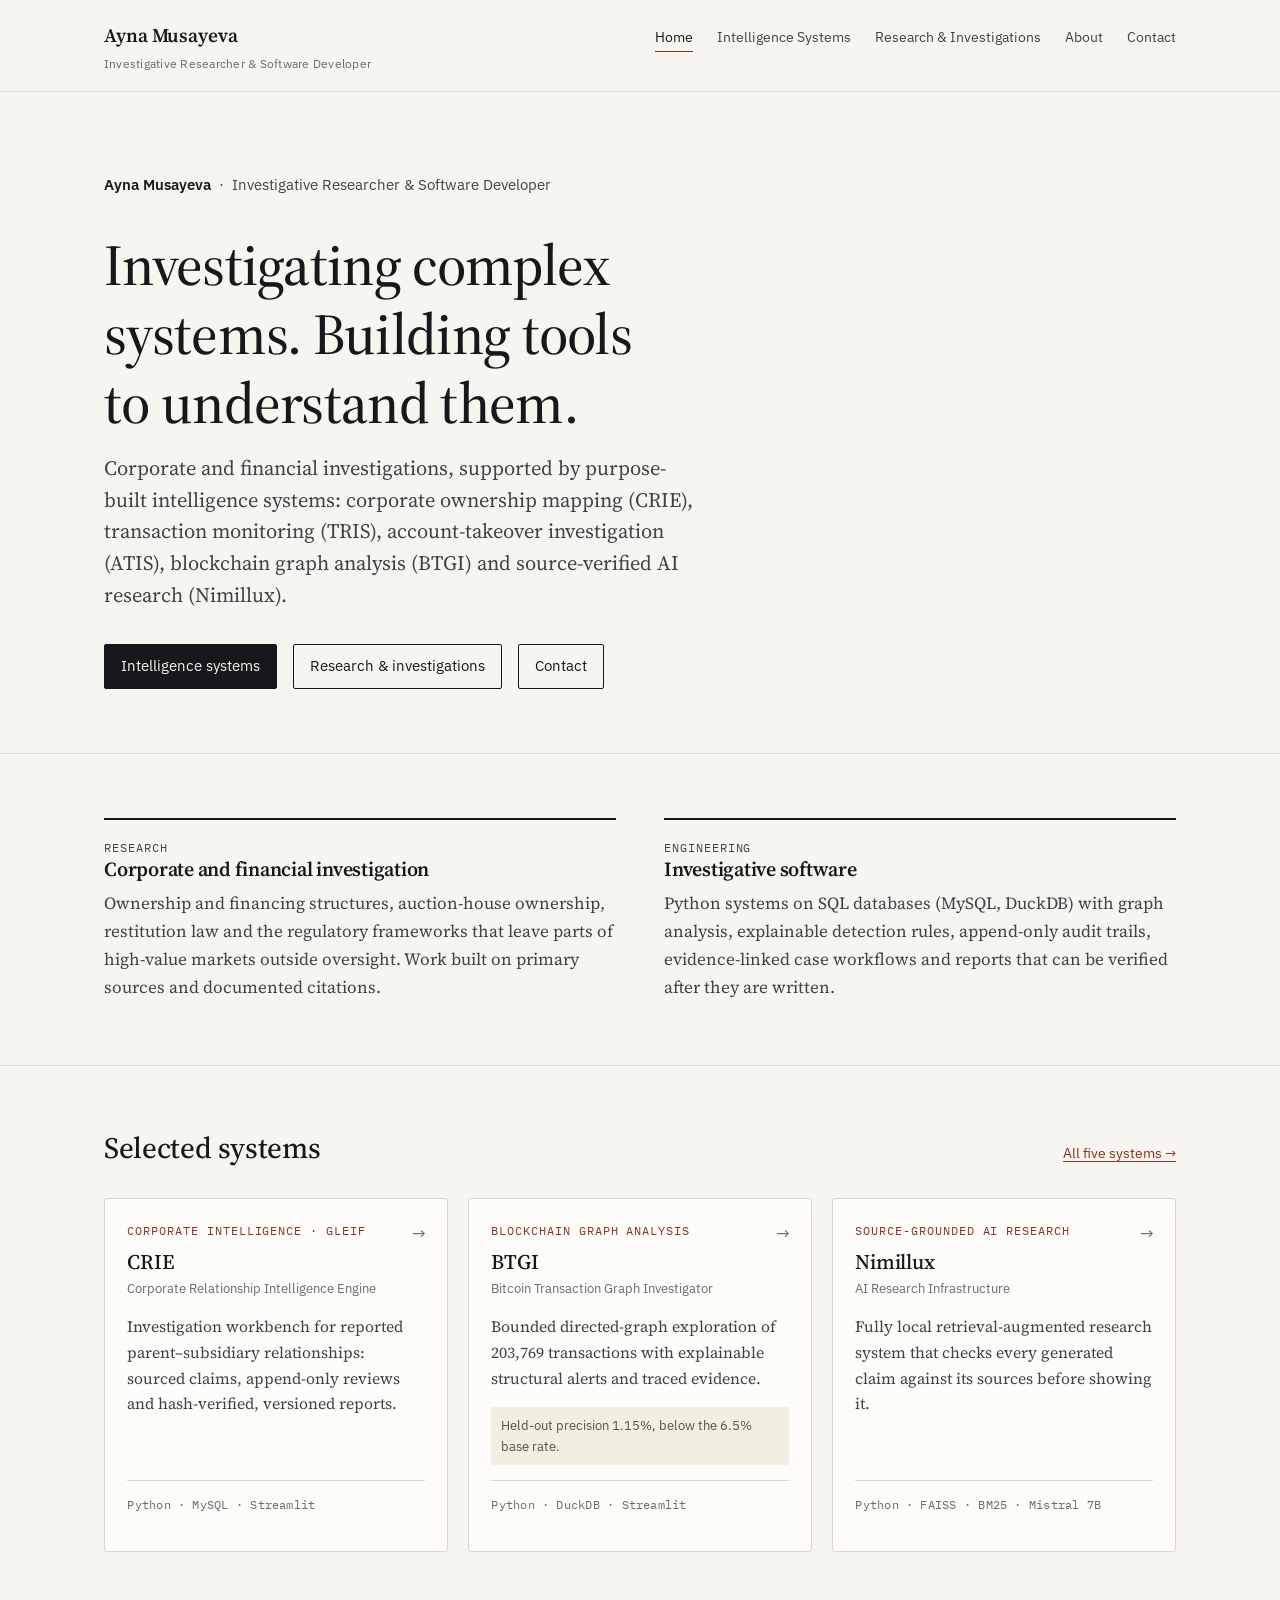
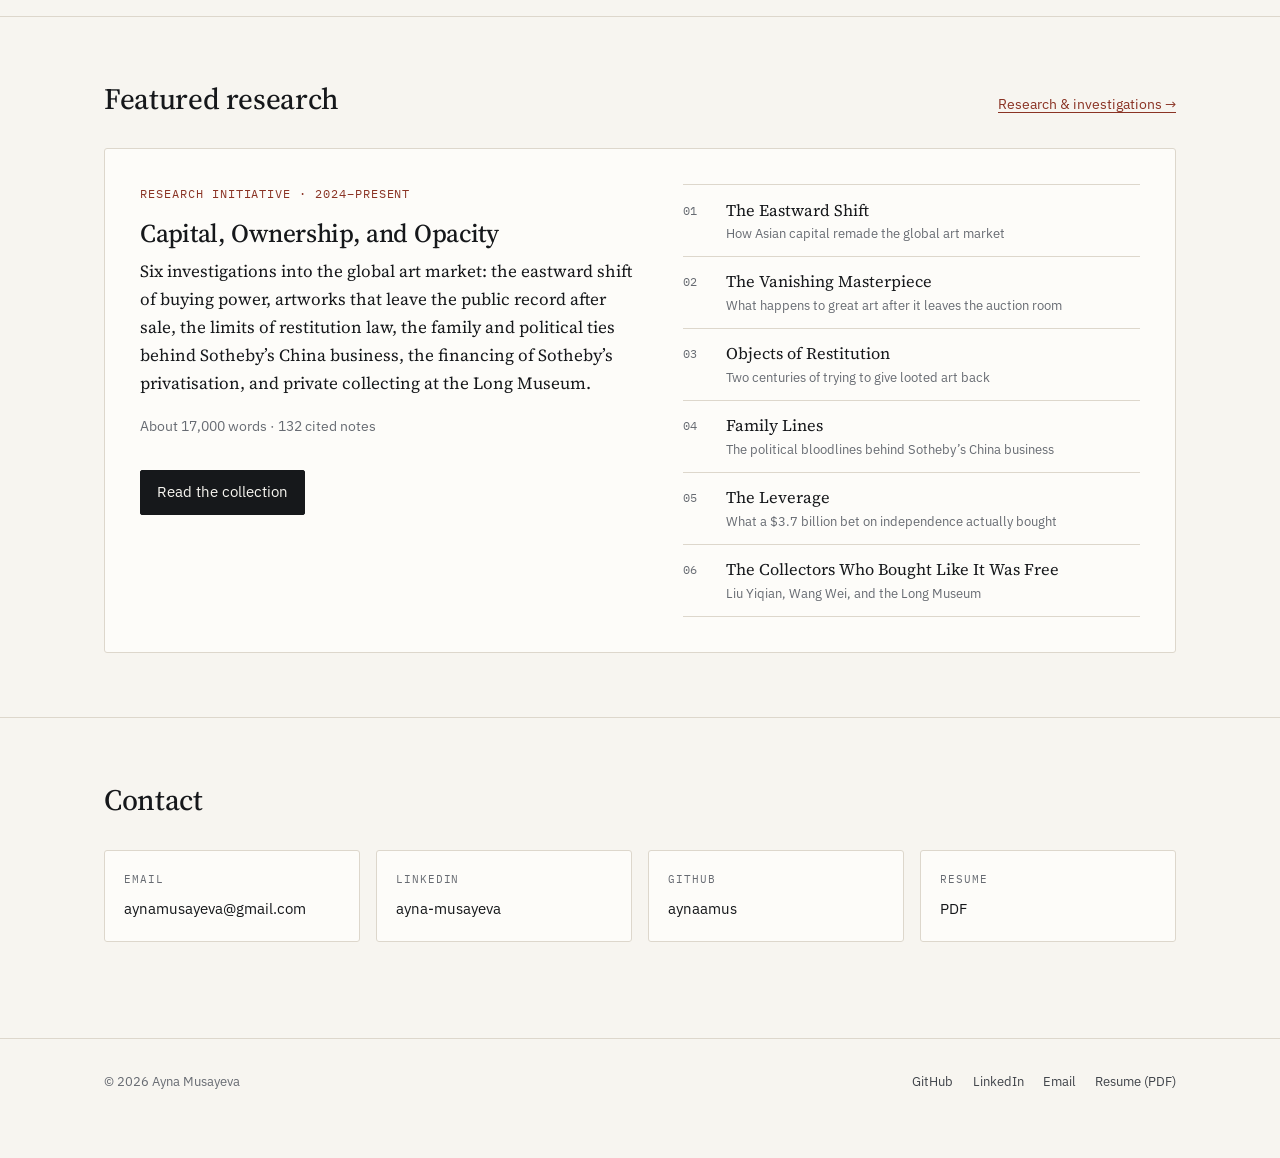
<file: index.html>
<!doctype html>
<html lang="en">
<head>
<meta charset="utf-8">
<meta name="viewport" content="width=device-width, initial-scale=1">
<title>Ayna Musayeva — Investigative Researcher &amp; Software Developer</title>
<meta name="description" content="Ayna Musayeva: investigative research into corporate ownership, financial networks and the art market, and analytical software for investigating complex datasets.">
<meta name="color-scheme" content="light dark">
<link rel="icon" href="data:,">
<link rel="preconnect" href="https://fonts.googleapis.com">
<link rel="preconnect" href="https://fonts.gstatic.com" crossorigin>
<link rel="stylesheet" href="https://fonts.googleapis.com/css2?family=IBM+Plex+Mono:wght@400;500&amp;family=IBM+Plex+Sans:wght@400;600&amp;family=Source+Serif+4:ital,opsz,wght@0,8..60,400;0,8..60,500;0,8..60,600;1,8..60,400&amp;display=swap">
<link rel="stylesheet" href="style.css">
</head>
<body id="top">
<a class="skip-link" href="#main">Skip to content</a>
<header class="site-header">
  <div class="container">
    <a class="wordmark" href="index.html">Ayna Musayeva<span>Investigative Researcher &amp; Software Developer</span></a>
    <nav class="site-nav" aria-label="Main">
      <ul>
        <li><a href="index.html" aria-current="page">Home</a></li>
        <li><a href="systems.html">Intelligence Systems</a></li>
        <li><a href="investigations.html">Research &amp; Investigations</a></li>
        <li><a href="about.html">About</a></li>
        <li><a href="contact.html">Contact</a></li>
      </ul>
    </nav>
  </div>
</header>
<main id="main">

<section class="hero">
  <div class="container">
    <p class="identity"><strong>Ayna Musayeva</strong> &nbsp;·&nbsp; Investigative Researcher &amp; Software Developer</p>
    <h1>Investigating complex systems. Building tools to understand them.</h1>
    <p class="lede">Corporate and financial investigations, supported by purpose-built intelligence
      systems: corporate ownership mapping (CRIE), transaction monitoring (TRIS), account-takeover
      investigation (ATIS), blockchain graph analysis (BTGI) and source-verified AI research
      (Nimillux).</p>
    <div class="actions">
      <a class="button primary" href="systems.html">Intelligence systems</a>
      <a class="button" href="investigations.html">Research &amp; investigations</a>
      <a class="button" href="contact.html">Contact</a>
    </div>
  </div>
</section>

<section class="section">
  <div class="container">
    <div class="two-col">
      <div class="strength">
        <p class="kicker">Research</p>
        <h3>Corporate and financial investigation</h3>
        <p>Ownership and financing structures, auction-house ownership, restitution law and the
          regulatory frameworks that leave parts of high-value markets outside oversight. Work built
          on primary sources and documented citations.</p>
      </div>
      <div class="strength">
        <p class="kicker">Engineering</p>
        <h3>Investigative software</h3>
        <p>Python systems on SQL databases (MySQL, DuckDB) with graph analysis, explainable detection
          rules, append-only audit trails, evidence-linked case workflows and reports that can be
          verified after they are written.</p>
      </div>
    </div>
  </div>
</section>

<section class="section" aria-labelledby="systems-h">
  <div class="container">
    <div class="section-head">
      <h2 id="systems-h">Selected systems</h2>
      <a href="systems.html">All five systems &rarr;</a>
    </div>
    <div class="cards">
      <div class="card">
        <span class="arrow" aria-hidden="true">&rarr;</span>
        <p class="kicker">Corporate intelligence · GLEIF</p>
        <h3><a href="crie.html">CRIE</a></h3>
        <p class="full">Corporate Relationship Intelligence Engine</p>
        <p class="summary">Investigation workbench for reported parent–subsidiary relationships:
          sourced claims, append-only reviews and hash-verified, versioned reports.</p>
        <p class="meta">Python · MySQL · Streamlit</p>
      </div>
      <div class="card">
        <span class="arrow" aria-hidden="true">&rarr;</span>
        <p class="kicker">Blockchain graph analysis</p>
        <h3><a href="btgi.html">BTGI</a></h3>
        <p class="full">Bitcoin Transaction Graph Investigator</p>
        <p class="summary">Bounded directed-graph exploration of 203,769 transactions with
          explainable structural alerts and traced evidence.</p>
        <p class="result">Held-out precision 1.15%, below the 6.5% base rate.</p>
        <p class="meta">Python · DuckDB · Streamlit</p>
      </div>
      <div class="card">
        <span class="arrow" aria-hidden="true">&rarr;</span>
        <p class="kicker">Source-grounded AI research</p>
        <h3><a href="nimillux.html">Nimillux</a></h3>
        <p class="full">AI Research Infrastructure</p>
        <p class="summary">Fully local retrieval-augmented research system that checks every
          generated claim against its sources before showing it.</p>
        <p class="meta">Python · FAISS · BM25 · Mistral 7B</p>
      </div>
    </div>
  </div>
</section>

<section class="section" aria-labelledby="research-h">
  <div class="container">
    <div class="section-head">
      <h2 id="research-h">Featured research</h2>
      <a href="investigations.html">Research &amp; investigations &rarr;</a>
    </div>
    <div class="feature">
      <div>
        <p class="kicker">Research initiative · 2024–present</p>
        <h3>Capital, Ownership, and Opacity</h3>
        <p>Six investigations into the global art market: the eastward shift of buying power,
          artworks that leave the public record after sale, the limits of restitution law, the
          family and political ties behind Sotheby’s China business, the financing of Sotheby’s
          privatisation, and private collecting at the Long Museum.</p>
        <p class="small muted">About 17,000 words · 132 cited notes</p>
        <div class="actions"><a class="button primary" href="research.html">Read the collection</a></div>
      </div>
      <ol class="chapters">
        <li><a href="research.html#ch1"><span><span class="t">The Eastward Shift</span><span class="s">How Asian capital remade the global art market</span></span></a></li>
        <li><a href="research.html#ch2"><span><span class="t">The Vanishing Masterpiece</span><span class="s">What happens to great art after it leaves the auction room</span></span></a></li>
        <li><a href="research.html#ch3"><span><span class="t">Objects of Restitution</span><span class="s">Two centuries of trying to give looted art back</span></span></a></li>
        <li><a href="research.html#ch4"><span><span class="t">Family Lines</span><span class="s">The political bloodlines behind Sotheby’s China business</span></span></a></li>
        <li><a href="research.html#ch5"><span><span class="t">The Leverage</span><span class="s">What a $3.7 billion bet on independence actually bought</span></span></a></li>
        <li><a href="research.html#ch6"><span><span class="t">The Collectors Who Bought Like It Was Free</span><span class="s">Liu Yiqian, Wang Wei, and the Long Museum</span></span></a></li>
      </ol>
    </div>
  </div>
</section>

<section class="section" aria-labelledby="contact-h">
  <div class="container">
    <div class="section-head"><h2 id="contact-h">Contact</h2></div>
    <div class="contact-grid">
      <a href="mailto:aynamusayeva@gmail.com"><span class="k">Email</span><span class="v">aynamusayeva@gmail.com</span></a>
      <a href="https://www.linkedin.com/in/ayna-musayeva-340612180/" rel="noopener"><span class="k">LinkedIn</span><span class="v">ayna-musayeva</span></a>
      <a href="https://github.com/aynaamus" rel="noopener"><span class="k">GitHub</span><span class="v">aynaamus</span></a>
      <a href="Ayna-Musayeva-Resume.pdf"><span class="k">Resume</span><span class="v">PDF</span></a>
    </div>
  </div>
</section>

</main>

<footer class="site-footer">
  <div class="container">
    <p>&copy; 2026 Ayna Musayeva</p>
    <ul>
      <li><a href="https://github.com/aynaamus" rel="noopener">GitHub</a></li>
      <li><a href="https://www.linkedin.com/in/ayna-musayeva-340612180/" rel="noopener">LinkedIn</a></li>
      <li><a href="mailto:aynamusayeva@gmail.com">Email</a></li>
      <li><a href="Ayna-Musayeva-Resume.pdf">Resume (PDF)</a></li>
    </ul>
  </div>
</footer>
</body>
</html>
</file>
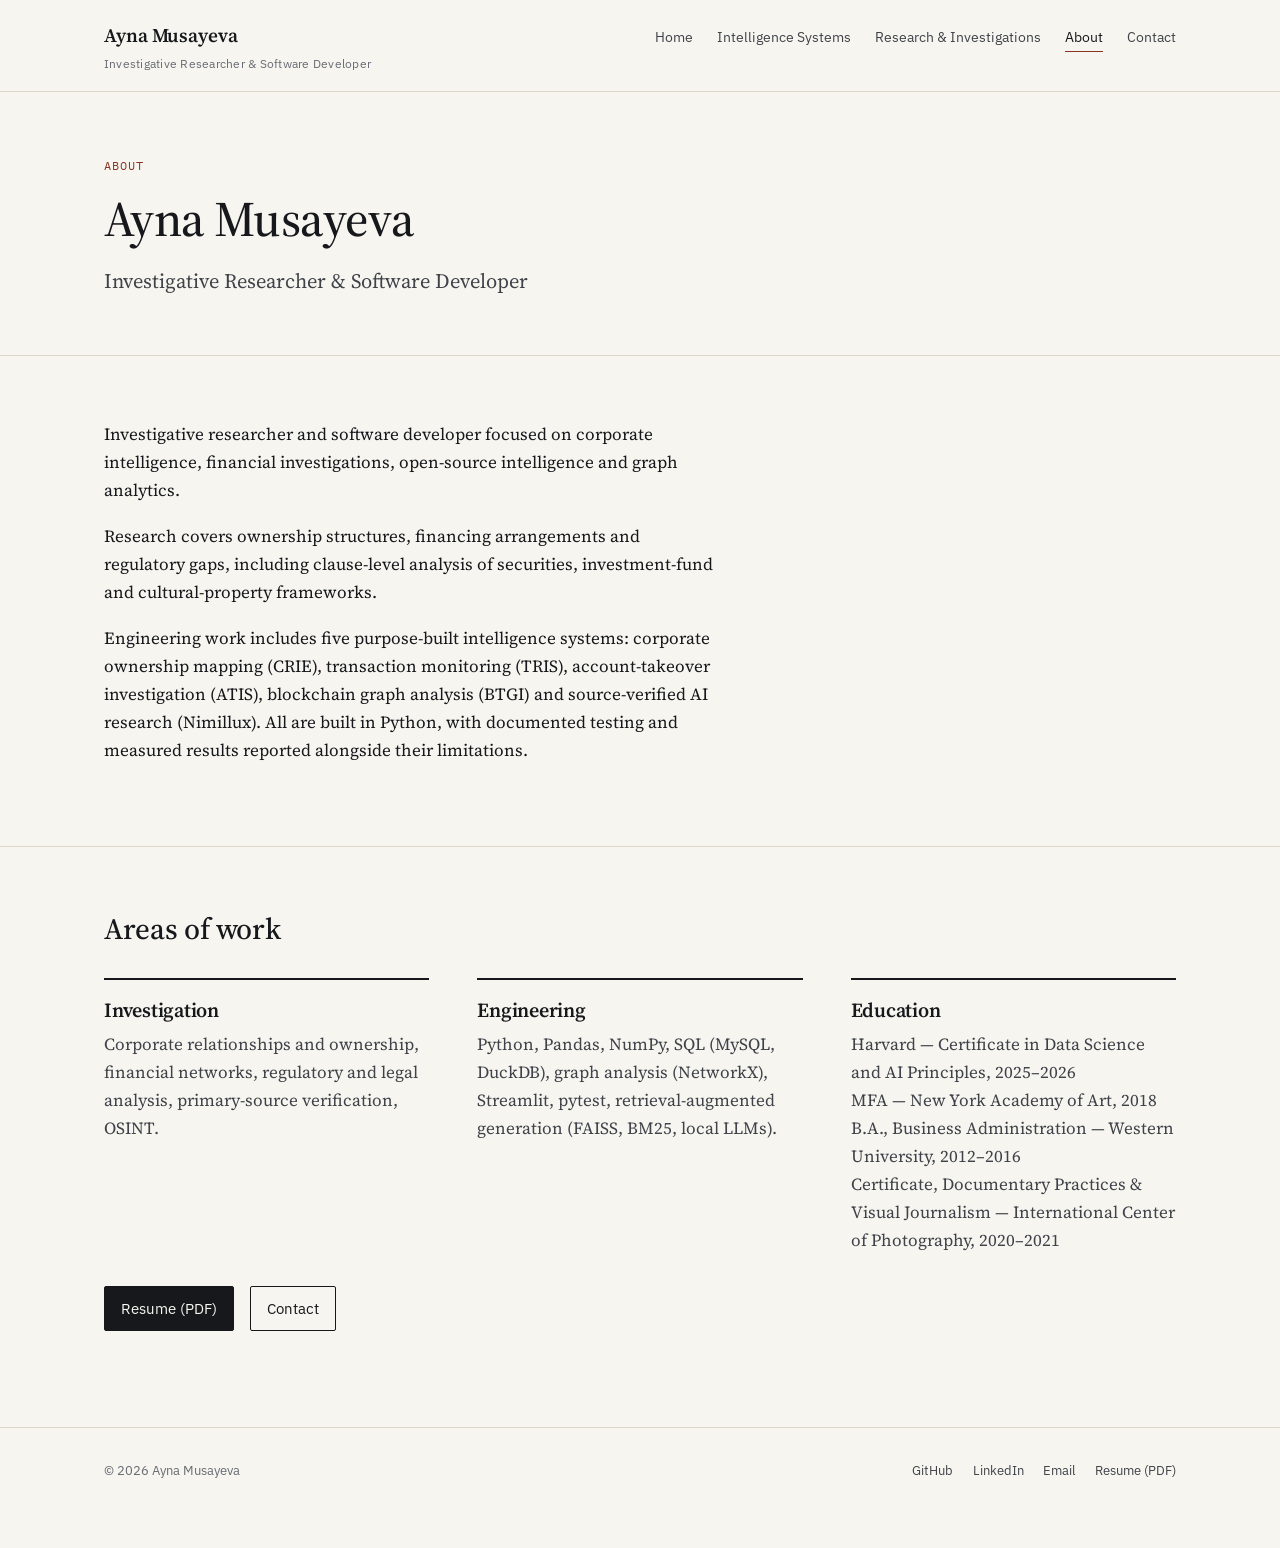
<file: about.html>
<!doctype html>
<html lang="en">
<head>
<meta charset="utf-8">
<meta name="viewport" content="width=device-width, initial-scale=1">
<title>About — Ayna Musayeva</title>
<meta name="description" content="Ayna Musayeva: investigative researcher and software developer working on corporate intelligence, financial investigations, OSINT and graph analytics.">
<meta name="color-scheme" content="light dark">
<link rel="icon" href="data:,">
<link rel="preconnect" href="https://fonts.googleapis.com">
<link rel="preconnect" href="https://fonts.gstatic.com" crossorigin>
<link rel="stylesheet" href="https://fonts.googleapis.com/css2?family=IBM+Plex+Mono:wght@400;500&amp;family=IBM+Plex+Sans:wght@400;600&amp;family=Source+Serif+4:ital,opsz,wght@0,8..60,400;0,8..60,500;0,8..60,600;1,8..60,400&amp;display=swap">
<link rel="stylesheet" href="style.css">
</head>
<body id="top">
<a class="skip-link" href="#main">Skip to content</a>
<header class="site-header">
  <div class="container">
    <a class="wordmark" href="index.html">Ayna Musayeva<span>Investigative Researcher &amp; Software Developer</span></a>
    <nav class="site-nav" aria-label="Main">
      <ul>
        <li><a href="index.html">Home</a></li>
        <li><a href="systems.html">Intelligence Systems</a></li>
        <li><a href="investigations.html">Research &amp; Investigations</a></li>
        <li><a href="about.html" aria-current="page">About</a></li>
        <li><a href="contact.html">Contact</a></li>
      </ul>
    </nav>
  </div>
</header>
<main id="main">

<section class="page-head">
  <div class="container">
    <p class="kicker">About</p>
    <h1>Ayna Musayeva</h1>
    <p class="lede">Investigative Researcher &amp; Software Developer</p>
  </div>
</section>

<section class="section">
  <div class="container">
    <div class="prose">
      <p>Investigative researcher and software developer focused on corporate intelligence,
        financial investigations, open-source intelligence and graph analytics.</p>
      <p>Research covers ownership structures, financing arrangements and regulatory gaps, including
        clause-level analysis of securities, investment-fund and cultural-property frameworks.</p>
      <p>Engineering work includes five purpose-built intelligence systems: corporate ownership
        mapping (CRIE), transaction monitoring (TRIS), account-takeover investigation (ATIS),
        blockchain graph analysis (BTGI) and source-verified AI research (Nimillux). All are built
        in Python, with documented testing and measured results reported alongside their
        limitations.</p>
    </div>
  </div>
</section>

<section class="section" aria-labelledby="focus-h">
  <div class="container">
    <div class="section-head"><h2 id="focus-h">Areas of work</h2></div>
    <div class="two-col">
      <div class="strength">
        <h3>Investigation</h3>
        <p>Corporate relationships and ownership, financial networks, regulatory and legal analysis,
          primary-source verification, OSINT.</p>
      </div>
      <div class="strength">
        <h3>Engineering</h3>
        <p>Python, Pandas, NumPy, SQL (MySQL, DuckDB), graph analysis (NetworkX), Streamlit, pytest,
          retrieval-augmented generation (FAISS, BM25, local LLMs).</p>
      </div>
      <div class="strength">
        <h3>Education</h3>
        <p>Harvard — Certificate in Data Science and AI Principles, 2025–2026<br>
          MFA — New York Academy of Art, 2018<br>
          B.A., Business Administration — Western University, 2012–2016<br>
          Certificate, Documentary Practices &amp; Visual Journalism — International Center of
          Photography, 2020–2021</p>
      </div>
    </div>
    <div class="actions">
      <a class="button primary" href="Ayna-Musayeva-Resume.pdf">Resume (PDF)</a>
      <a class="button" href="contact.html">Contact</a>
    </div>
  </div>
</section>

</main>

<footer class="site-footer">
  <div class="container">
    <p>&copy; 2026 Ayna Musayeva</p>
    <ul>
      <li><a href="https://github.com/aynaamus" rel="noopener">GitHub</a></li>
      <li><a href="https://www.linkedin.com/in/ayna-musayeva-340612180/" rel="noopener">LinkedIn</a></li>
      <li><a href="mailto:aynamusayeva@gmail.com">Email</a></li>
      <li><a href="Ayna-Musayeva-Resume.pdf">Resume (PDF)</a></li>
    </ul>
  </div>
</footer>
</body>
</html>
</file>
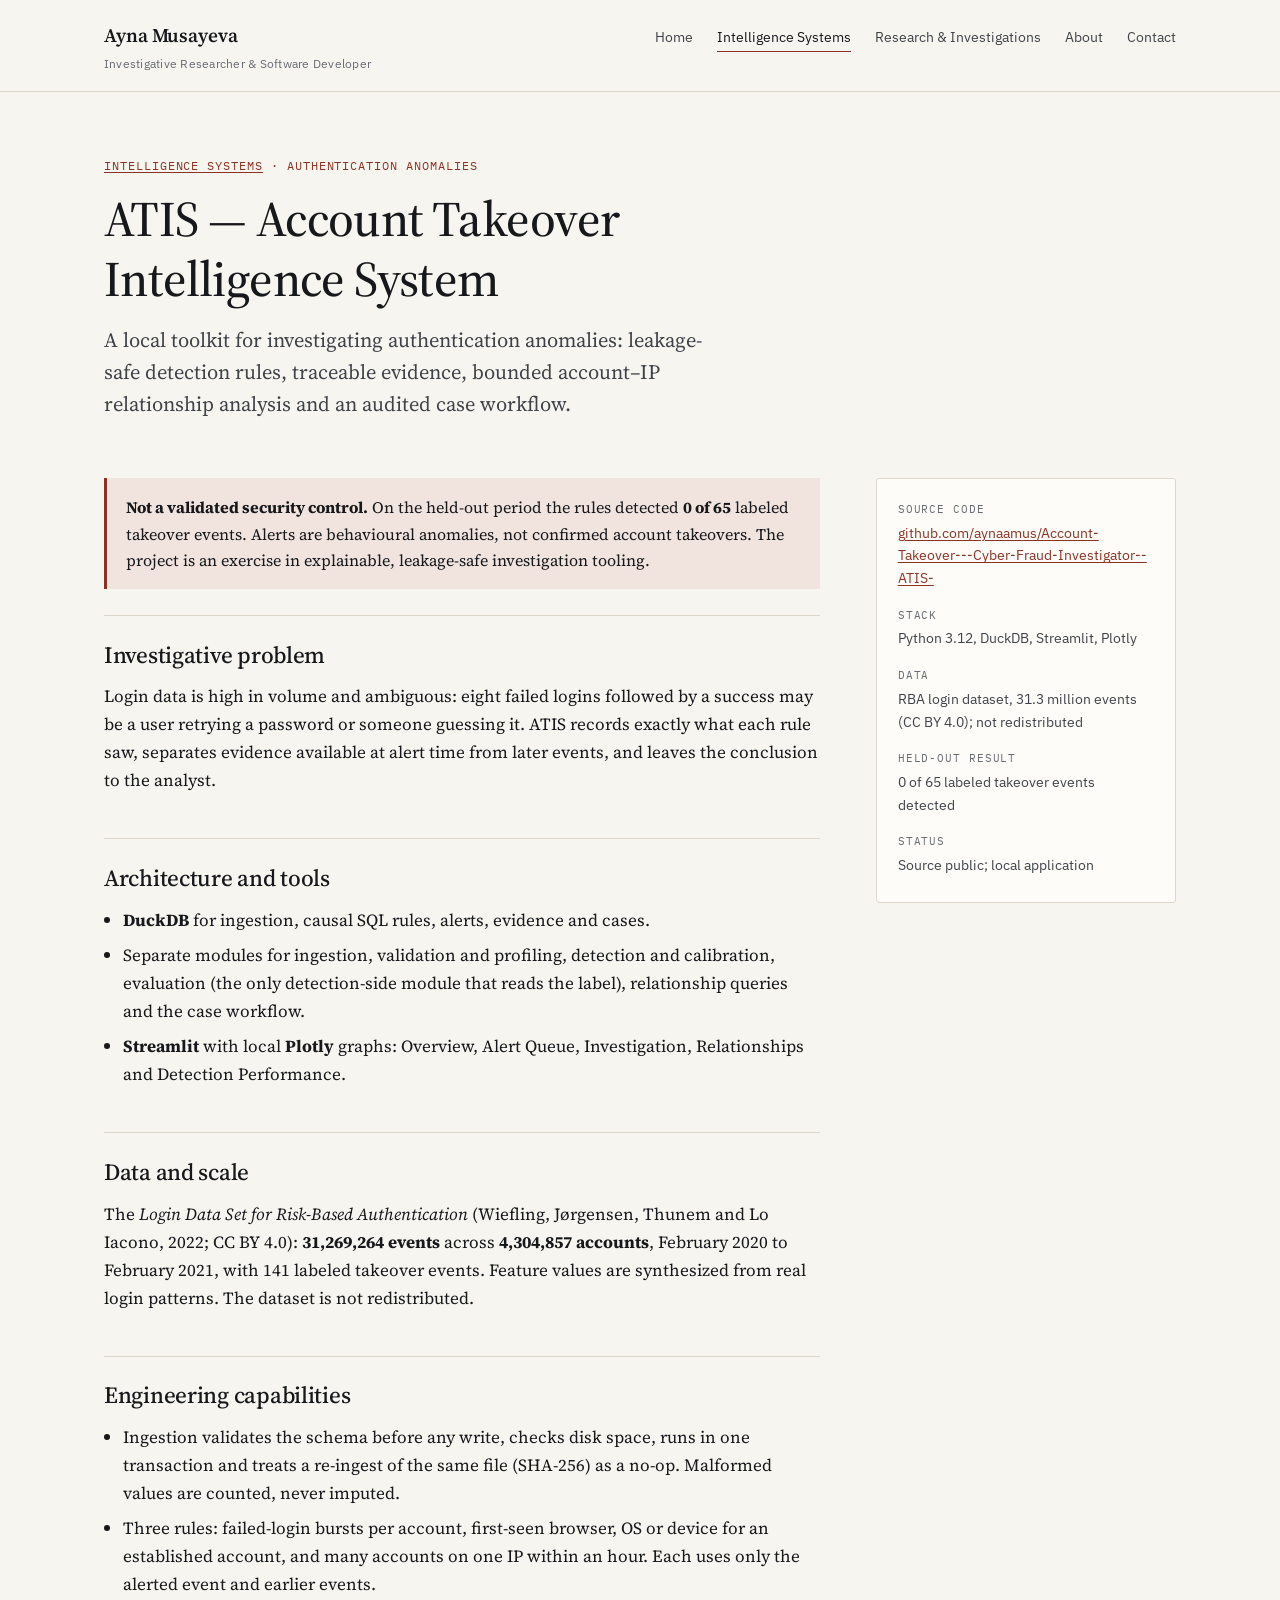
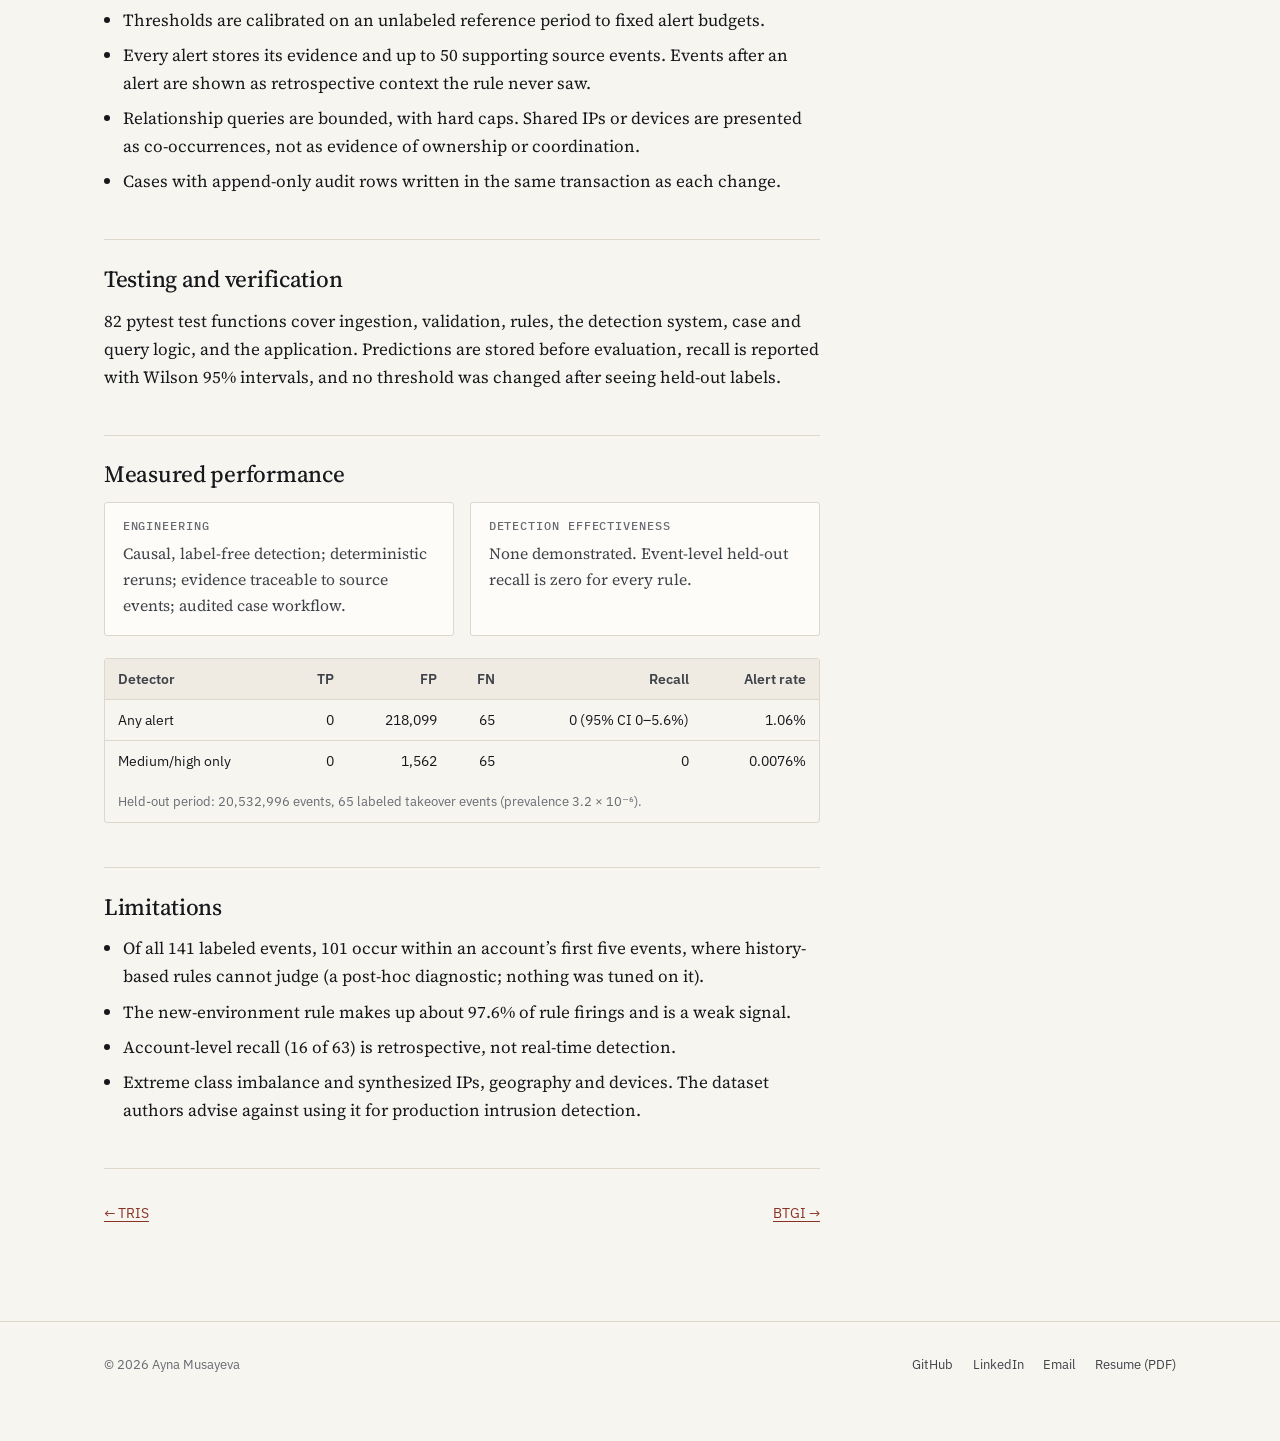
<file: atis.html>
<!doctype html>
<html lang="en">
<head>
<meta charset="utf-8">
<meta name="viewport" content="width=device-width, initial-scale=1">
<title>ATIS — Account Takeover Intelligence System — Ayna Musayeva</title>
<meta name="description" content="ATIS: explainable authentication-anomaly detection and investigation tooling on 31.3 million synthesized login events, with a held-out evaluation that detected none of 65 labeled takeovers.">
<meta name="color-scheme" content="light dark">
<link rel="icon" href="data:,">
<link rel="preconnect" href="https://fonts.googleapis.com">
<link rel="preconnect" href="https://fonts.gstatic.com" crossorigin>
<link rel="stylesheet" href="https://fonts.googleapis.com/css2?family=IBM+Plex+Mono:wght@400;500&amp;family=IBM+Plex+Sans:wght@400;600&amp;family=Source+Serif+4:ital,opsz,wght@0,8..60,400;0,8..60,500;0,8..60,600;1,8..60,400&amp;display=swap">
<link rel="stylesheet" href="style.css">
</head>
<body id="top">
<a class="skip-link" href="#main">Skip to content</a>
<header class="site-header">
  <div class="container">
    <a class="wordmark" href="index.html">Ayna Musayeva<span>Investigative Researcher &amp; Software Developer</span></a>
    <nav class="site-nav" aria-label="Main">
      <ul>
        <li><a href="index.html">Home</a></li>
        <li><a href="systems.html" aria-current="page">Intelligence Systems</a></li>
        <li><a href="investigations.html">Research &amp; Investigations</a></li>
        <li><a href="about.html">About</a></li>
        <li><a href="contact.html">Contact</a></li>
      </ul>
    </nav>
  </div>
</header>
<main id="main">

<section class="page-head">
  <div class="container">
    <p class="kicker"><a href="systems.html">Intelligence systems</a> · Authentication anomalies</p>
    <h1>ATIS — Account Takeover Intelligence System</h1>
    <p class="lede">A local toolkit for investigating authentication anomalies: leakage-safe detection
      rules, traceable evidence, bounded account–IP relationship analysis and an audited case
      workflow.</p>
  </div>
</section>

<div class="container">
<div class="project">
<article>

  <div class="notice">
    <p><strong>Not a validated security control.</strong> On the held-out period the rules detected
      <strong>0 of 65</strong> labeled takeover events. Alerts are behavioural anomalies, not confirmed
      account takeovers. The project is an exercise in explainable, leakage-safe investigation
      tooling.</p>
  </div>

  <section>
    <h2>Investigative problem</h2>
    <p>Login data is high in volume and ambiguous: eight failed logins followed by a success may be a
      user retrying a password or someone guessing it. ATIS records exactly what each rule saw, separates
      evidence available at alert time from later events, and leaves the conclusion to the analyst.</p>
  </section>

  <section>
    <h2>Architecture and tools</h2>
    <ul>
      <li><strong>DuckDB</strong> for ingestion, causal SQL rules, alerts, evidence and cases.</li>
      <li>Separate modules for ingestion, validation and profiling, detection and calibration,
        evaluation (the only detection-side module that reads the label), relationship queries and the
        case workflow.</li>
      <li><strong>Streamlit</strong> with local <strong>Plotly</strong> graphs: Overview, Alert Queue,
        Investigation, Relationships and Detection Performance.</li>
    </ul>
  </section>

  <section>
    <h2>Data and scale</h2>
    <p>The <em>Login Data Set for Risk-Based Authentication</em> (Wiefling, Jørgensen, Thunem and Lo
      Iacono, 2022; CC BY 4.0): <strong>31,269,264 events</strong> across <strong>4,304,857
      accounts</strong>, February 2020 to February 2021, with 141 labeled takeover events. Feature values
      are synthesized from real login patterns. The dataset is not redistributed.</p>
  </section>

  <section>
    <h2>Engineering capabilities</h2>
    <ul>
      <li>Ingestion validates the schema before any write, checks disk space, runs in one transaction and
        treats a re-ingest of the same file (SHA-256) as a no-op. Malformed values are counted, never
        imputed.</li>
      <li>Three rules: failed-login bursts per account, first-seen browser, OS or device for an
        established account, and many accounts on one IP within an hour. Each uses only the alerted
        event and earlier events.</li>
      <li>Thresholds are calibrated on an unlabeled reference period to fixed alert budgets.</li>
      <li>Every alert stores its evidence and up to 50 supporting source events. Events after an alert
        are shown as retrospective context the rule never saw.</li>
      <li>Relationship queries are bounded, with hard caps. Shared IPs or devices are presented as
        co-occurrences, not as evidence of ownership or coordination.</li>
      <li>Cases with append-only audit rows written in the same transaction as each change.</li>
    </ul>
  </section>

  <section>
    <h2>Testing and verification</h2>
    <p>82 pytest test functions cover ingestion, validation, rules, the detection system, case and query
      logic, and the application. Predictions are stored before evaluation, recall is reported with
      Wilson 95% intervals, and no threshold was changed after seeing held-out labels.</p>
  </section>

  <section>
    <h2>Measured performance</h2>
    <div class="split">
      <div><h3>Engineering</h3><p>Causal, label-free detection; deterministic reruns; evidence traceable
        to source events; audited case workflow.</p></div>
      <div><h3>Detection effectiveness</h3><p>None demonstrated. Event-level held-out recall is zero for
        every rule.</p></div>
    </div>
    <div class="table-wrap">
      <table>
        <caption>Held-out period: 20,532,996 events, 65 labeled takeover events (prevalence 3.2 × 10⁻⁶).</caption>
        <thead><tr><th>Detector</th><th class="num">TP</th><th class="num">FP</th><th class="num">FN</th><th class="num">Recall</th><th class="num">Alert rate</th></tr></thead>
        <tbody>
          <tr><td>Any alert</td><td class="num">0</td><td class="num">218,099</td><td class="num">65</td><td class="num">0 (95% CI 0–5.6%)</td><td class="num">1.06%</td></tr>
          <tr><td>Medium/high only</td><td class="num">0</td><td class="num">1,562</td><td class="num">65</td><td class="num">0</td><td class="num">0.0076%</td></tr>
        </tbody>
      </table>
    </div>
  </section>

  <section>
    <h2>Limitations</h2>
    <ul>
      <li>Of all 141 labeled events, 101 occur within an account’s first five events, where history-based
        rules cannot judge (a post-hoc diagnostic; nothing was tuned on it).</li>
      <li>The new-environment rule makes up about 97.6% of rule firings and is a weak signal.</li>
      <li>Account-level recall (16 of 63) is retrospective, not real-time detection.</li>
      <li>Extreme class imbalance and synthesized IPs, geography and devices. The dataset authors advise
        against using it for production intrusion detection.</li>
    </ul>
  </section>

  <nav class="pager" aria-label="Projects">
    <a href="tris.html">&larr; TRIS</a>
    <a href="btgi.html">BTGI &rarr;</a>
  </nav>
</article>

<aside class="facts" aria-label="Project facts">
  <dl>
    <dt>Source code</dt>
    <dd><a href="https://github.com/aynaamus/Account-Takeover---Cyber-Fraud-Investigator--ATIS-" rel="noopener">github.com/aynaamus/Account-Takeover---Cyber-Fraud-Investigator--ATIS-</a></dd>
    <dt>Stack</dt>
    <dd>Python 3.12, DuckDB, Streamlit, Plotly</dd>
    <dt>Data</dt>
    <dd>RBA login dataset, 31.3 million events (CC BY 4.0); not redistributed</dd>
    <dt>Held-out result</dt>
    <dd>0 of 65 labeled takeover events detected</dd>
    <dt>Status</dt>
    <dd>Source public; local application</dd>
  </dl>
</aside>
</div>
</div>

</main>

<footer class="site-footer">
  <div class="container">
    <p>&copy; 2026 Ayna Musayeva</p>
    <ul>
      <li><a href="https://github.com/aynaamus" rel="noopener">GitHub</a></li>
      <li><a href="https://www.linkedin.com/in/ayna-musayeva-340612180/" rel="noopener">LinkedIn</a></li>
      <li><a href="mailto:aynamusayeva@gmail.com">Email</a></li>
      <li><a href="Ayna-Musayeva-Resume.pdf">Resume (PDF)</a></li>
    </ul>
  </div>
</footer>
</body>
</html>
</file>
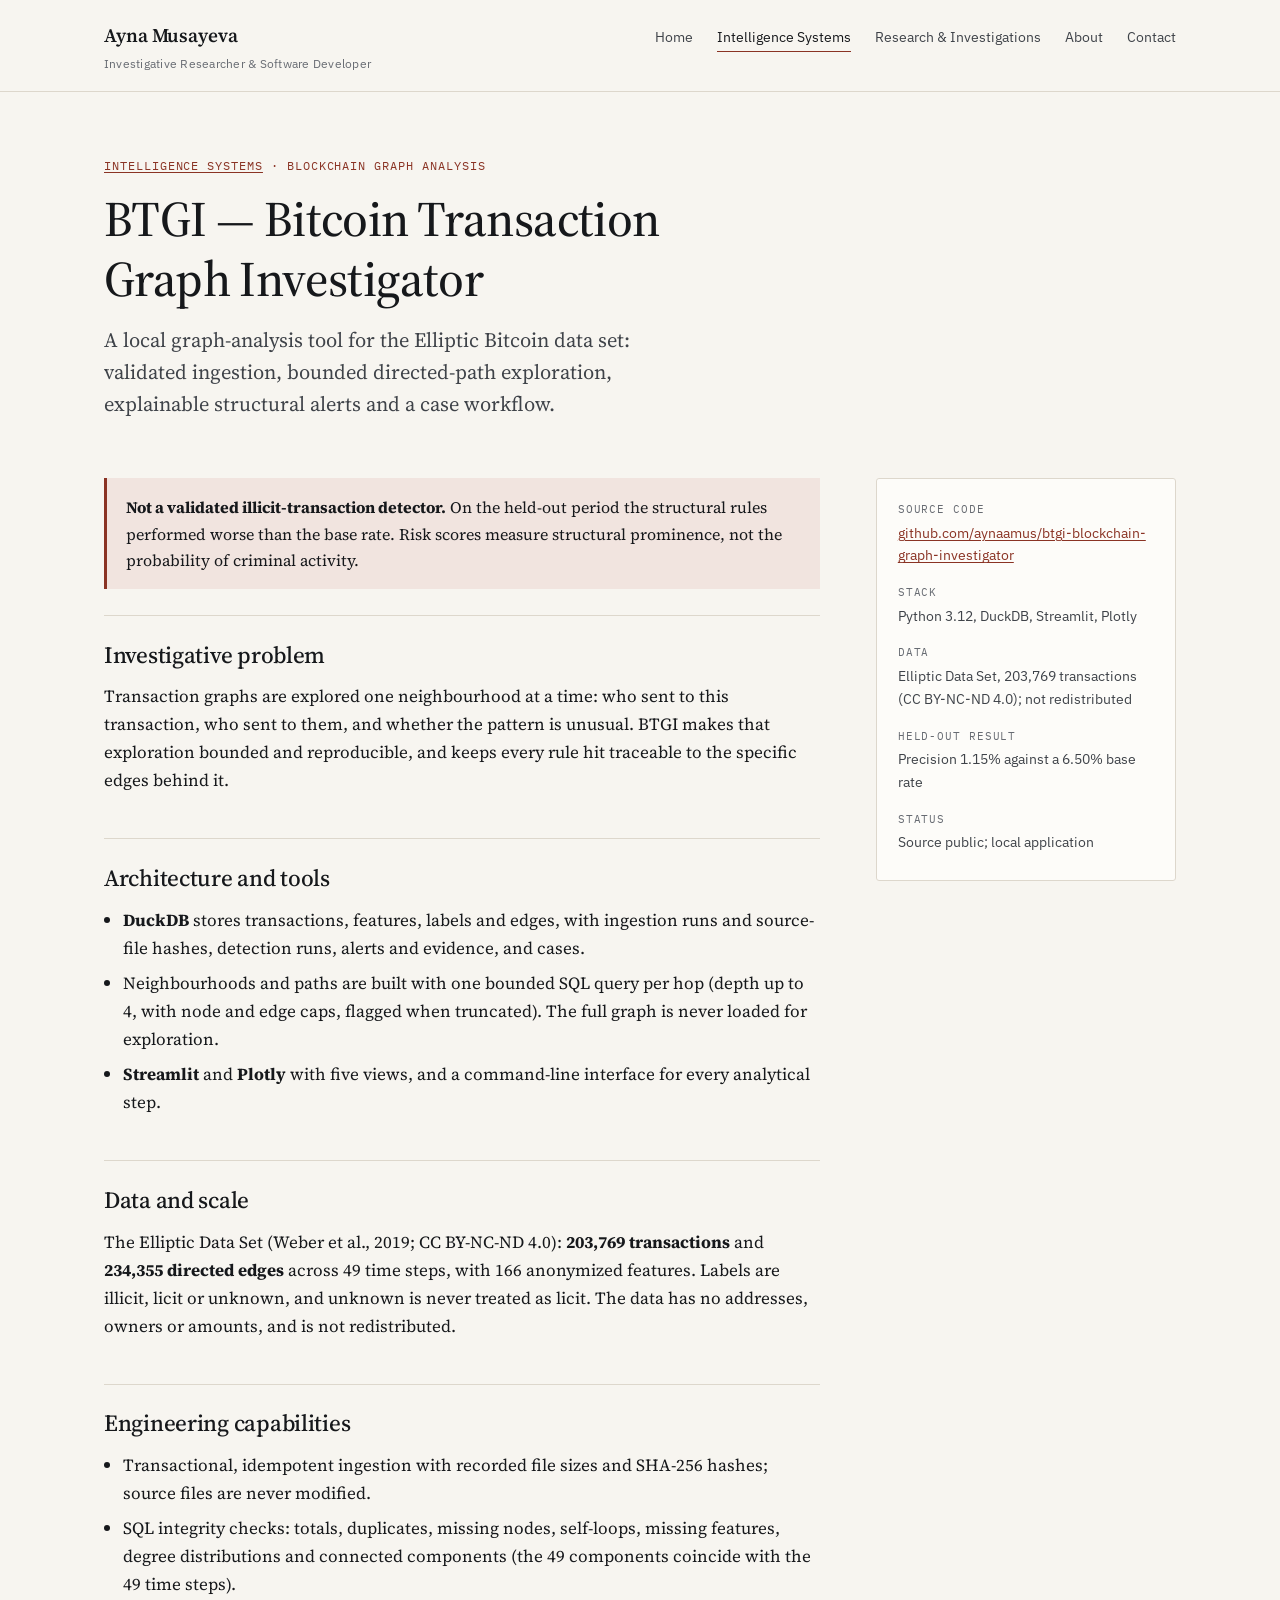
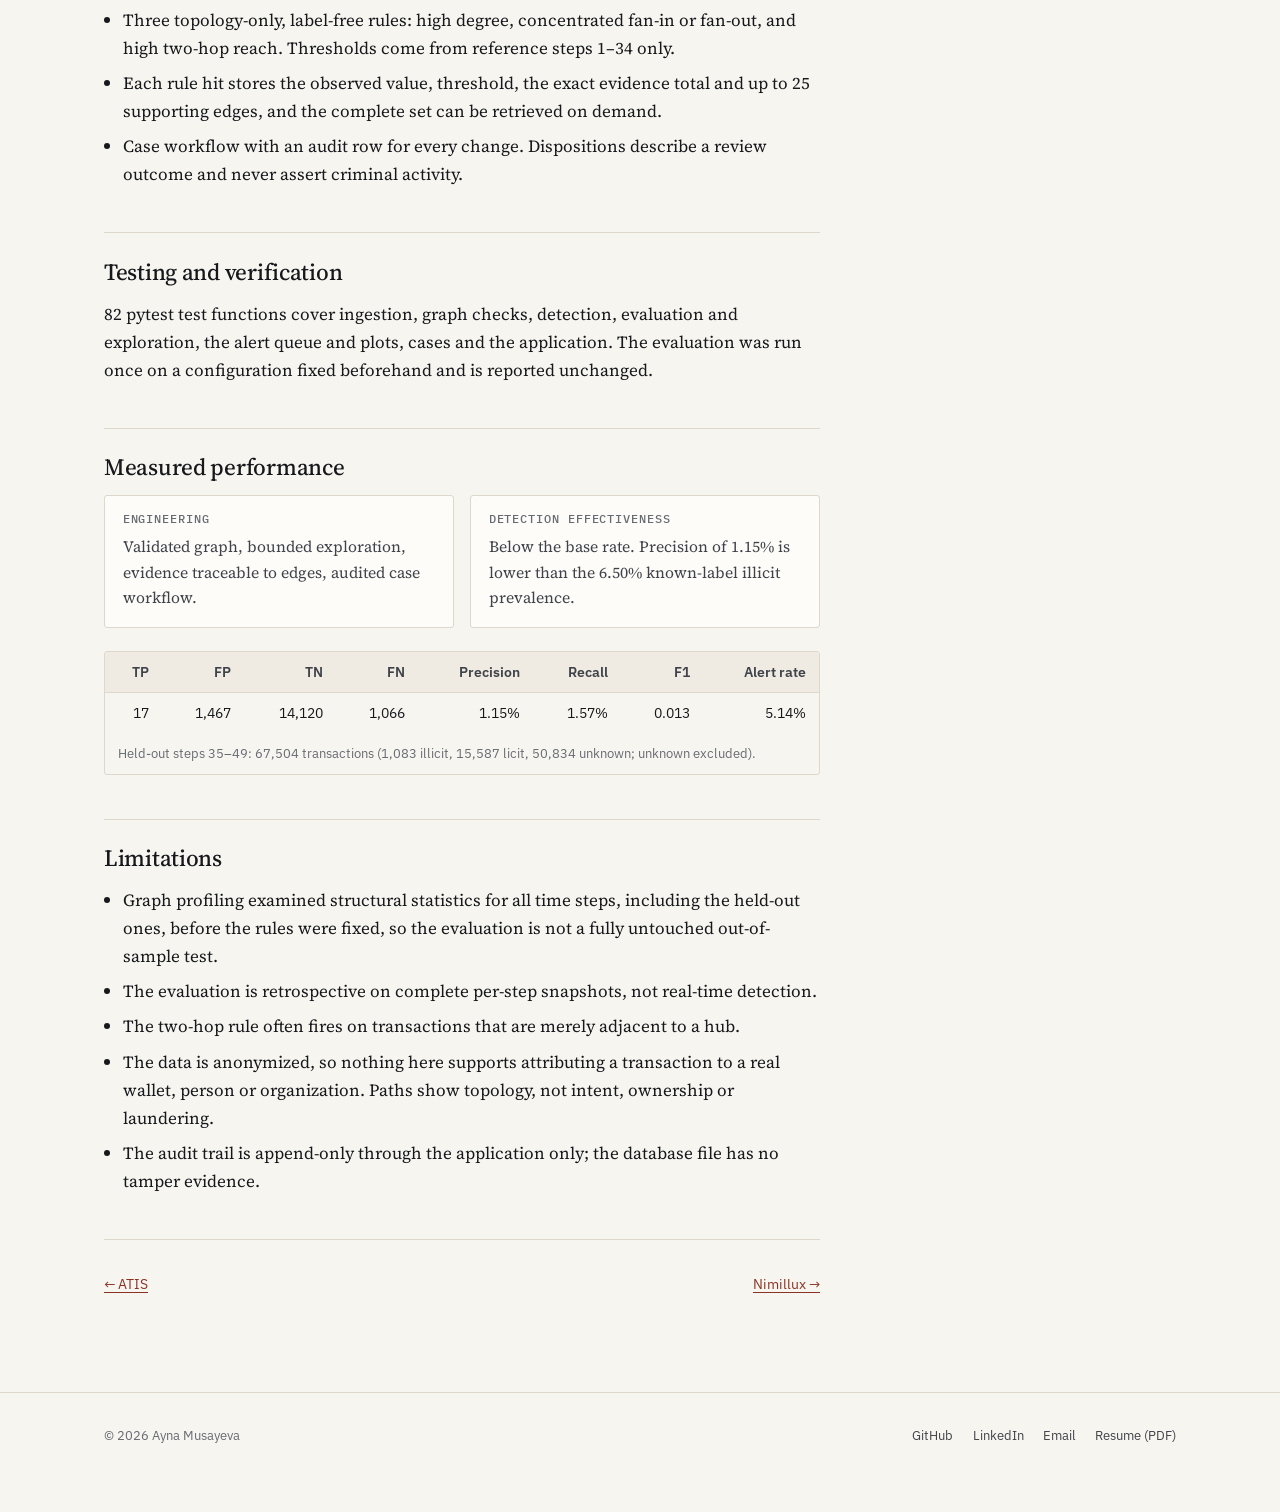
<file: btgi.html>
<!doctype html>
<html lang="en">
<head>
<meta charset="utf-8">
<meta name="viewport" content="width=device-width, initial-scale=1">
<title>BTGI — Bitcoin Transaction Graph Investigator — Ayna Musayeva</title>
<meta name="description" content="BTGI: local graph analysis of the Elliptic Bitcoin data set with bounded path exploration, explainable structural alerts and traced evidence. Not a validated illicit-transaction detector.">
<meta name="color-scheme" content="light dark">
<link rel="icon" href="data:,">
<link rel="preconnect" href="https://fonts.googleapis.com">
<link rel="preconnect" href="https://fonts.gstatic.com" crossorigin>
<link rel="stylesheet" href="https://fonts.googleapis.com/css2?family=IBM+Plex+Mono:wght@400;500&amp;family=IBM+Plex+Sans:wght@400;600&amp;family=Source+Serif+4:ital,opsz,wght@0,8..60,400;0,8..60,500;0,8..60,600;1,8..60,400&amp;display=swap">
<link rel="stylesheet" href="style.css">
</head>
<body id="top">
<a class="skip-link" href="#main">Skip to content</a>
<header class="site-header">
  <div class="container">
    <a class="wordmark" href="index.html">Ayna Musayeva<span>Investigative Researcher &amp; Software Developer</span></a>
    <nav class="site-nav" aria-label="Main">
      <ul>
        <li><a href="index.html">Home</a></li>
        <li><a href="systems.html" aria-current="page">Intelligence Systems</a></li>
        <li><a href="investigations.html">Research &amp; Investigations</a></li>
        <li><a href="about.html">About</a></li>
        <li><a href="contact.html">Contact</a></li>
      </ul>
    </nav>
  </div>
</header>
<main id="main">

<section class="page-head">
  <div class="container">
    <p class="kicker"><a href="systems.html">Intelligence systems</a> · Blockchain graph analysis</p>
    <h1>BTGI — Bitcoin Transaction Graph Investigator</h1>
    <p class="lede">A local graph-analysis tool for the Elliptic Bitcoin data set: validated ingestion,
      bounded directed-path exploration, explainable structural alerts and a case workflow.</p>
  </div>
</section>

<div class="container">
<div class="project">
<article>

  <div class="notice">
    <p><strong>Not a validated illicit-transaction detector.</strong> On the held-out period the
      structural rules performed worse than the base rate. Risk scores measure structural prominence,
      not the probability of criminal activity.</p>
  </div>

  <section>
    <h2>Investigative problem</h2>
    <p>Transaction graphs are explored one neighbourhood at a time: who sent to this transaction, who
      sent to them, and whether the pattern is unusual. BTGI makes that exploration bounded and
      reproducible, and keeps every rule hit traceable to the specific edges behind it.</p>
  </section>

  <section>
    <h2>Architecture and tools</h2>
    <ul>
      <li><strong>DuckDB</strong> stores transactions, features, labels and edges, with ingestion runs and
        source-file hashes, detection runs, alerts and evidence, and cases.</li>
      <li>Neighbourhoods and paths are built with one bounded SQL query per hop (depth up to 4, with node
        and edge caps, flagged when truncated). The full graph is never loaded for exploration.</li>
      <li><strong>Streamlit</strong> and <strong>Plotly</strong> with five views, and a command-line
        interface for every analytical step.</li>
    </ul>
  </section>

  <section>
    <h2>Data and scale</h2>
    <p>The Elliptic Data Set (Weber et al., 2019; CC BY-NC-ND 4.0): <strong>203,769 transactions</strong>
      and <strong>234,355 directed edges</strong> across 49 time steps, with 166 anonymized features.
      Labels are illicit, licit or unknown, and unknown is never treated as licit. The data has no
      addresses, owners or amounts, and is not redistributed.</p>
  </section>

  <section>
    <h2>Engineering capabilities</h2>
    <ul>
      <li>Transactional, idempotent ingestion with recorded file sizes and SHA-256 hashes; source files are
        never modified.</li>
      <li>SQL integrity checks: totals, duplicates, missing nodes, self-loops, missing features, degree
        distributions and connected components (the 49 components coincide with the 49 time steps).</li>
      <li>Three topology-only, label-free rules: high degree, concentrated fan-in or fan-out, and high
        two-hop reach. Thresholds come from reference steps 1–34 only.</li>
      <li>Each rule hit stores the observed value, threshold, the exact evidence total and up to 25
        supporting edges, and the complete set can be retrieved on demand.</li>
      <li>Case workflow with an audit row for every change. Dispositions describe a review outcome and
        never assert criminal activity.</li>
    </ul>
  </section>

  <section>
    <h2>Testing and verification</h2>
    <p>82 pytest test functions cover ingestion, graph checks, detection, evaluation and exploration, the
      alert queue and plots, cases and the application. The evaluation was run once on a configuration
      fixed beforehand and is reported unchanged.</p>
  </section>

  <section>
    <h2>Measured performance</h2>
    <div class="split">
      <div><h3>Engineering</h3><p>Validated graph, bounded exploration, evidence traceable to edges,
        audited case workflow.</p></div>
      <div><h3>Detection effectiveness</h3><p>Below the base rate. Precision of 1.15% is lower than the 6.50%
        known-label illicit prevalence.</p></div>
    </div>
    <div class="table-wrap">
      <table>
        <caption>Held-out steps 35–49: 67,504 transactions (1,083 illicit, 15,587 licit, 50,834 unknown; unknown excluded).</caption>
        <thead><tr><th class="num">TP</th><th class="num">FP</th><th class="num">TN</th><th class="num">FN</th><th class="num">Precision</th><th class="num">Recall</th><th class="num">F1</th><th class="num">Alert rate</th></tr></thead>
        <tbody>
          <tr><td class="num">17</td><td class="num">1,467</td><td class="num">14,120</td><td class="num">1,066</td><td class="num">1.15%</td><td class="num">1.57%</td><td class="num">0.013</td><td class="num">5.14%</td></tr>
        </tbody>
      </table>
    </div>
  </section>

  <section>
    <h2>Limitations</h2>
    <ul>
      <li>Graph profiling examined structural statistics for all time steps, including the held-out ones,
        before the rules were fixed, so the evaluation is not a fully untouched out-of-sample test.</li>
      <li>The evaluation is retrospective on complete per-step snapshots, not real-time detection.</li>
      <li>The two-hop rule often fires on transactions that are merely adjacent to a hub.</li>
      <li>The data is anonymized, so nothing here supports attributing a transaction to a real wallet,
        person or organization. Paths show topology, not intent, ownership or laundering.</li>
      <li>The audit trail is append-only through the application only; the database file has no tamper
        evidence.</li>
    </ul>
  </section>

  <nav class="pager" aria-label="Projects">
    <a href="atis.html">&larr; ATIS</a>
    <a href="nimillux.html">Nimillux &rarr;</a>
  </nav>
</article>

<aside class="facts" aria-label="Project facts">
  <dl>
    <dt>Source code</dt>
    <dd><a href="https://github.com/aynaamus/btgi-blockchain-graph-investigator" rel="noopener">github.com/aynaamus/btgi-blockchain-graph-investigator</a></dd>
    <dt>Stack</dt>
    <dd>Python 3.12, DuckDB, Streamlit, Plotly</dd>
    <dt>Data</dt>
    <dd>Elliptic Data Set, 203,769 transactions (CC BY-NC-ND 4.0); not redistributed</dd>
    <dt>Held-out result</dt>
    <dd>Precision 1.15% against a 6.50% base rate</dd>
    <dt>Status</dt>
    <dd>Source public; local application</dd>
  </dl>
</aside>
</div>
</div>

</main>

<footer class="site-footer">
  <div class="container">
    <p>&copy; 2026 Ayna Musayeva</p>
    <ul>
      <li><a href="https://github.com/aynaamus" rel="noopener">GitHub</a></li>
      <li><a href="https://www.linkedin.com/in/ayna-musayeva-340612180/" rel="noopener">LinkedIn</a></li>
      <li><a href="mailto:aynamusayeva@gmail.com">Email</a></li>
      <li><a href="Ayna-Musayeva-Resume.pdf">Resume (PDF)</a></li>
    </ul>
  </div>
</footer>
</body>
</html>
</file>
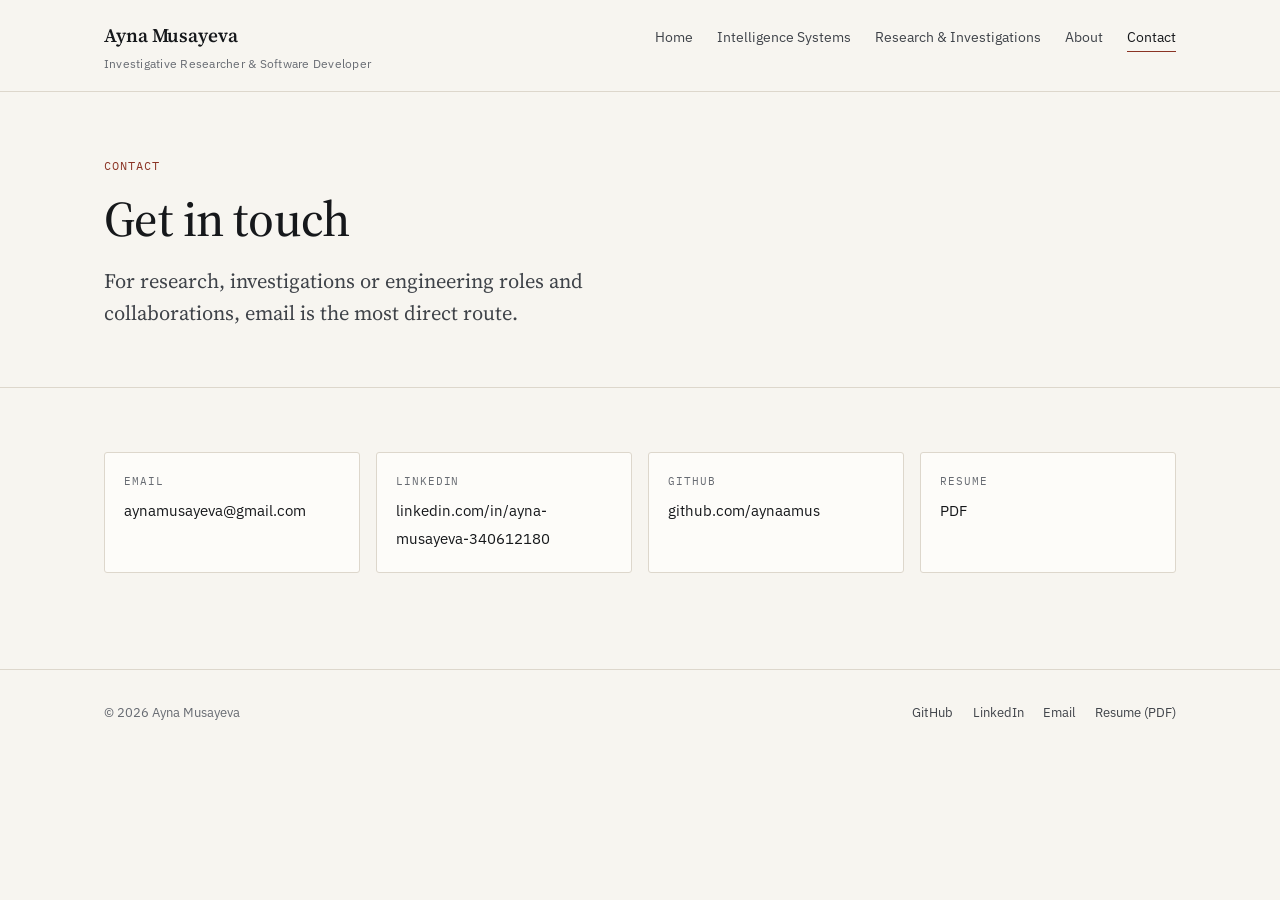
<file: contact.html>
<!doctype html>
<html lang="en">
<head>
<meta charset="utf-8">
<meta name="viewport" content="width=device-width, initial-scale=1">
<title>Contact — Ayna Musayeva</title>
<meta name="description" content="Contact Ayna Musayeva by email, LinkedIn or GitHub.">
<meta name="color-scheme" content="light dark">
<link rel="icon" href="data:,">
<link rel="preconnect" href="https://fonts.googleapis.com">
<link rel="preconnect" href="https://fonts.gstatic.com" crossorigin>
<link rel="stylesheet" href="https://fonts.googleapis.com/css2?family=IBM+Plex+Mono:wght@400;500&amp;family=IBM+Plex+Sans:wght@400;600&amp;family=Source+Serif+4:ital,opsz,wght@0,8..60,400;0,8..60,500;0,8..60,600;1,8..60,400&amp;display=swap">
<link rel="stylesheet" href="style.css">
</head>
<body id="top">
<a class="skip-link" href="#main">Skip to content</a>
<header class="site-header">
  <div class="container">
    <a class="wordmark" href="index.html">Ayna Musayeva<span>Investigative Researcher &amp; Software Developer</span></a>
    <nav class="site-nav" aria-label="Main">
      <ul>
        <li><a href="index.html">Home</a></li>
        <li><a href="systems.html">Intelligence Systems</a></li>
        <li><a href="investigations.html">Research &amp; Investigations</a></li>
        <li><a href="about.html">About</a></li>
        <li><a href="contact.html" aria-current="page">Contact</a></li>
      </ul>
    </nav>
  </div>
</header>
<main id="main">

<section class="page-head">
  <div class="container">
    <p class="kicker">Contact</p>
    <h1>Get in touch</h1>
    <p class="lede">For research, investigations or engineering roles and collaborations, email is the
      most direct route.</p>
  </div>
</section>

<section class="section">
  <div class="container">
    <div class="contact-grid">
      <a href="mailto:aynamusayeva@gmail.com"><span class="k">Email</span><span class="v">aynamusayeva@gmail.com</span></a>
      <a href="https://www.linkedin.com/in/ayna-musayeva-340612180/" rel="noopener"><span class="k">LinkedIn</span><span class="v">linkedin.com/in/ayna-musayeva-340612180</span></a>
      <a href="https://github.com/aynaamus" rel="noopener"><span class="k">GitHub</span><span class="v">github.com/aynaamus</span></a>
      <a href="Ayna-Musayeva-Resume.pdf"><span class="k">Resume</span><span class="v">PDF</span></a>
    </div>
  </div>
</section>

</main>

<footer class="site-footer">
  <div class="container">
    <p>&copy; 2026 Ayna Musayeva</p>
    <ul>
      <li><a href="https://github.com/aynaamus" rel="noopener">GitHub</a></li>
      <li><a href="https://www.linkedin.com/in/ayna-musayeva-340612180/" rel="noopener">LinkedIn</a></li>
      <li><a href="mailto:aynamusayeva@gmail.com">Email</a></li>
      <li><a href="Ayna-Musayeva-Resume.pdf">Resume (PDF)</a></li>
    </ul>
  </div>
</footer>
</body>
</html>
</file>
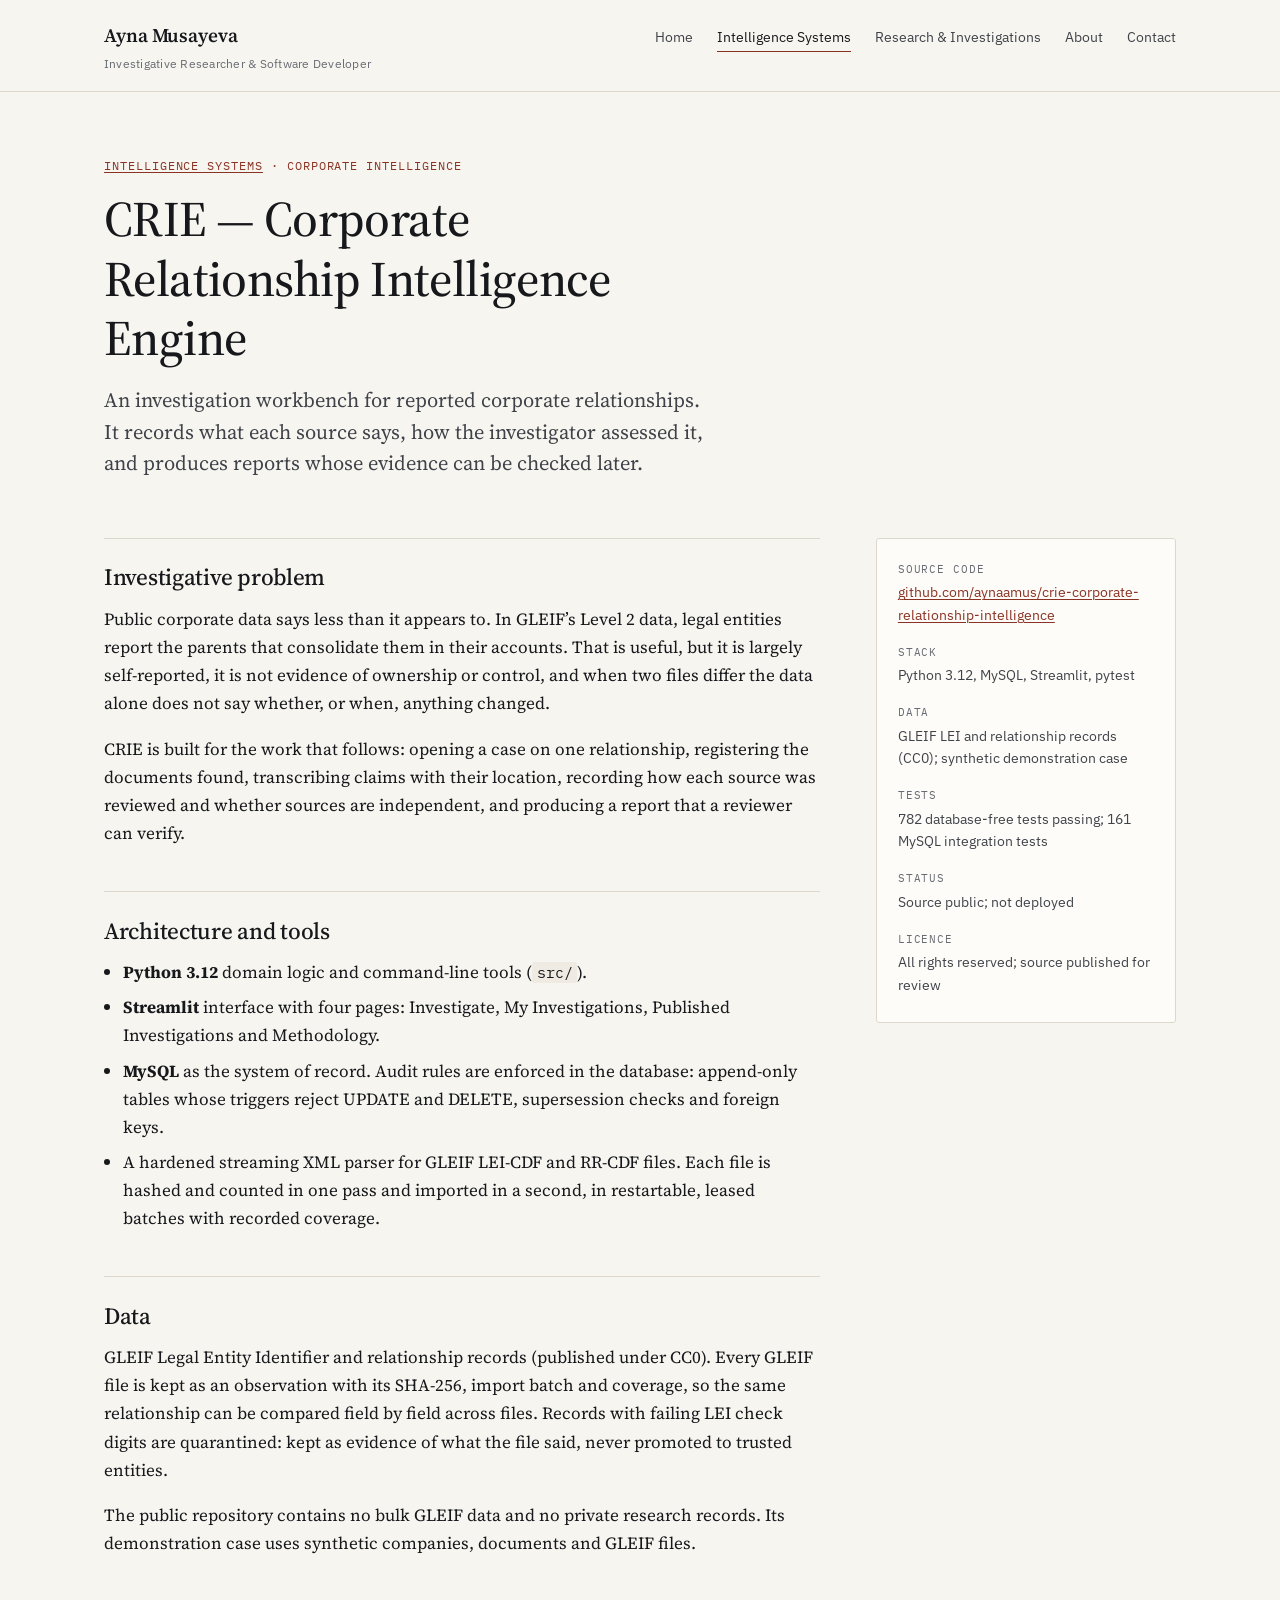
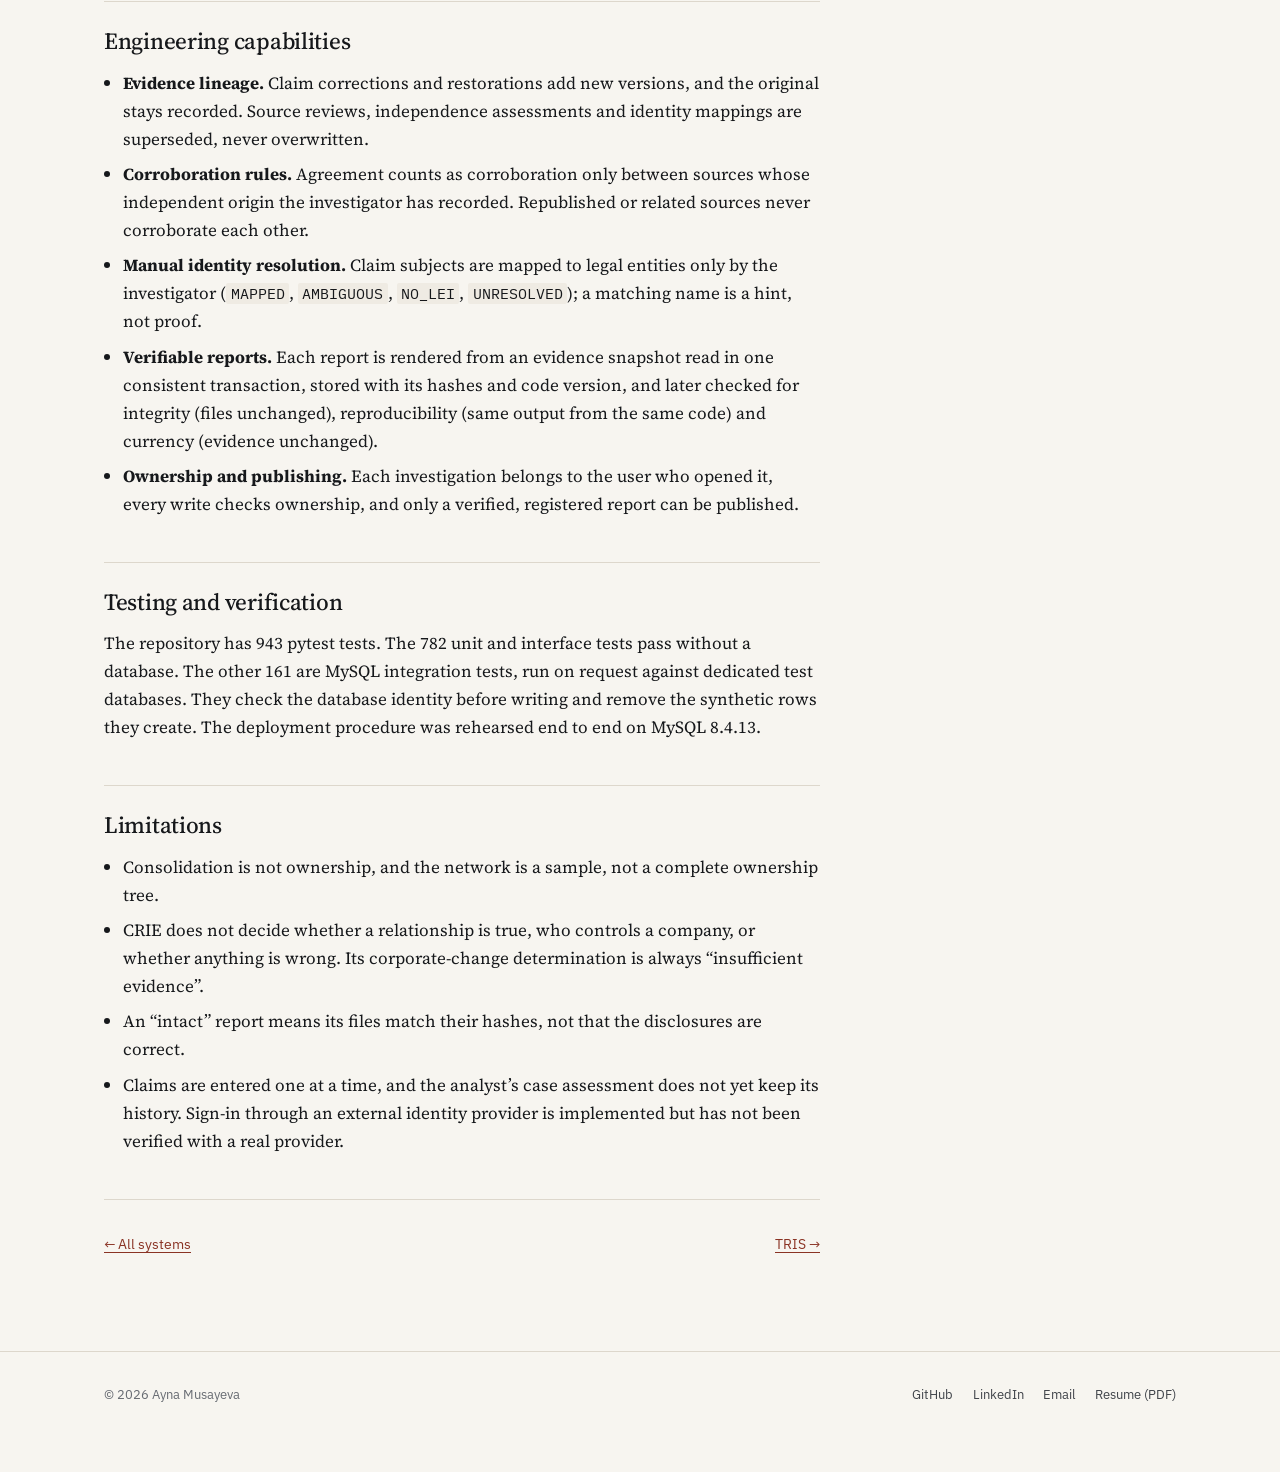
<file: crie.html>
<!doctype html>
<html lang="en">
<head>
<meta charset="utf-8">
<meta name="viewport" content="width=device-width, initial-scale=1">
<title>CRIE — Corporate Relationship Intelligence Engine — Ayna Musayeva</title>
<meta name="description" content="CRIE: an evidence-based investigation workbench for GLEIF corporate consolidation relationships, with append-only audit records and hash-verified versioned reports.">
<meta name="color-scheme" content="light dark">
<link rel="icon" href="data:,">
<link rel="preconnect" href="https://fonts.googleapis.com">
<link rel="preconnect" href="https://fonts.gstatic.com" crossorigin>
<link rel="stylesheet" href="https://fonts.googleapis.com/css2?family=IBM+Plex+Mono:wght@400;500&amp;family=IBM+Plex+Sans:wght@400;600&amp;family=Source+Serif+4:ital,opsz,wght@0,8..60,400;0,8..60,500;0,8..60,600;1,8..60,400&amp;display=swap">
<link rel="stylesheet" href="style.css">
</head>
<body id="top">
<a class="skip-link" href="#main">Skip to content</a>
<header class="site-header">
  <div class="container">
    <a class="wordmark" href="index.html">Ayna Musayeva<span>Investigative Researcher &amp; Software Developer</span></a>
    <nav class="site-nav" aria-label="Main">
      <ul>
        <li><a href="index.html">Home</a></li>
        <li><a href="systems.html" aria-current="page">Intelligence Systems</a></li>
        <li><a href="investigations.html">Research &amp; Investigations</a></li>
        <li><a href="about.html">About</a></li>
        <li><a href="contact.html">Contact</a></li>
      </ul>
    </nav>
  </div>
</header>
<main id="main">

<section class="page-head">
  <div class="container">
    <p class="kicker"><a href="systems.html">Intelligence systems</a> · Corporate intelligence</p>
    <h1>CRIE — Corporate Relationship Intelligence Engine</h1>
    <p class="lede">An investigation workbench for reported corporate relationships. It records what each
      source says, how the investigator assessed it, and produces reports whose evidence can be checked
      later.</p>
  </div>
</section>

<div class="container">
<div class="project">
<article>

  <section>
    <h2>Investigative problem</h2>
    <p>Public corporate data says less than it appears to. In GLEIF’s Level 2 data, legal entities
      report the parents that consolidate them in their accounts. That is useful, but it is largely
      self-reported, it is not evidence of ownership or control, and when two files differ the data
      alone does not say whether, or when, anything changed.</p>
    <p>CRIE is built for the work that follows: opening a case on one relationship, registering the
      documents found, transcribing claims with their location, recording how each source was reviewed
      and whether sources are independent, and producing a report that a reviewer can verify.</p>
  </section>

  <section>
    <h2>Architecture and tools</h2>
    <ul>
      <li><strong>Python 3.12</strong> domain logic and command-line tools (<code>src/</code>).</li>
      <li><strong>Streamlit</strong> interface with four pages: Investigate, My Investigations,
        Published Investigations and Methodology.</li>
      <li><strong>MySQL</strong> as the system of record. Audit rules are enforced in the database:
        append-only tables whose triggers reject UPDATE and DELETE, supersession checks and foreign
        keys.</li>
      <li>A hardened streaming XML parser for GLEIF LEI-CDF and RR-CDF files. Each file is hashed and
        counted in one pass and imported in a second, in restartable, leased batches with recorded
        coverage.</li>
    </ul>
  </section>

  <section>
    <h2>Data</h2>
    <p>GLEIF Legal Entity Identifier and relationship records (published under CC0). Every GLEIF file is
      kept as an observation with its SHA-256, import batch and coverage, so the same relationship can
      be compared field by field across files. Records with failing LEI check digits are quarantined:
      kept as evidence of what the file said, never promoted to trusted entities.</p>
    <p>The public repository contains no bulk GLEIF data and no private research records. Its
      demonstration case uses synthetic companies, documents and GLEIF files.</p>
  </section>

  <section>
    <h2>Engineering capabilities</h2>
    <ul>
      <li><strong>Evidence lineage.</strong> Claim corrections and restorations add new versions, and
        the original stays recorded. Source reviews, independence assessments and identity mappings
        are superseded, never overwritten.</li>
      <li><strong>Corroboration rules.</strong> Agreement counts as corroboration only between sources
        whose independent origin the investigator has recorded. Republished or related sources never
        corroborate each other.</li>
      <li><strong>Manual identity resolution.</strong> Claim subjects are mapped to legal entities only
        by the investigator (<code>MAPPED</code>, <code>AMBIGUOUS</code>, <code>NO_LEI</code>,
        <code>UNRESOLVED</code>); a matching name is a hint, not proof.</li>
      <li><strong>Verifiable reports.</strong> Each report is rendered from an evidence snapshot read in
        one consistent transaction, stored with its hashes and code version, and later checked for
        integrity (files unchanged), reproducibility (same output from the same code) and currency
        (evidence unchanged).</li>
      <li><strong>Ownership and publishing.</strong> Each investigation belongs to the user who opened
        it, every write checks ownership, and only a verified, registered report can be published.</li>
    </ul>
  </section>

  <section>
    <h2>Testing and verification</h2>
    <p>The repository has 943 pytest tests. The 782 unit and interface tests pass without a database.
      The other 161 are MySQL integration tests, run on request against dedicated test databases. They
      check the database identity before writing and remove the synthetic rows they create. The
      deployment procedure was rehearsed end to end on MySQL 8.4.13.</p>
  </section>

  <section>
    <h2>Limitations</h2>
    <ul>
      <li>Consolidation is not ownership, and the network is a sample, not a complete ownership tree.</li>
      <li>CRIE does not decide whether a relationship is true, who controls a company, or whether
        anything is wrong. Its corporate-change determination is always “insufficient evidence”.</li>
      <li>An “intact” report means its files match their hashes, not that the disclosures are correct.</li>
      <li>Claims are entered one at a time, and the analyst’s case assessment does not yet keep its
        history. Sign-in through an external identity provider is implemented but has not been verified
        with a real provider.</li>
    </ul>
  </section>

  <nav class="pager" aria-label="Projects">
    <a href="systems.html">&larr; All systems</a>
    <a href="tris.html">TRIS &rarr;</a>
  </nav>
</article>

<aside class="facts" aria-label="Project facts">
  <dl>
    <dt>Source code</dt>
    <dd><a href="https://github.com/aynaamus/crie-corporate-relationship-intelligence" rel="noopener">github.com/aynaamus/crie-corporate-relationship-intelligence</a></dd>
    <dt>Stack</dt>
    <dd>Python 3.12, MySQL, Streamlit, pytest</dd>
    <dt>Data</dt>
    <dd>GLEIF LEI and relationship records (CC0); synthetic demonstration case</dd>
    <dt>Tests</dt>
    <dd>782 database-free tests passing; 161 MySQL integration tests</dd>
    <dt>Status</dt>
    <dd>Source public; not deployed</dd>
    <dt>Licence</dt>
    <dd>All rights reserved; source published for review</dd>
  </dl>
</aside>
</div>
</div>

</main>

<footer class="site-footer">
  <div class="container">
    <p>&copy; 2026 Ayna Musayeva</p>
    <ul>
      <li><a href="https://github.com/aynaamus" rel="noopener">GitHub</a></li>
      <li><a href="https://www.linkedin.com/in/ayna-musayeva-340612180/" rel="noopener">LinkedIn</a></li>
      <li><a href="mailto:aynamusayeva@gmail.com">Email</a></li>
      <li><a href="Ayna-Musayeva-Resume.pdf">Resume (PDF)</a></li>
    </ul>
  </div>
</footer>
</body>
</html>
</file>
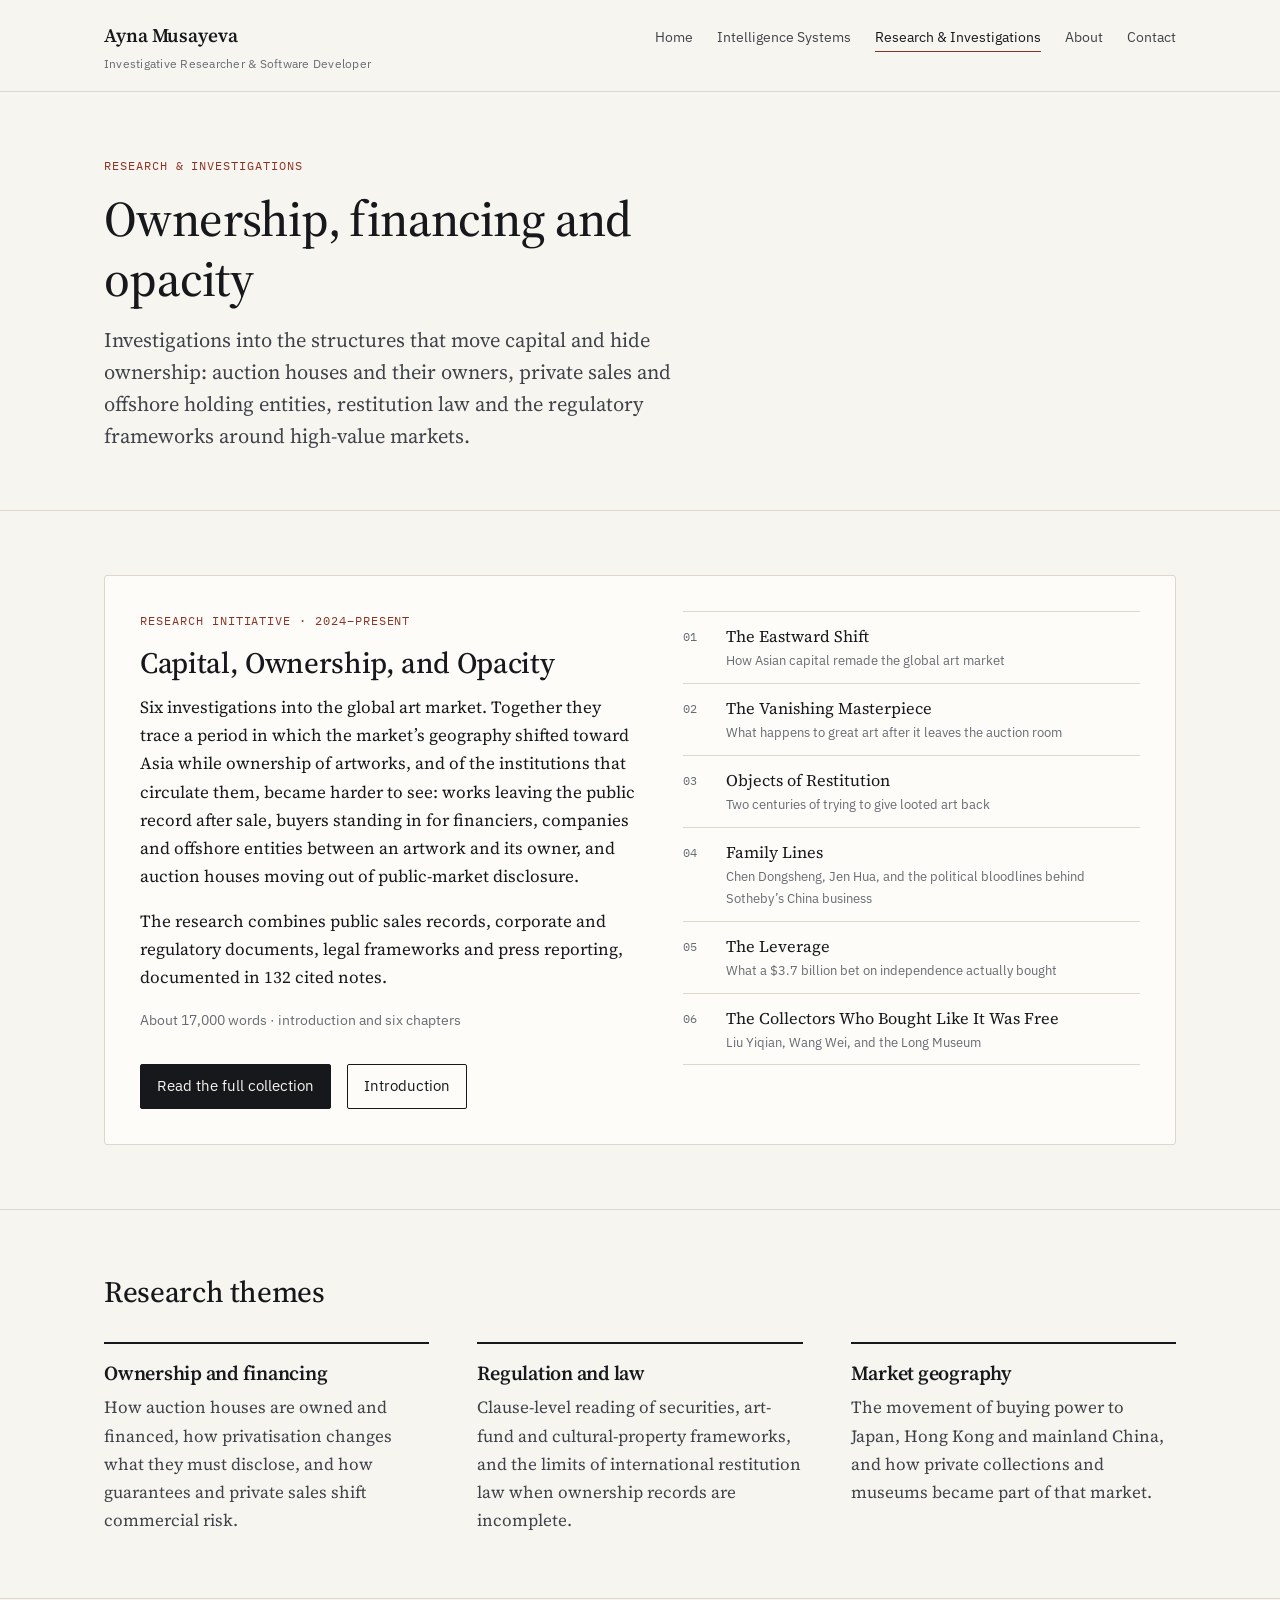
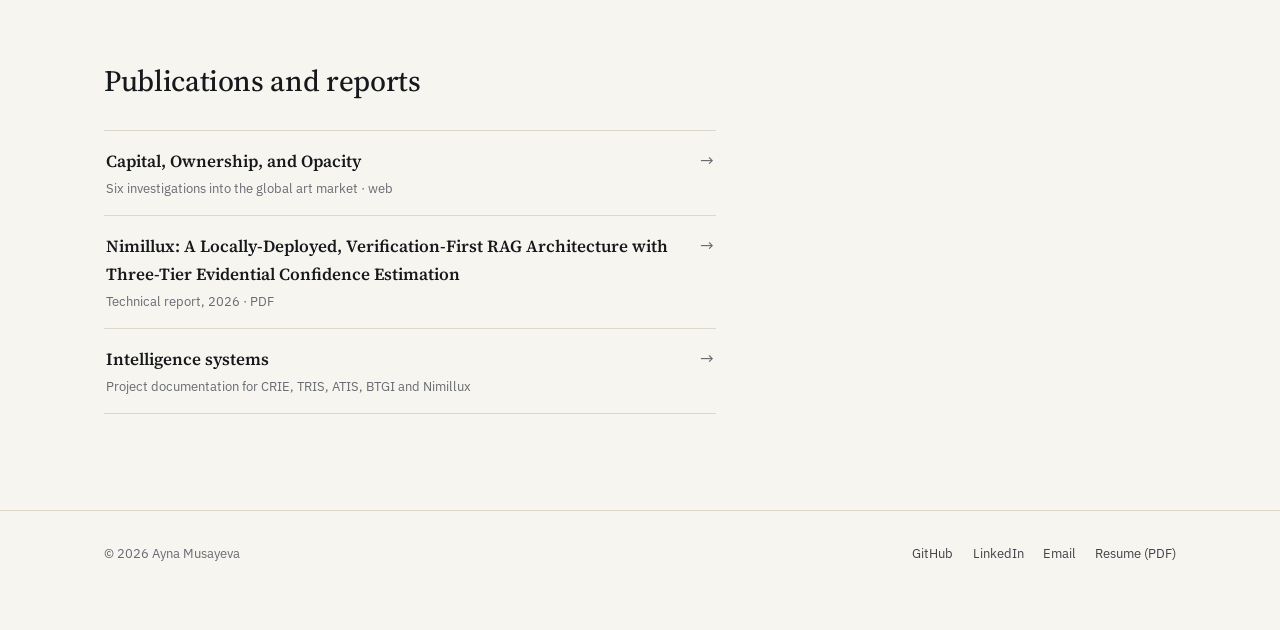
<file: investigations.html>
<!doctype html>
<html lang="en">
<head>
<meta charset="utf-8">
<meta name="viewport" content="width=device-width, initial-scale=1">
<title>Research &amp; Investigations — Ayna Musayeva</title>
<meta name="description" content="Capital, Ownership, and Opacity: six investigations into ownership, financing and opacity in the global art market, and a technical report on verification-first AI research.">
<meta name="color-scheme" content="light dark">
<link rel="icon" href="data:,">
<link rel="preconnect" href="https://fonts.googleapis.com">
<link rel="preconnect" href="https://fonts.gstatic.com" crossorigin>
<link rel="stylesheet" href="https://fonts.googleapis.com/css2?family=IBM+Plex+Mono:wght@400;500&amp;family=IBM+Plex+Sans:wght@400;600&amp;family=Source+Serif+4:ital,opsz,wght@0,8..60,400;0,8..60,500;0,8..60,600;1,8..60,400&amp;display=swap">
<link rel="stylesheet" href="style.css">
</head>
<body id="top">
<a class="skip-link" href="#main">Skip to content</a>
<header class="site-header">
  <div class="container">
    <a class="wordmark" href="index.html">Ayna Musayeva<span>Investigative Researcher &amp; Software Developer</span></a>
    <nav class="site-nav" aria-label="Main">
      <ul>
        <li><a href="index.html">Home</a></li>
        <li><a href="systems.html">Intelligence Systems</a></li>
        <li><a href="investigations.html" aria-current="page">Research &amp; Investigations</a></li>
        <li><a href="about.html">About</a></li>
        <li><a href="contact.html">Contact</a></li>
      </ul>
    </nav>
  </div>
</header>
<main id="main">

<section class="page-head">
  <div class="container">
    <p class="kicker">Research &amp; investigations</p>
    <h1>Ownership, financing and opacity</h1>
    <p class="lede">Investigations into the structures that move capital and hide ownership: auction
      houses and their owners, private sales and offshore holding entities, restitution law and the
      regulatory frameworks around high-value markets.</p>
  </div>
</section>

<section class="section" aria-labelledby="coo-h">
  <div class="container">
    <div class="feature">
      <div>
        <p class="kicker">Research initiative · 2024–present</p>
        <h2 id="coo-h">Capital, Ownership, and Opacity</h2>
        <p>Six investigations into the global art market. Together they trace a period in which the
          market’s geography shifted toward Asia while ownership of artworks, and of the institutions
          that circulate them, became harder to see: works leaving the public record after sale, buyers
          standing in for financiers, companies and offshore entities between an artwork and its owner,
          and auction houses moving out of public-market disclosure.</p>
        <p>The research combines public sales records, corporate and regulatory documents, legal
          frameworks and press reporting, documented in 132 cited notes.</p>
        <p class="small muted">About 17,000 words · introduction and six chapters</p>
        <div class="actions">
          <a class="button primary" href="research.html">Read the full collection</a>
          <a class="button" href="research.html#introduction">Introduction</a>
        </div>
      </div>
      <ol class="chapters">
        <li><a href="research.html#ch1"><span><span class="t">The Eastward Shift</span><span class="s">How Asian capital remade the global art market</span></span></a></li>
        <li><a href="research.html#ch2"><span><span class="t">The Vanishing Masterpiece</span><span class="s">What happens to great art after it leaves the auction room</span></span></a></li>
        <li><a href="research.html#ch3"><span><span class="t">Objects of Restitution</span><span class="s">Two centuries of trying to give looted art back</span></span></a></li>
        <li><a href="research.html#ch4"><span><span class="t">Family Lines</span><span class="s">Chen Dongsheng, Jen Hua, and the political bloodlines behind Sotheby’s China business</span></span></a></li>
        <li><a href="research.html#ch5"><span><span class="t">The Leverage</span><span class="s">What a $3.7 billion bet on independence actually bought</span></span></a></li>
        <li><a href="research.html#ch6"><span><span class="t">The Collectors Who Bought Like It Was Free</span><span class="s">Liu Yiqian, Wang Wei, and the Long Museum</span></span></a></li>
      </ol>
    </div>
  </div>
</section>

<section class="section" aria-labelledby="themes-h">
  <div class="container">
    <div class="section-head"><h2 id="themes-h">Research themes</h2></div>
    <div class="two-col">
      <div class="strength">
        <h3>Ownership and financing</h3>
        <p>How auction houses are owned and financed, how privatisation changes what they must disclose,
          and how guarantees and private sales shift commercial risk.</p>
      </div>
      <div class="strength">
        <h3>Regulation and law</h3>
        <p>Clause-level reading of securities, art-fund and cultural-property frameworks, and the
          limits of international restitution law when ownership records are incomplete.</p>
      </div>
      <div class="strength">
        <h3>Market geography</h3>
        <p>The movement of buying power to Japan, Hong Kong and mainland China, and how private
          collections and museums became part of that market.</p>
      </div>
    </div>
  </div>
</section>

<section class="section" aria-labelledby="pubs-h">
  <div class="container">
    <div class="section-head"><h2 id="pubs-h">Publications and reports</h2></div>
    <ul class="linklist prose">
      <li><a href="research.html"><span><span class="label">Capital, Ownership, and Opacity</span><span class="sub">Six investigations into the global art market · web</span></span><span class="go" aria-hidden="true">&rarr;</span></a></li>
      <li><a href="Nimillux-Technical-Report.pdf"><span><span class="label">Nimillux: A Locally-Deployed, Verification-First RAG Architecture with Three-Tier Evidential Confidence Estimation</span><span class="sub">Technical report, 2026 · PDF</span></span><span class="go" aria-hidden="true">&rarr;</span></a></li>
      <li><a href="systems.html"><span><span class="label">Intelligence systems</span><span class="sub">Project documentation for CRIE, TRIS, ATIS, BTGI and Nimillux</span></span><span class="go" aria-hidden="true">&rarr;</span></a></li>
    </ul>
  </div>
</section>

</main>

<footer class="site-footer">
  <div class="container">
    <p>&copy; 2026 Ayna Musayeva</p>
    <ul>
      <li><a href="https://github.com/aynaamus" rel="noopener">GitHub</a></li>
      <li><a href="https://www.linkedin.com/in/ayna-musayeva-340612180/" rel="noopener">LinkedIn</a></li>
      <li><a href="mailto:aynamusayeva@gmail.com">Email</a></li>
      <li><a href="Ayna-Musayeva-Resume.pdf">Resume (PDF)</a></li>
    </ul>
  </div>
</footer>
</body>
</html>
</file>
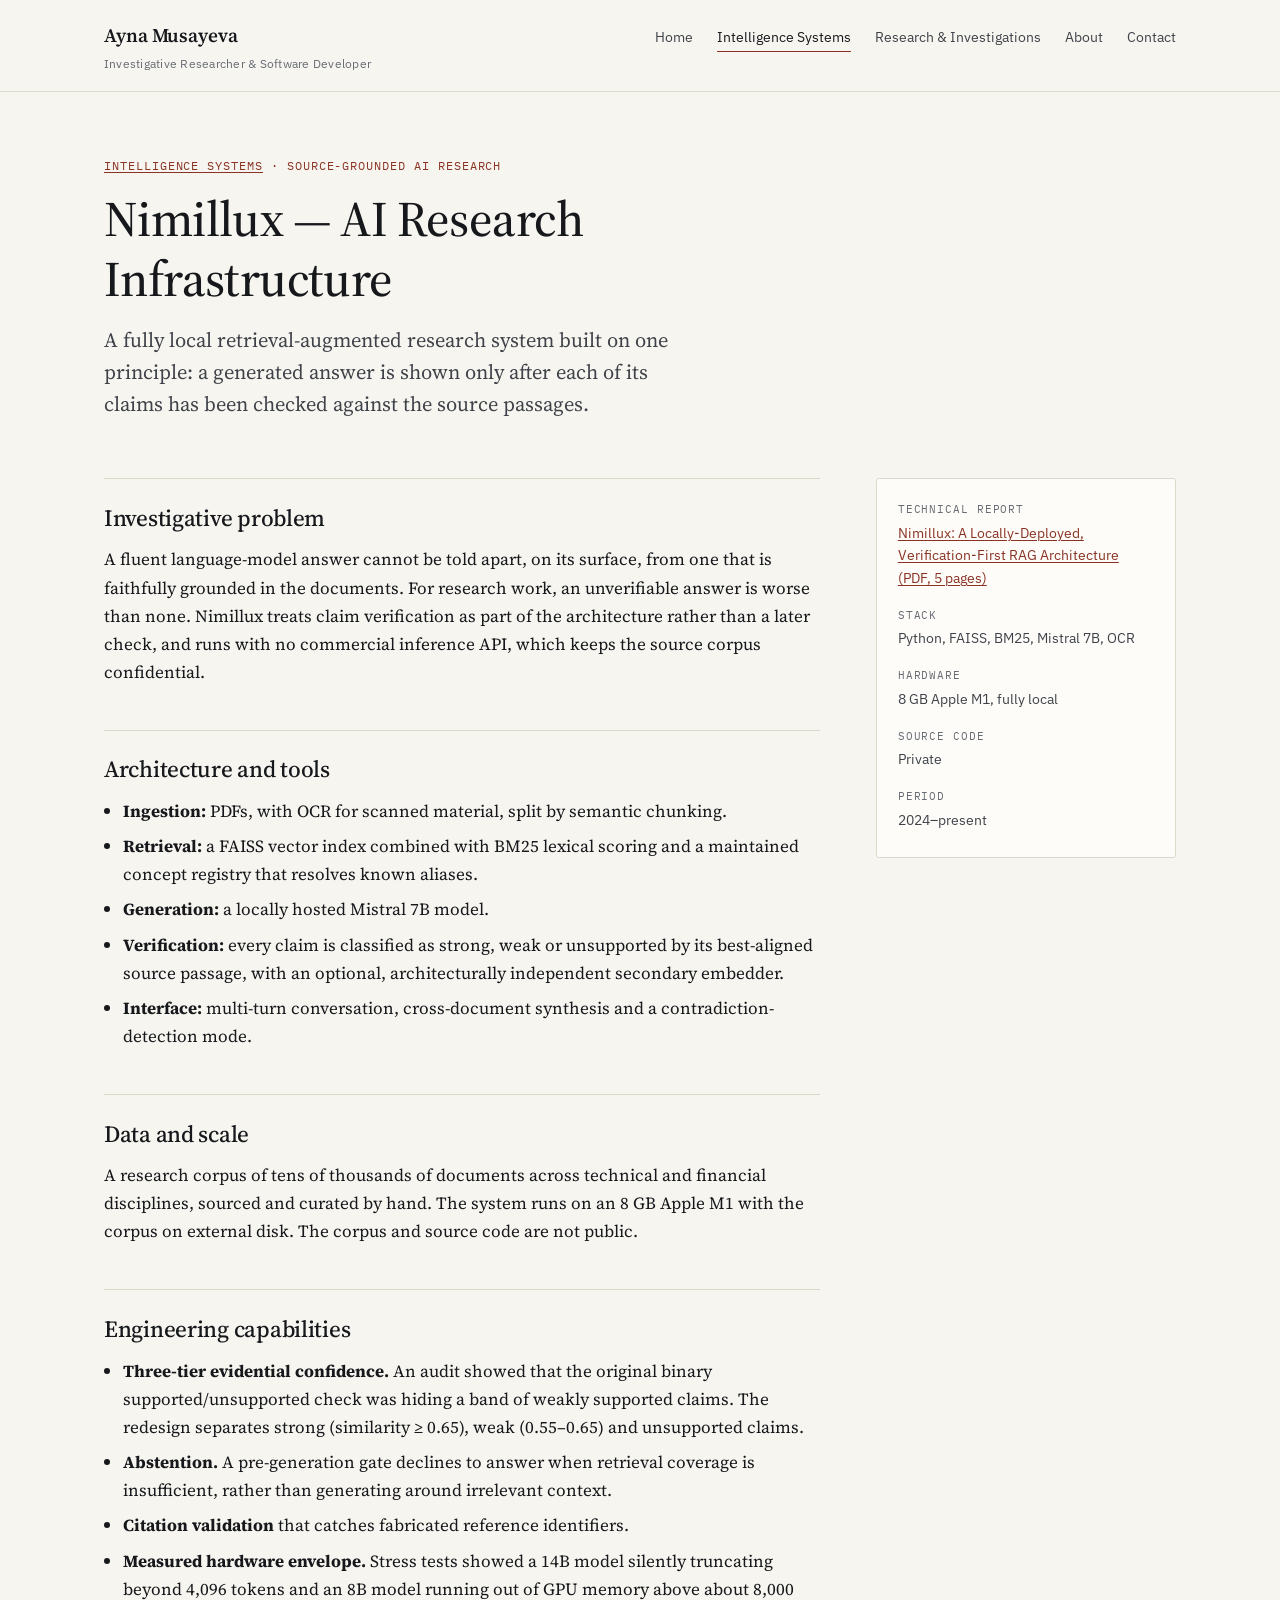
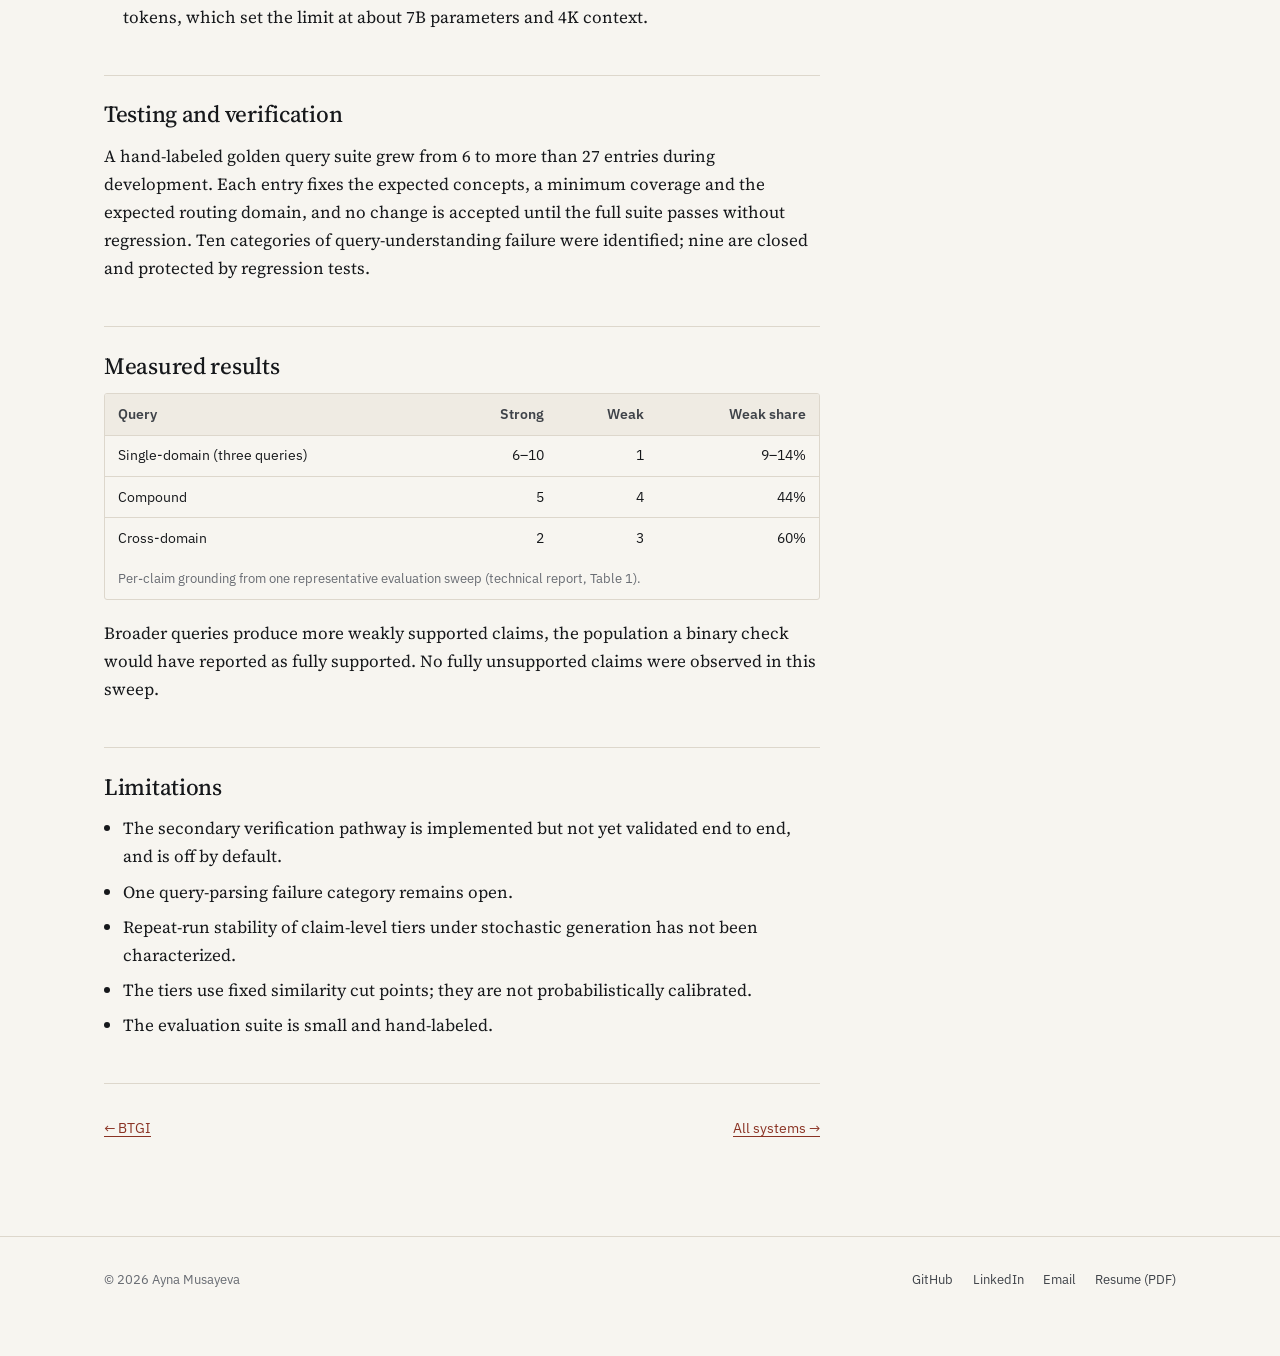
<file: nimillux.html>
<!doctype html>
<html lang="en">
<head>
<meta charset="utf-8">
<meta name="viewport" content="width=device-width, initial-scale=1">
<title>Nimillux — AI Research Infrastructure — Ayna Musayeva</title>
<meta name="description" content="Nimillux: a fully local, verification-first retrieval-augmented research system with three-tier evidential confidence estimation and abstention gating.">
<meta name="color-scheme" content="light dark">
<link rel="icon" href="data:,">
<link rel="preconnect" href="https://fonts.googleapis.com">
<link rel="preconnect" href="https://fonts.gstatic.com" crossorigin>
<link rel="stylesheet" href="https://fonts.googleapis.com/css2?family=IBM+Plex+Mono:wght@400;500&amp;family=IBM+Plex+Sans:wght@400;600&amp;family=Source+Serif+4:ital,opsz,wght@0,8..60,400;0,8..60,500;0,8..60,600;1,8..60,400&amp;display=swap">
<link rel="stylesheet" href="style.css">
</head>
<body id="top">
<a class="skip-link" href="#main">Skip to content</a>
<header class="site-header">
  <div class="container">
    <a class="wordmark" href="index.html">Ayna Musayeva<span>Investigative Researcher &amp; Software Developer</span></a>
    <nav class="site-nav" aria-label="Main">
      <ul>
        <li><a href="index.html">Home</a></li>
        <li><a href="systems.html" aria-current="page">Intelligence Systems</a></li>
        <li><a href="investigations.html">Research &amp; Investigations</a></li>
        <li><a href="about.html">About</a></li>
        <li><a href="contact.html">Contact</a></li>
      </ul>
    </nav>
  </div>
</header>
<main id="main">

<section class="page-head">
  <div class="container">
    <p class="kicker"><a href="systems.html">Intelligence systems</a> · Source-grounded AI research</p>
    <h1>Nimillux — AI Research Infrastructure</h1>
    <p class="lede">A fully local retrieval-augmented research system built on one principle: a generated
      answer is shown only after each of its claims has been checked against the source passages.</p>
  </div>
</section>

<div class="container">
<div class="project">
<article>

  <section>
    <h2>Investigative problem</h2>
    <p>A fluent language-model answer cannot be told apart, on its surface, from one that is faithfully
      grounded in the documents. For research work, an unverifiable answer is worse than none. Nimillux
      treats claim verification as part of the architecture rather than a later check, and runs with no
      commercial inference API, which keeps the source corpus confidential.</p>
  </section>

  <section>
    <h2>Architecture and tools</h2>
    <ul>
      <li><strong>Ingestion:</strong> PDFs, with OCR for scanned material, split by semantic chunking.</li>
      <li><strong>Retrieval:</strong> a FAISS vector index combined with BM25 lexical scoring and a
        maintained concept registry that resolves known aliases.</li>
      <li><strong>Generation:</strong> a locally hosted Mistral 7B model.</li>
      <li><strong>Verification:</strong> every claim is classified as strong, weak or unsupported by its
        best-aligned source passage, with an optional, architecturally independent secondary
        embedder.</li>
      <li><strong>Interface:</strong> multi-turn conversation, cross-document synthesis and a
        contradiction-detection mode.</li>
    </ul>
  </section>

  <section>
    <h2>Data and scale</h2>
    <p>A research corpus of tens of thousands of documents across technical and financial disciplines,
      sourced and curated by hand. The system runs on an 8 GB Apple M1 with the corpus on external disk.
      The corpus and source code are not public.</p>
  </section>

  <section>
    <h2>Engineering capabilities</h2>
    <ul>
      <li><strong>Three-tier evidential confidence.</strong> An audit showed that the original binary
        supported/unsupported check was hiding a band of weakly supported claims. The redesign separates
        strong (similarity ≥ 0.65), weak (0.55–0.65) and unsupported claims.</li>
      <li><strong>Abstention.</strong> A pre-generation gate declines to answer when retrieval coverage
        is insufficient, rather than generating around irrelevant context.</li>
      <li><strong>Citation validation</strong> that catches fabricated reference identifiers.</li>
      <li><strong>Measured hardware envelope.</strong> Stress tests showed a 14B model silently
        truncating beyond 4,096 tokens and an 8B model running out of GPU memory above about 8,000
        tokens, which set the limit at about 7B parameters and 4K context.</li>
    </ul>
  </section>

  <section>
    <h2>Testing and verification</h2>
    <p>A hand-labeled golden query suite grew from 6 to more than 27 entries during development. Each
      entry fixes the expected concepts, a minimum coverage and the expected routing domain, and no
      change is accepted until the full suite passes without regression. Ten categories of
      query-understanding failure were identified; nine are closed and protected by regression tests.</p>
  </section>

  <section>
    <h2>Measured results</h2>
    <div class="table-wrap">
      <table>
        <caption>Per-claim grounding from one representative evaluation sweep (technical report, Table 1).</caption>
        <thead><tr><th>Query</th><th class="num">Strong</th><th class="num">Weak</th><th class="num">Weak share</th></tr></thead>
        <tbody>
          <tr><td>Single-domain (three queries)</td><td class="num">6–10</td><td class="num">1</td><td class="num">9–14%</td></tr>
          <tr><td>Compound</td><td class="num">5</td><td class="num">4</td><td class="num">44%</td></tr>
          <tr><td>Cross-domain</td><td class="num">2</td><td class="num">3</td><td class="num">60%</td></tr>
        </tbody>
      </table>
    </div>
    <p>Broader queries produce more weakly supported claims, the population a binary check would have
      reported as fully supported. No fully unsupported claims were observed in this sweep.</p>
  </section>

  <section>
    <h2>Limitations</h2>
    <ul>
      <li>The secondary verification pathway is implemented but not yet validated end to end, and is off
        by default.</li>
      <li>One query-parsing failure category remains open.</li>
      <li>Repeat-run stability of claim-level tiers under stochastic generation has not been
        characterized.</li>
      <li>The tiers use fixed similarity cut points; they are not probabilistically calibrated.</li>
      <li>The evaluation suite is small and hand-labeled.</li>
    </ul>
  </section>

  <nav class="pager" aria-label="Projects">
    <a href="btgi.html">&larr; BTGI</a>
    <a href="systems.html">All systems &rarr;</a>
  </nav>
</article>

<aside class="facts" aria-label="Project facts">
  <dl>
    <dt>Technical report</dt>
    <dd><a href="Nimillux-Technical-Report.pdf">Nimillux: A Locally-Deployed, Verification-First RAG Architecture (PDF, 5 pages)</a></dd>
    <dt>Stack</dt>
    <dd>Python, FAISS, BM25, Mistral 7B, OCR</dd>
    <dt>Hardware</dt>
    <dd>8 GB Apple M1, fully local</dd>
    <dt>Source code</dt>
    <dd>Private</dd>
    <dt>Period</dt>
    <dd>2024–present</dd>
  </dl>
</aside>
</div>
</div>

</main>

<footer class="site-footer">
  <div class="container">
    <p>&copy; 2026 Ayna Musayeva</p>
    <ul>
      <li><a href="https://github.com/aynaamus" rel="noopener">GitHub</a></li>
      <li><a href="https://www.linkedin.com/in/ayna-musayeva-340612180/" rel="noopener">LinkedIn</a></li>
      <li><a href="mailto:aynamusayeva@gmail.com">Email</a></li>
      <li><a href="Ayna-Musayeva-Resume.pdf">Resume (PDF)</a></li>
    </ul>
  </div>
</footer>
</body>
</html>
</file>
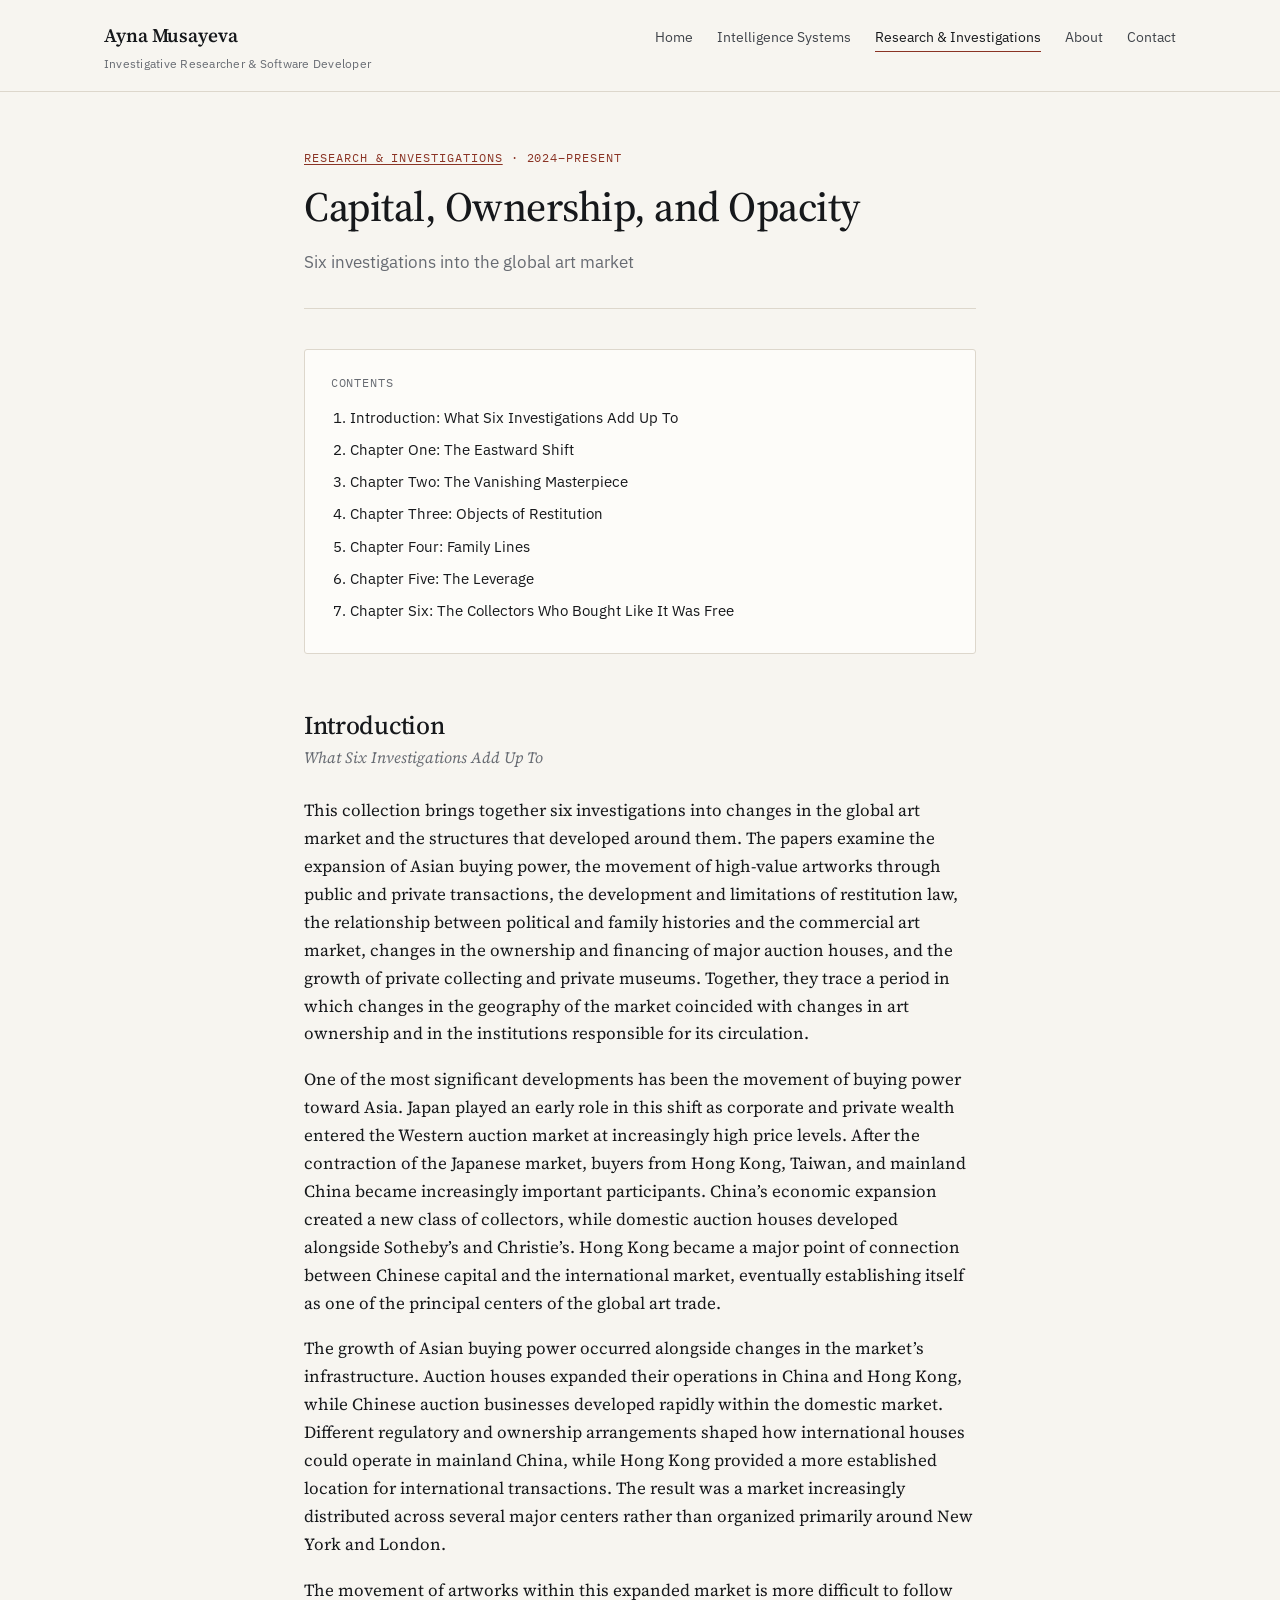
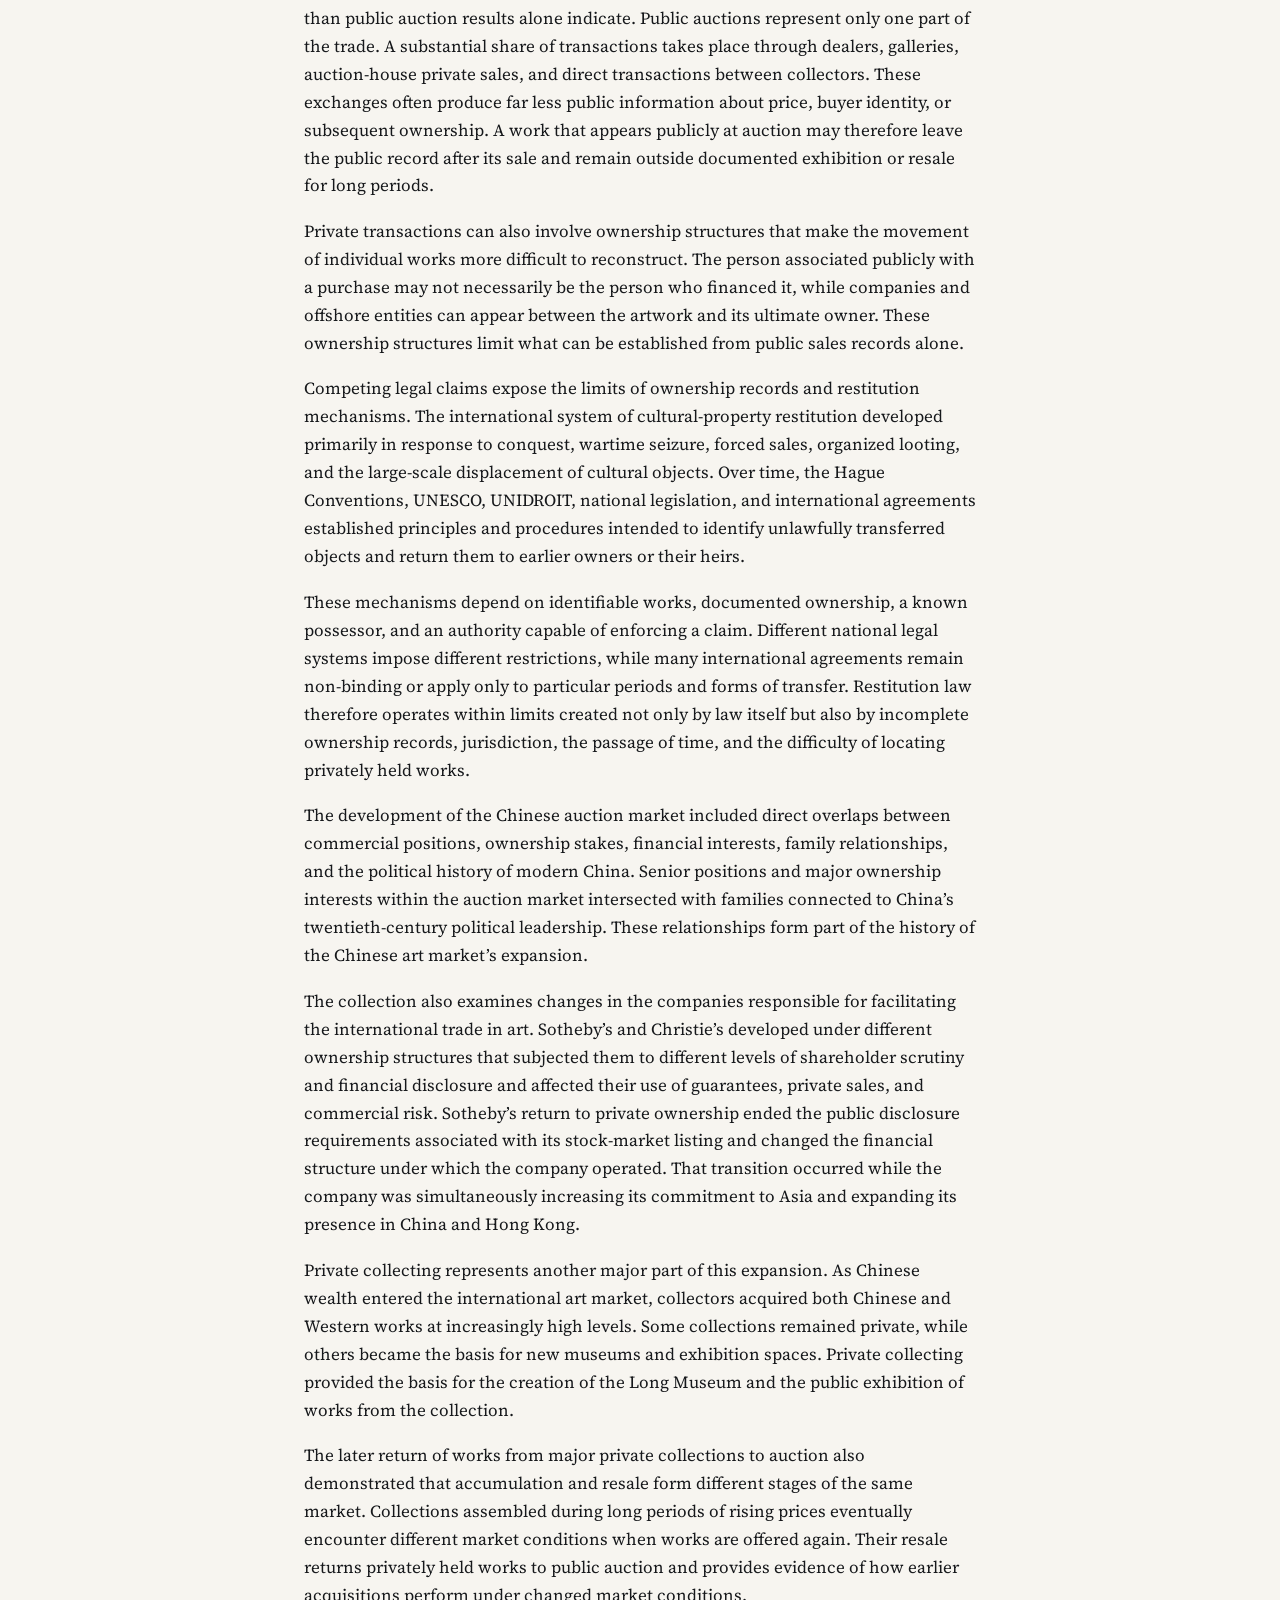
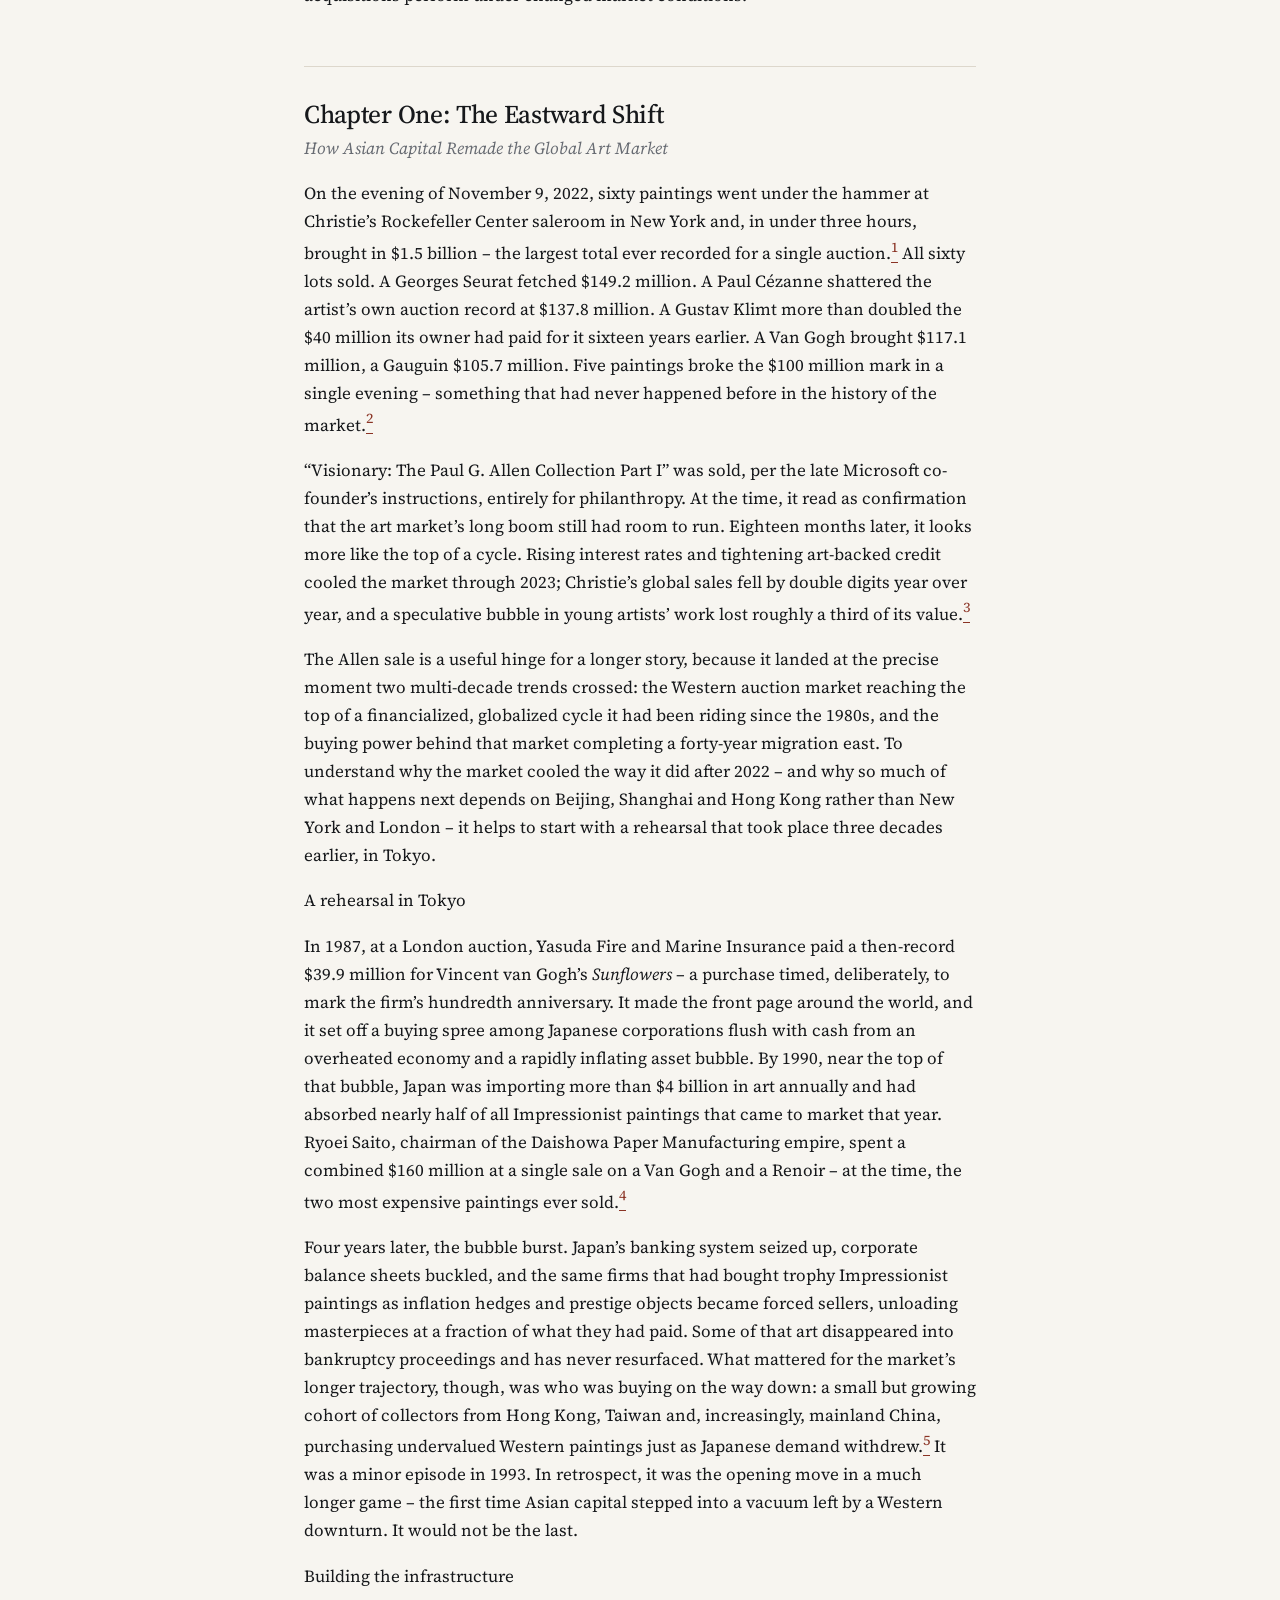
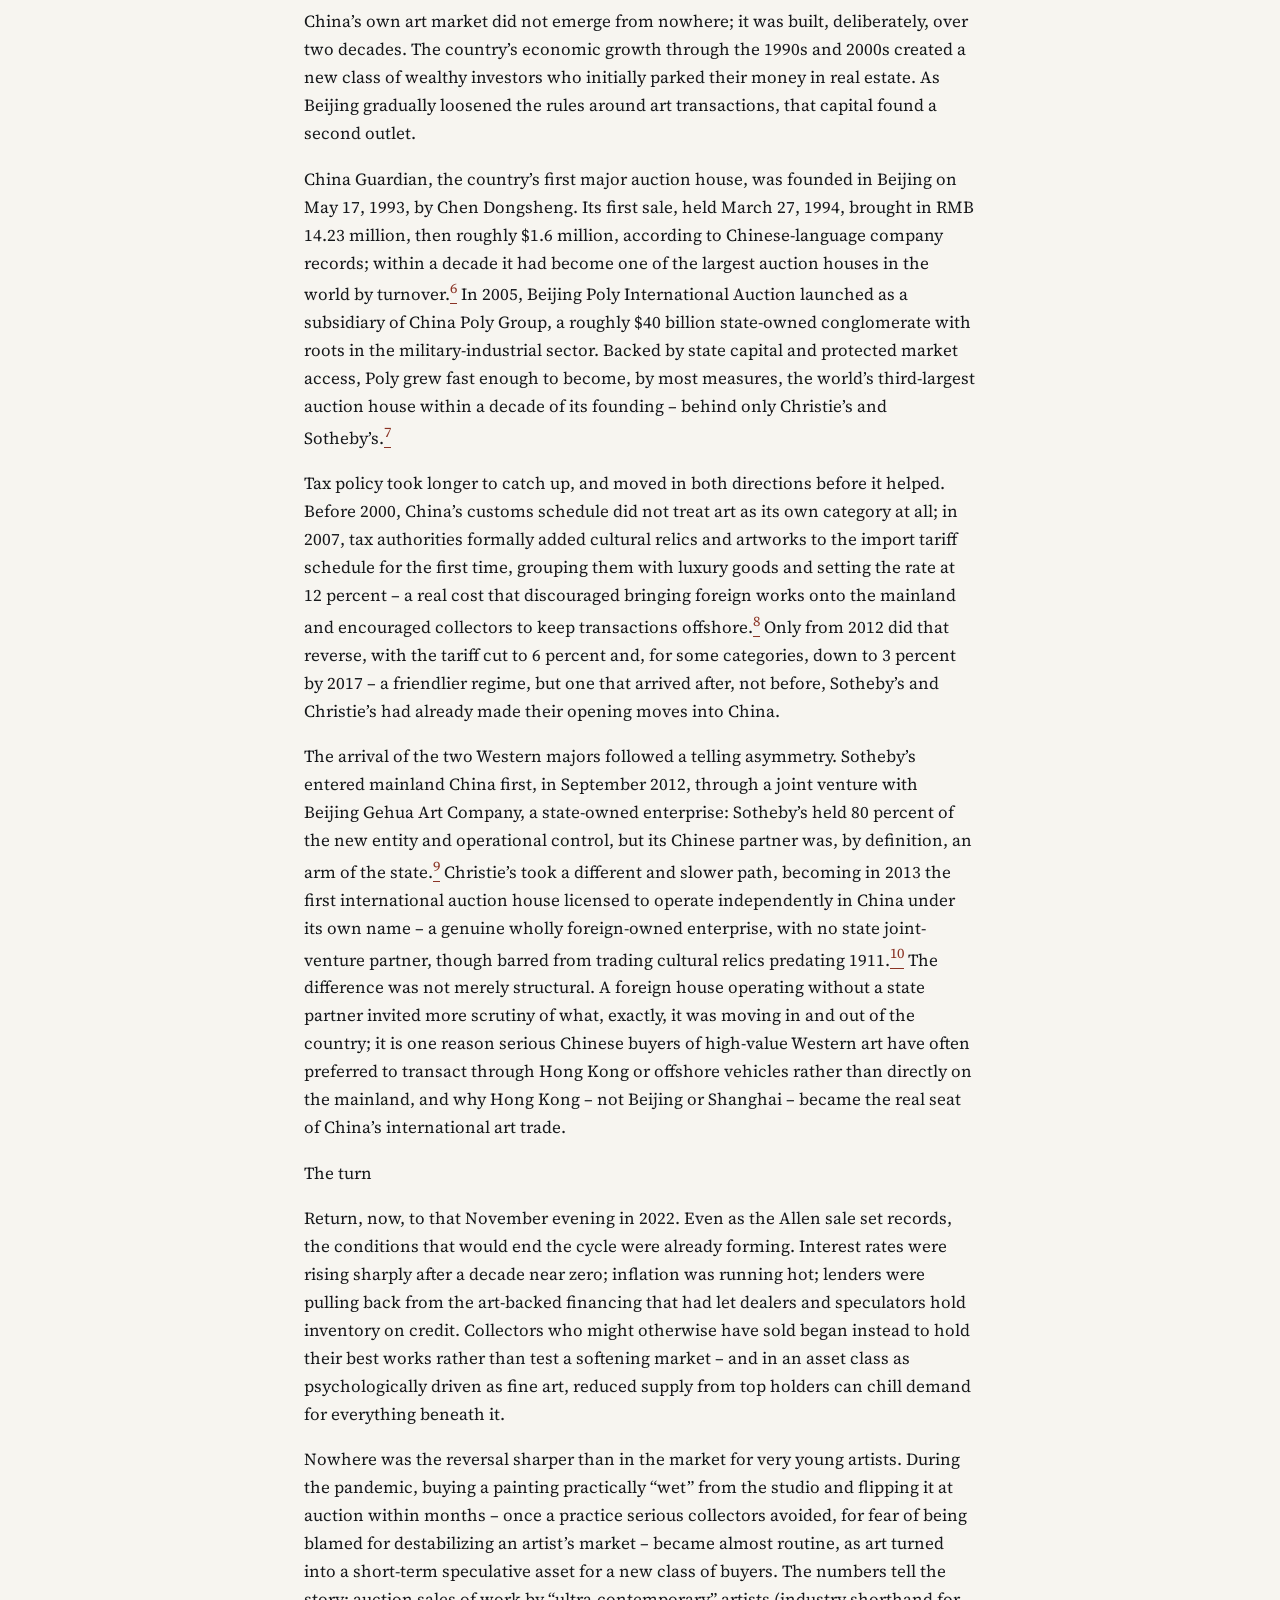
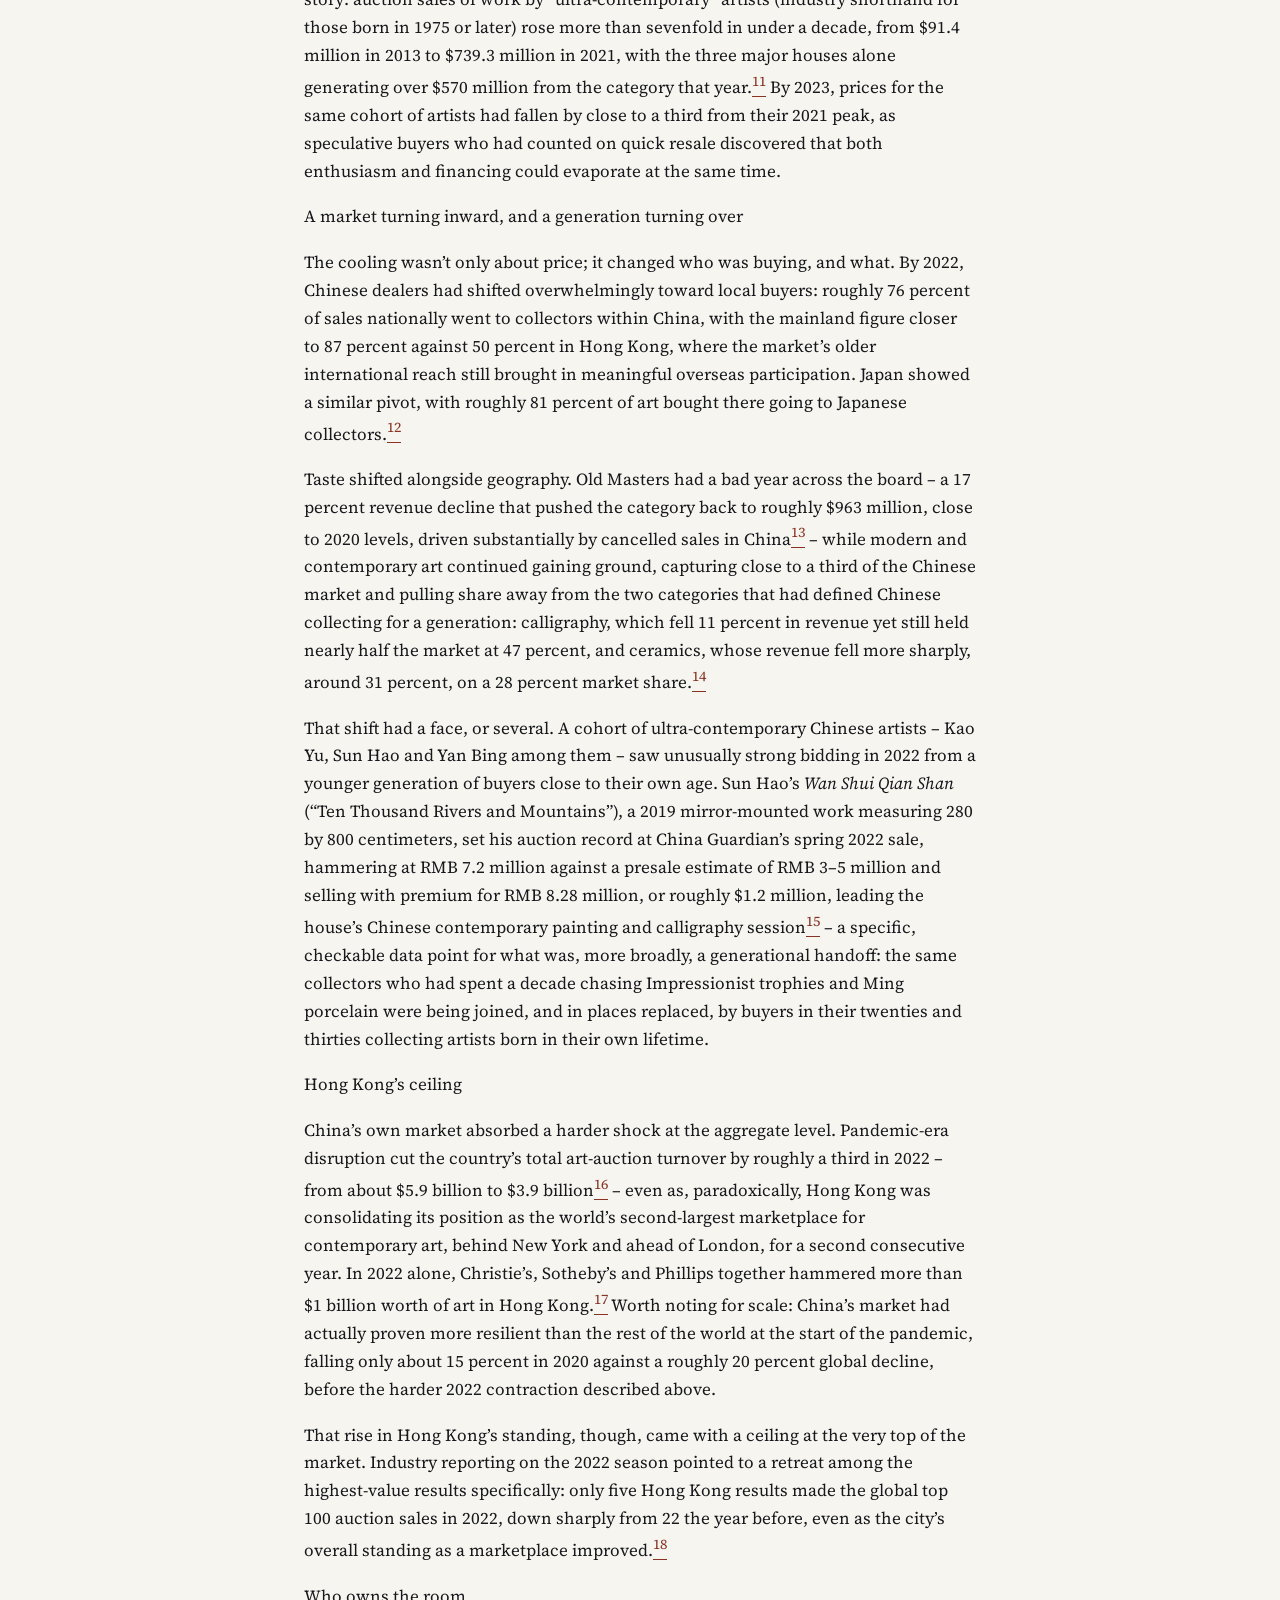
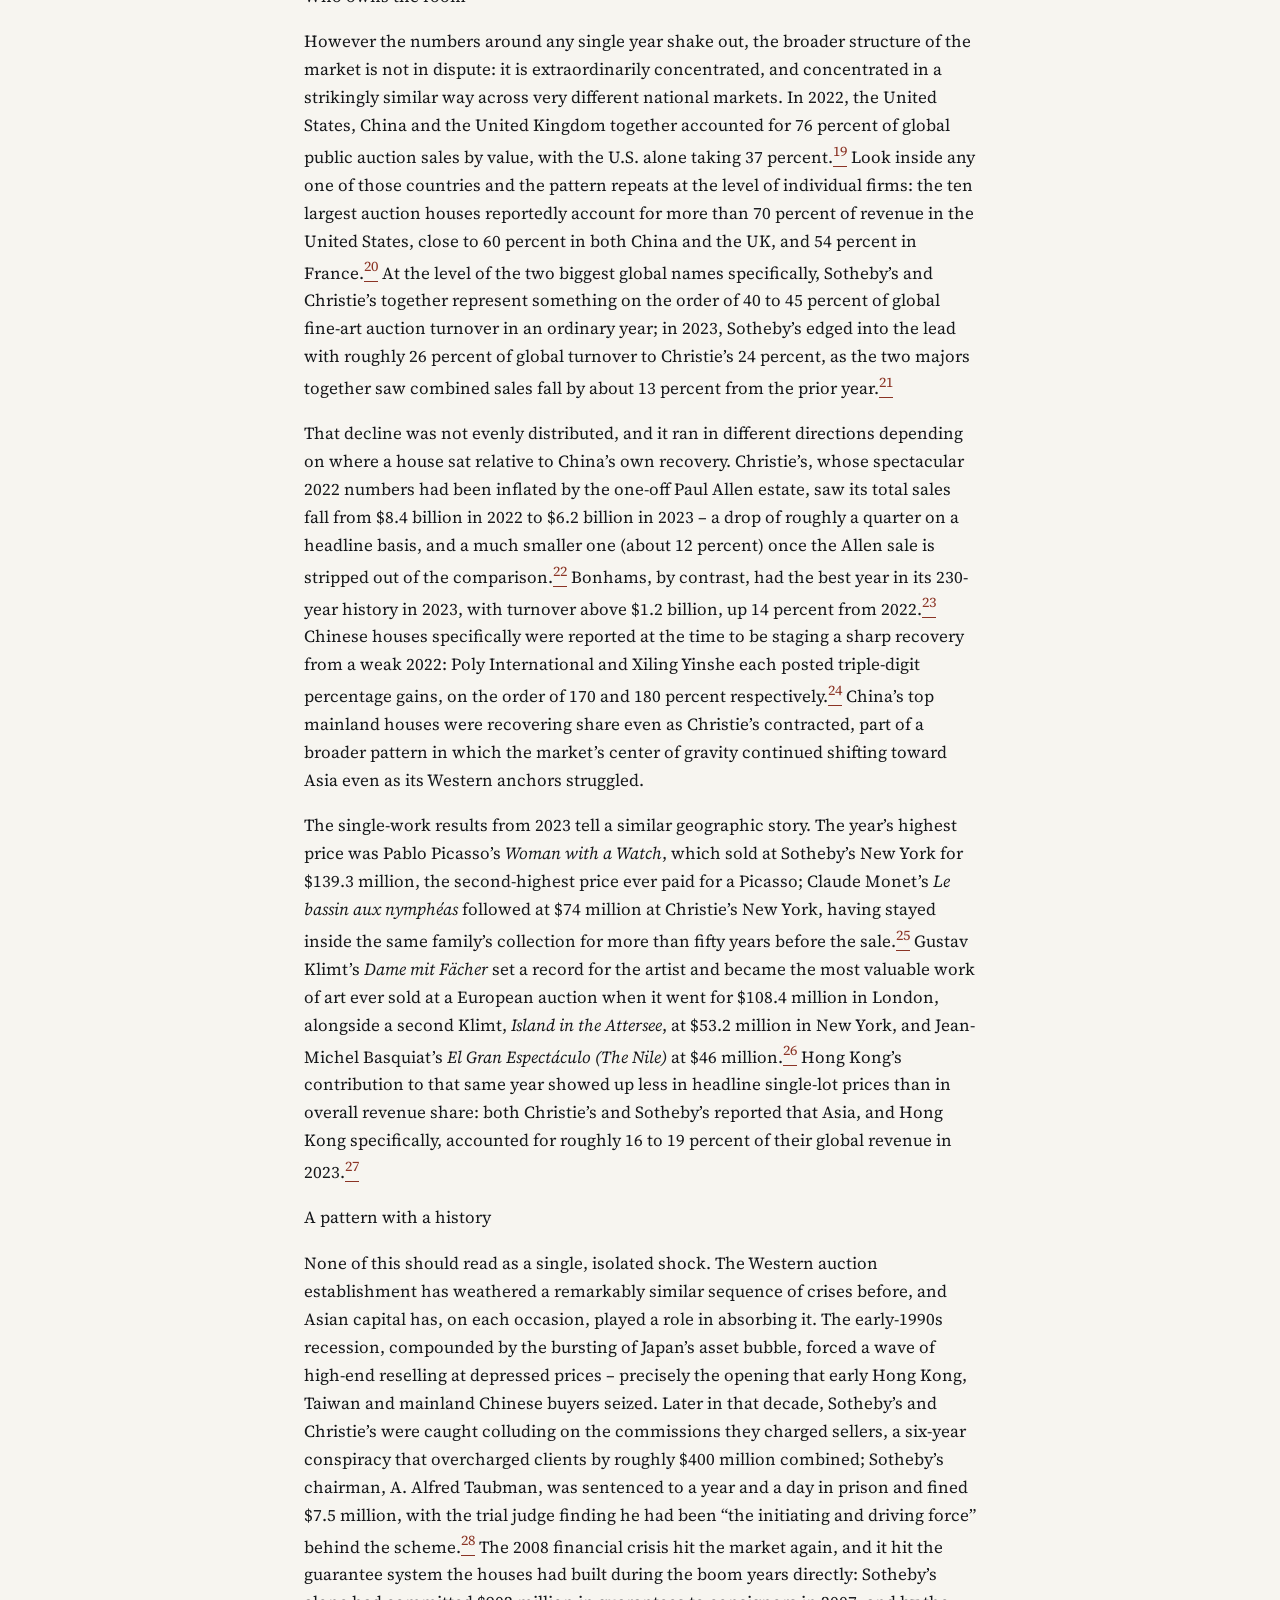
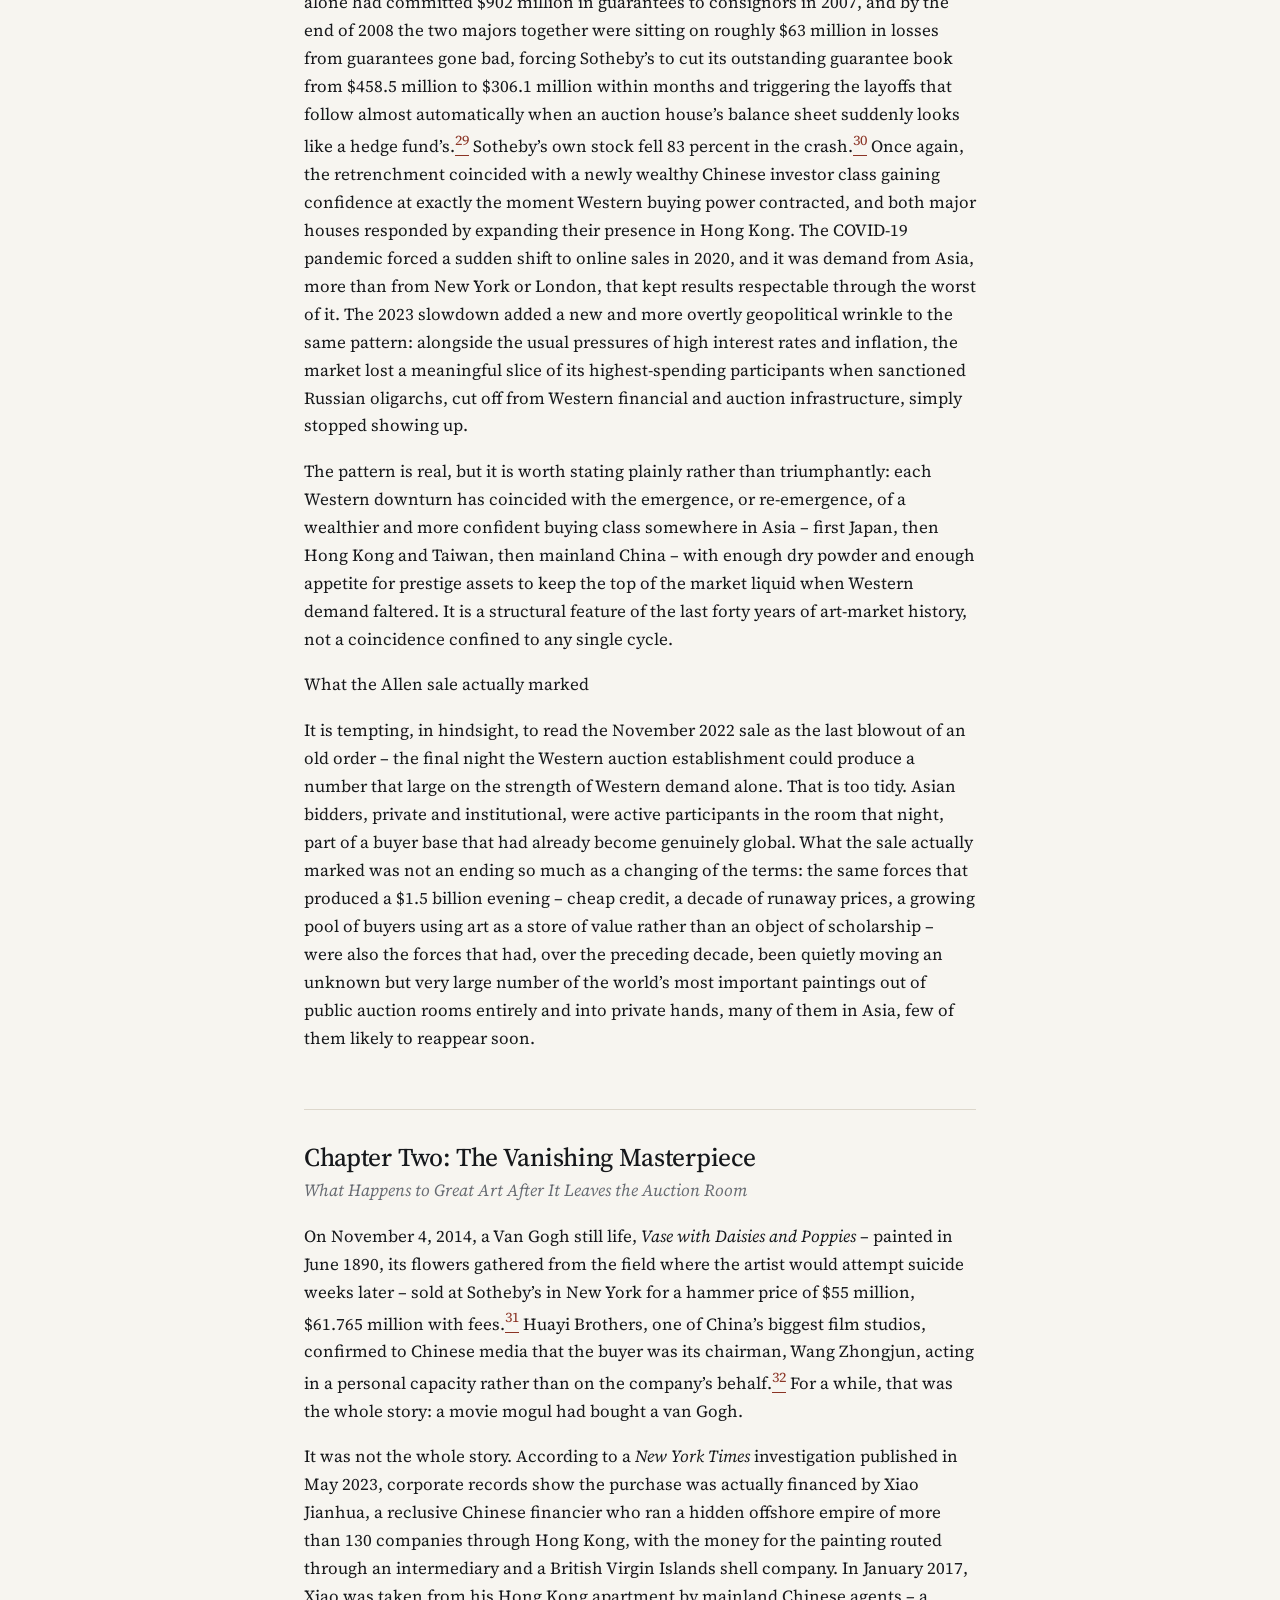
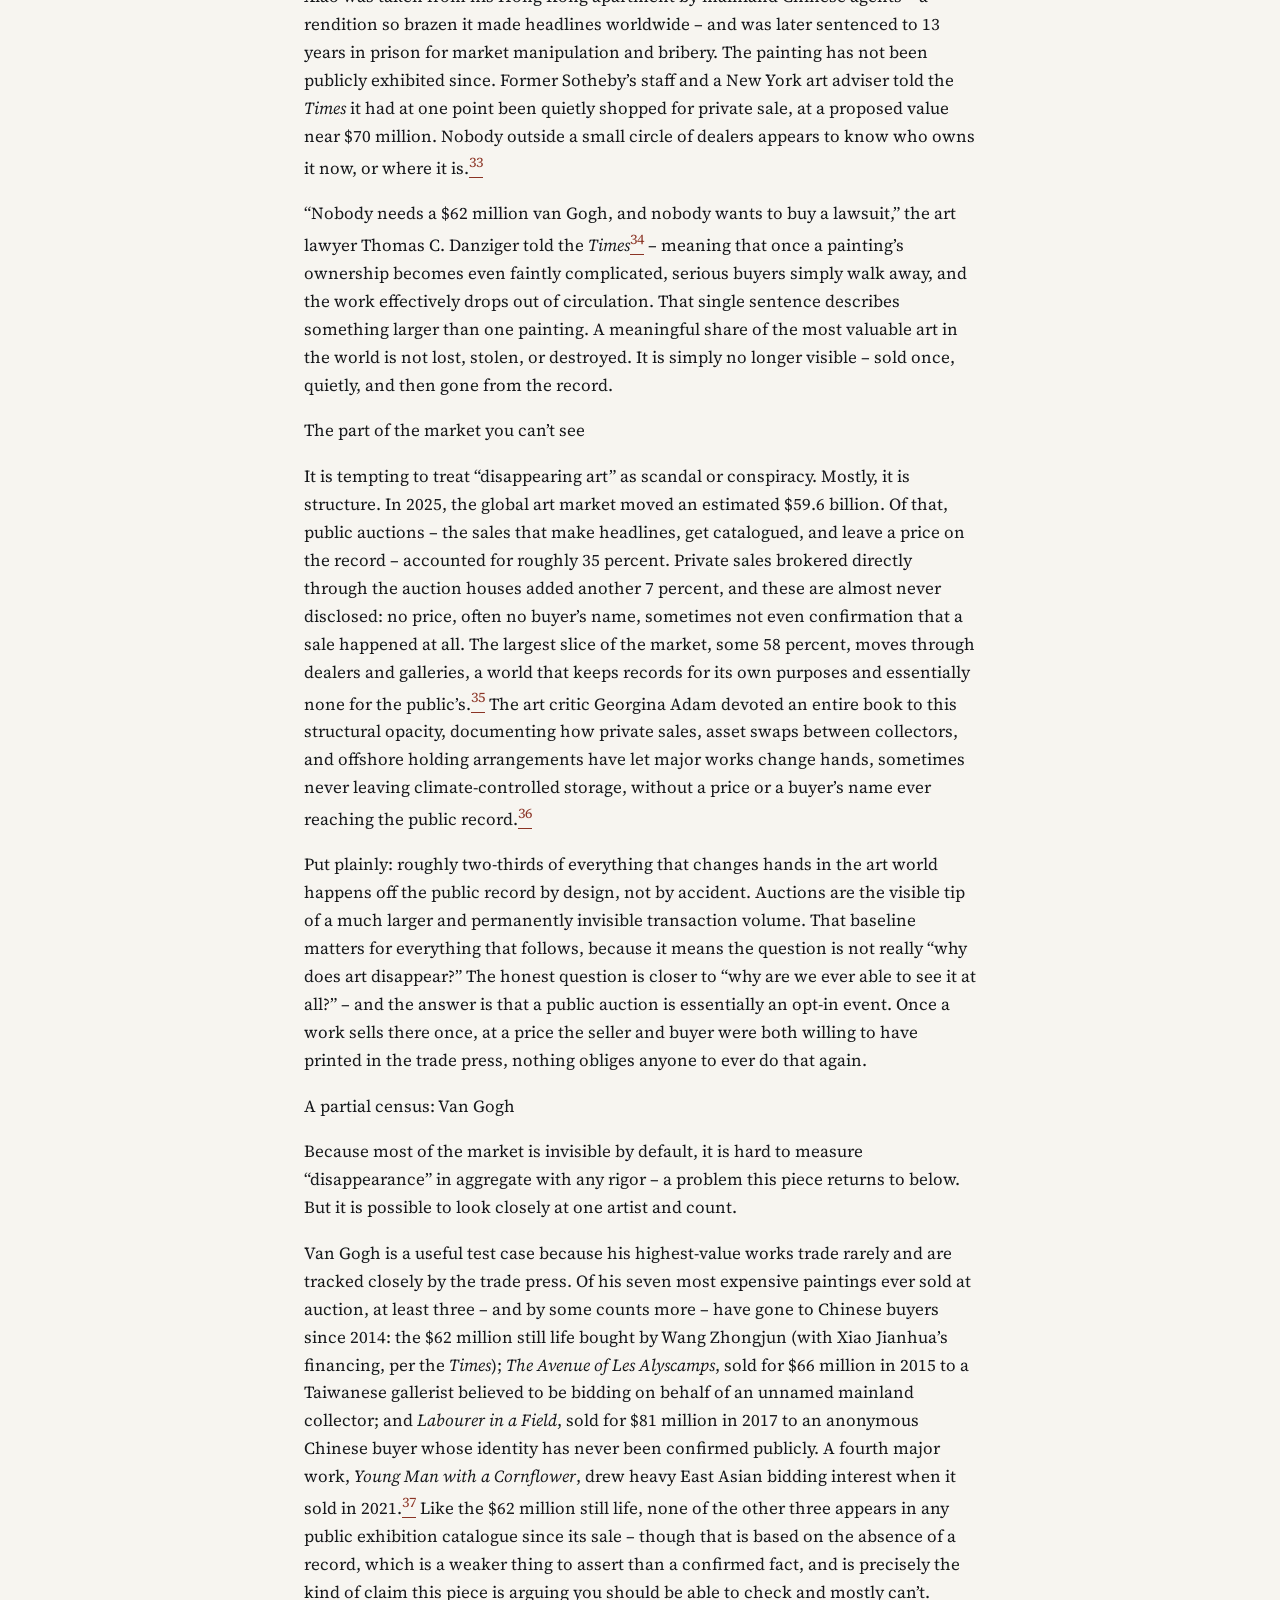
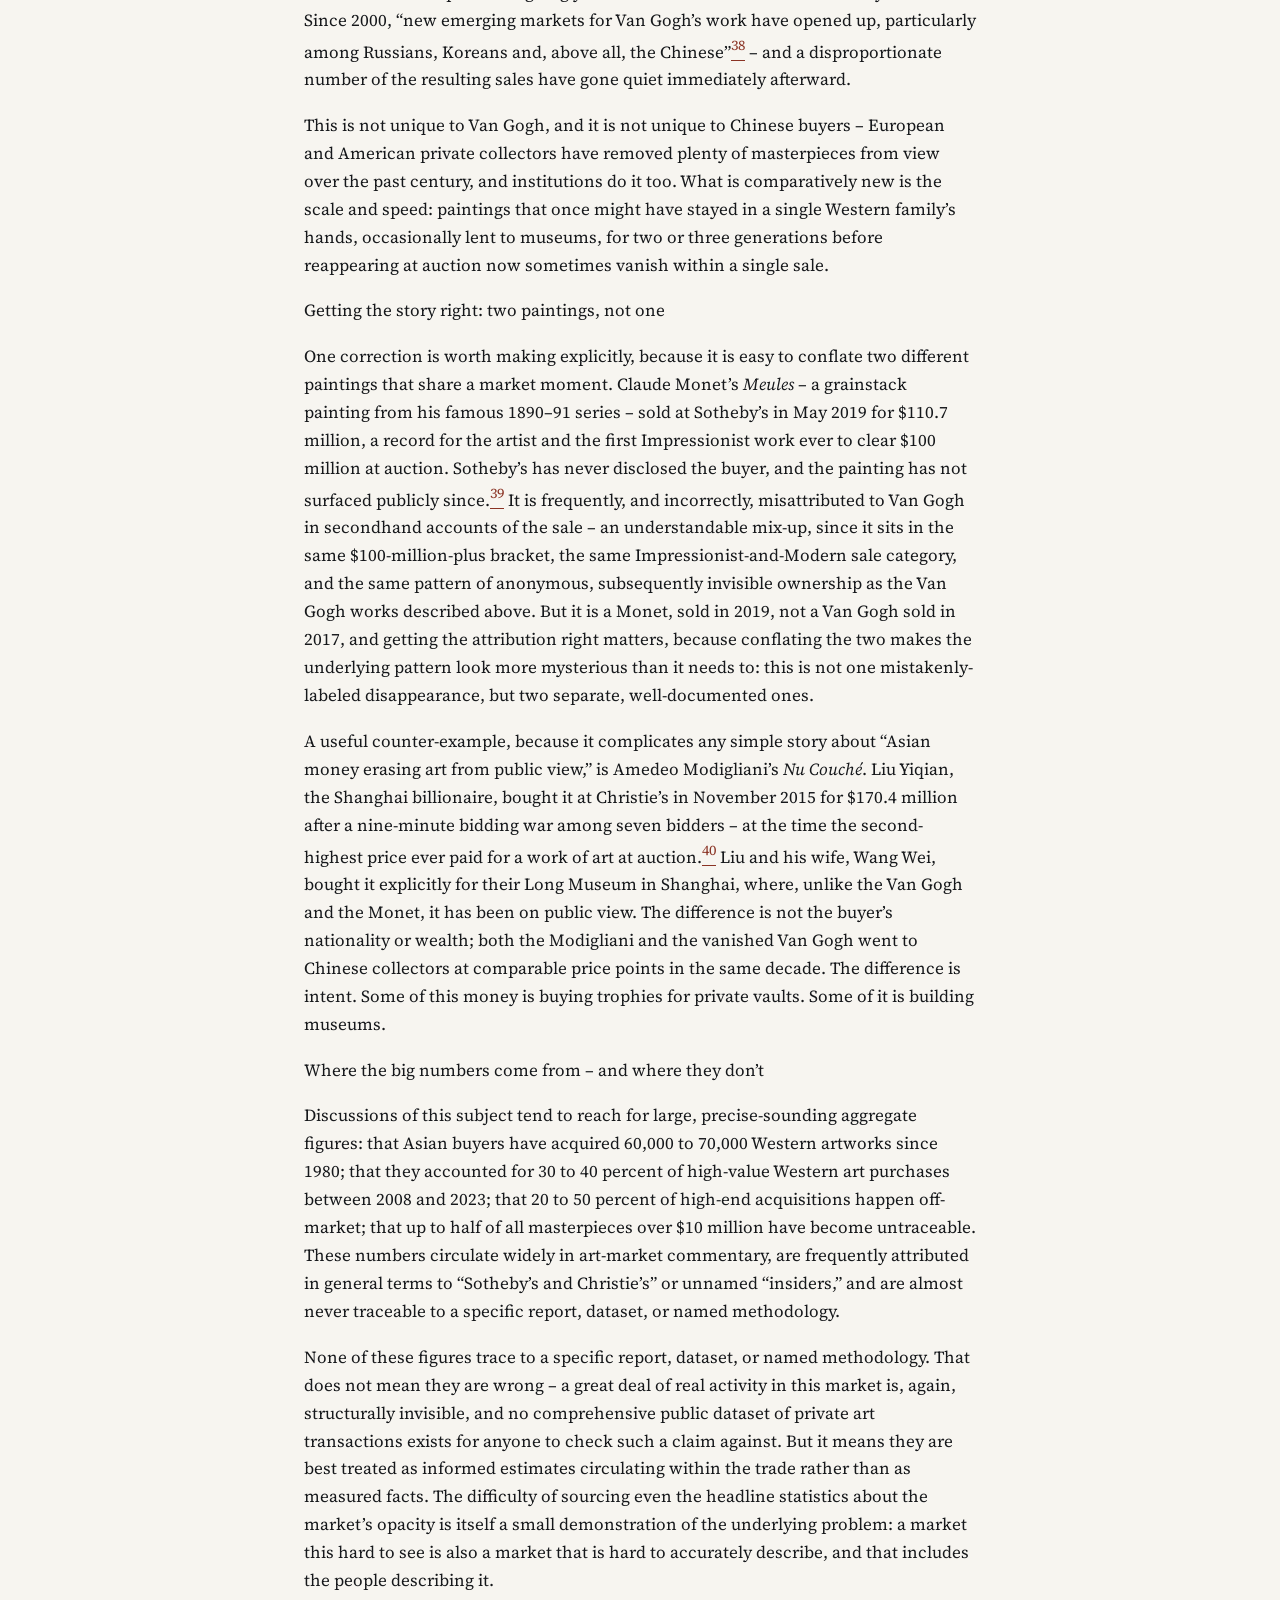
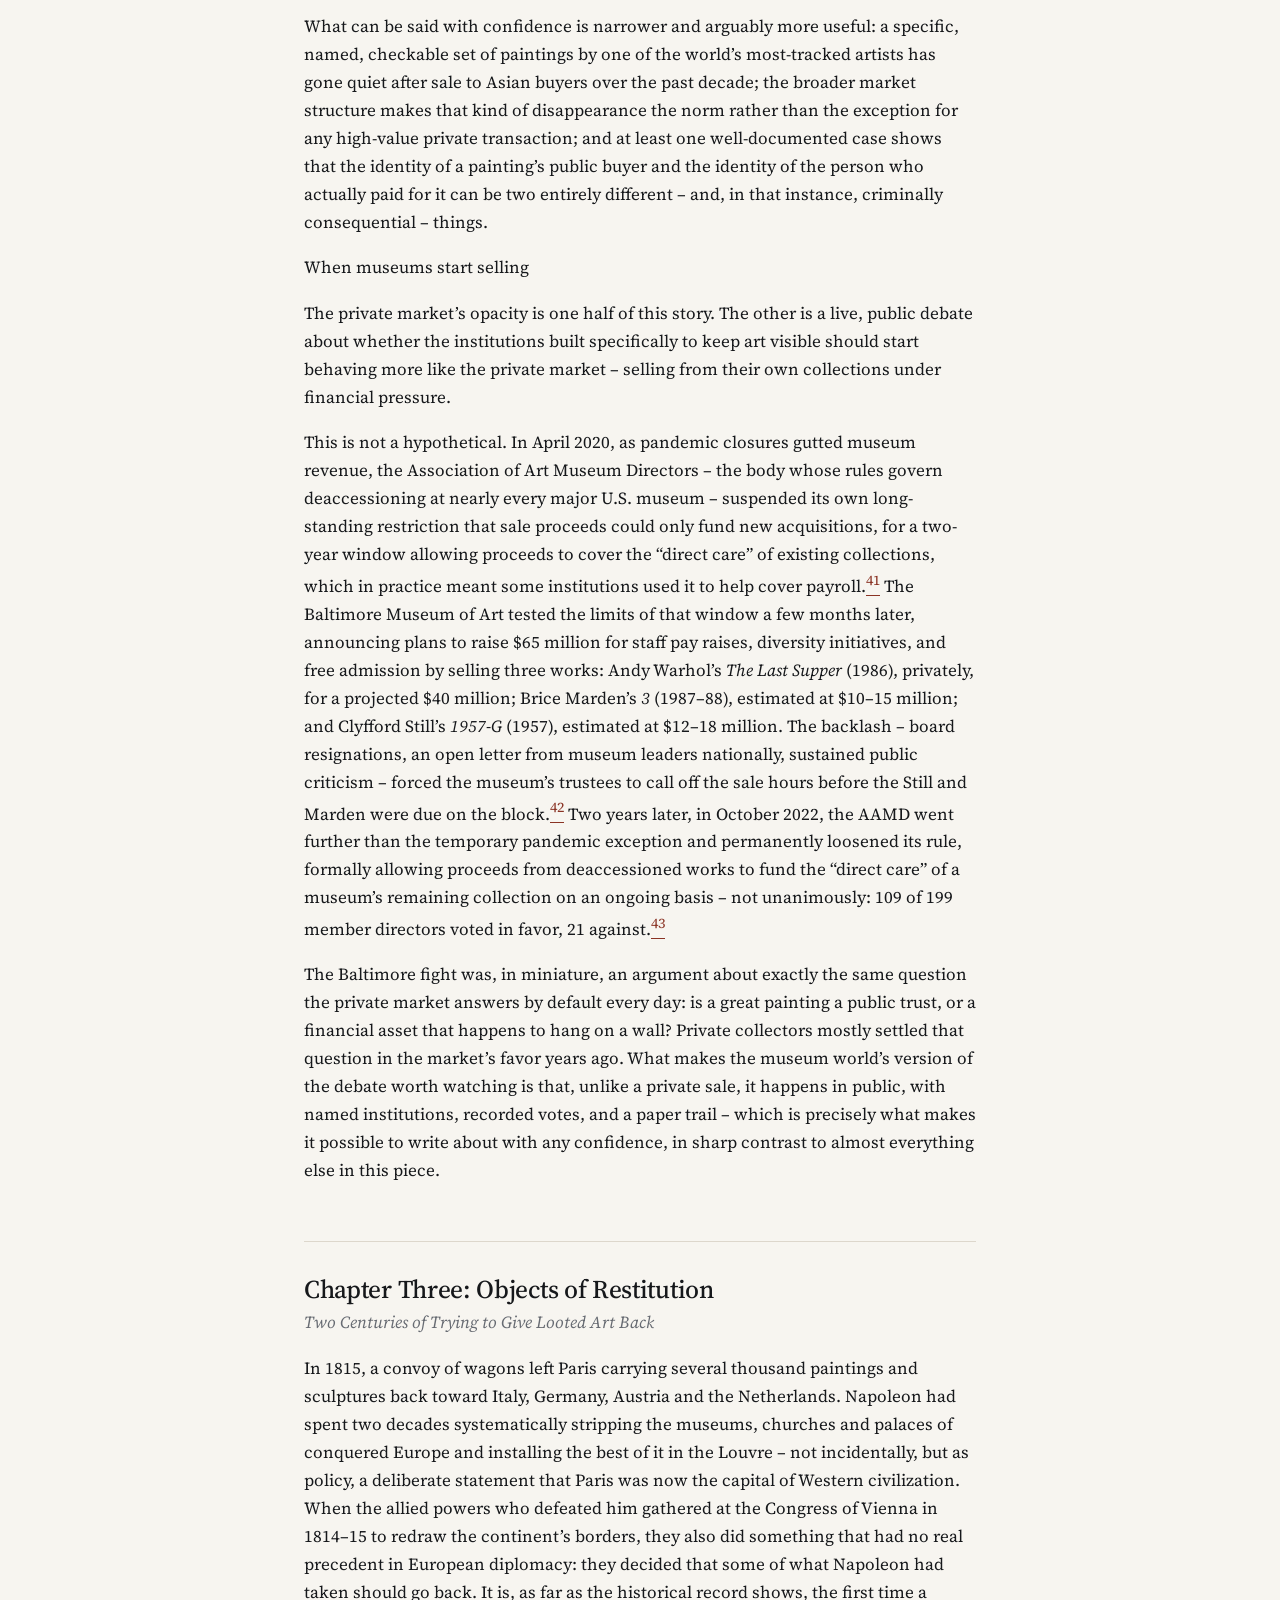
<file: research.html>
<!doctype html>
<html lang="en">
<head>
<meta charset="utf-8">
<meta name="viewport" content="width=device-width, initial-scale=1">
<title>Capital, Ownership, and Opacity — Ayna Musayeva</title>
<meta name="description" content="Six investigations into ownership, financing, and opacity in the global art market.">
<meta name="color-scheme" content="light dark">
<link rel="icon" href="data:,">
<link rel="preconnect" href="https://fonts.googleapis.com">
<link rel="preconnect" href="https://fonts.gstatic.com" crossorigin>
<link rel="stylesheet" href="https://fonts.googleapis.com/css2?family=IBM+Plex+Mono:wght@400;500&amp;family=IBM+Plex+Sans:wght@400;600&amp;family=Source+Serif+4:ital,opsz,wght@0,8..60,400;0,8..60,500;0,8..60,600;1,8..60,400&amp;display=swap">
<link rel="stylesheet" href="style.css">
</head>
<body id="top">
<a class="skip-link" href="#main">Skip to content</a>
<header class="site-header">
  <div class="container">
    <a class="wordmark" href="index.html">Ayna Musayeva<span>Investigative Researcher &amp; Software Developer</span></a>
    <nav class="site-nav" aria-label="Main">
      <ul>
        <li><a href="index.html">Home</a></li>
        <li><a href="systems.html">Intelligence Systems</a></li>
        <li><a href="investigations.html" aria-current="page">Research &amp; Investigations</a></li>
        <li><a href="about.html">About</a></li>
        <li><a href="contact.html">Contact</a></li>
      </ul>
    </nav>
  </div>
</header>
<main id="main" class="reading">

  <div class="doc-header">
    <p class="kicker"><a href="investigations.html">Research &amp; investigations</a> · 2024–present</p>
    <h1>Capital, Ownership, and Opacity</h1>
    <p class="role">Six investigations into the global art market</p>
  </div>

  <div class="toc">
    <p>Contents</p>
    <ol>
    <li><a href="#introduction">Introduction: What Six Investigations Add Up To</a></li>
    <li><a href="#ch1">Chapter One: The Eastward Shift</a></li>
    <li><a href="#ch2">Chapter Two: The Vanishing Masterpiece</a></li>
    <li><a href="#ch3">Chapter Three: Objects of Restitution</a></li>
    <li><a href="#ch4">Chapter Four: Family Lines</a></li>
    <li><a href="#ch5">Chapter Five: The Leverage</a></li>
    <li><a href="#ch6">Chapter Six: The Collectors Who Bought Like It Was Free</a></li>
    </ol>
  </div>

  <article>
<h2 id="introduction">Introduction</h2>
<p class="tagline"><em>What Six Investigations Add Up To</em></p>
<p>This collection brings together six investigations into changes in
the global art market and the structures that developed around them. The
papers examine the expansion of Asian buying power, the movement of
high-value artworks through public and private transactions, the
development and limitations of restitution law, the relationship between
political and family histories and the commercial art market, changes in
the ownership and financing of major auction houses, and the growth of
private collecting and private museums. Together, they trace a period in
which changes in the geography of the market coincided with changes in
art ownership and in the institutions responsible for its
circulation.</p>
<p>One of the most significant developments has been the movement of
buying power toward Asia. Japan played an early role in this shift as
corporate and private wealth entered the Western auction market at
increasingly high price levels. After the contraction of the Japanese
market, buyers from Hong Kong, Taiwan, and mainland China became
increasingly important participants. China’s economic expansion created
a new class of collectors, while domestic auction houses developed
alongside Sotheby’s and Christie’s. Hong Kong became a major point of
connection between Chinese capital and the international market,
eventually establishing itself as one of the principal centers of the
global art trade.</p>
<p>The growth of Asian buying power occurred alongside changes in the
market’s infrastructure. Auction houses expanded their operations in
China and Hong Kong, while Chinese auction businesses developed rapidly
within the domestic market. Different regulatory and ownership
arrangements shaped how international houses could operate in mainland
China, while Hong Kong provided a more established location for
international transactions. The result was a market increasingly
distributed across several major centers rather than organized primarily
around New York and London.</p>
<p>The movement of artworks within this expanded market is more
difficult to follow than public auction results alone indicate. Public
auctions represent only one part of the trade. A substantial share of
transactions takes place through dealers, galleries, auction-house
private sales, and direct transactions between collectors. These
exchanges often produce far less public information about price, buyer
identity, or subsequent ownership. A work that appears publicly at
auction may therefore leave the public record after its sale and remain
outside documented exhibition or resale for long periods.</p>
<p>Private transactions can also involve ownership structures that make
the movement of individual works more difficult to reconstruct. The
person associated publicly with a purchase may not necessarily be the
person who financed it, while companies and offshore entities can appear
between the artwork and its ultimate owner. These ownership structures
limit what can be established from public sales records alone.</p>
<p>Competing legal claims expose the limits of ownership records and
restitution mechanisms. The international system of cultural-property
restitution developed primarily in response to conquest, wartime
seizure, forced sales, organized looting, and the large-scale
displacement of cultural objects. Over time, the Hague Conventions,
UNESCO, UNIDROIT, national legislation, and international agreements
established principles and procedures intended to identify unlawfully
transferred objects and return them to earlier owners or their
heirs.</p>
<p>These mechanisms depend on identifiable works, documented ownership,
a known possessor, and an authority capable of enforcing a claim.
Different national legal systems impose different restrictions, while
many international agreements remain non-binding or apply only to
particular periods and forms of transfer. Restitution law therefore
operates within limits created not only by law itself but also by
incomplete ownership records, jurisdiction, the passage of time, and the
difficulty of locating privately held works.</p>
<p>The development of the Chinese auction market included direct
overlaps between commercial positions, ownership stakes, financial
interests, family relationships, and the political history of modern
China. Senior positions and major ownership interests within the auction
market intersected with families connected to China’s twentieth-century
political leadership. These relationships form part of the history of
the Chinese art market’s expansion.</p>
<p>The collection also examines changes in the companies responsible for
facilitating the international trade in art. Sotheby’s and Christie’s
developed under different ownership structures that subjected them to
different levels of shareholder scrutiny and financial disclosure and
affected their use of guarantees, private sales, and commercial risk.
Sotheby’s return to private ownership ended the public disclosure
requirements associated with its stock-market listing and changed the
financial structure under which the company operated. That transition
occurred while the company was simultaneously increasing its commitment
to Asia and expanding its presence in China and Hong Kong.</p>
<p>Private collecting represents another major part of this expansion.
As Chinese wealth entered the international art market, collectors
acquired both Chinese and Western works at increasingly high levels.
Some collections remained private, while others became the basis for new
museums and exhibition spaces. Private collecting provided the basis for
the creation of the Long Museum and the public exhibition of works from
the collection.</p>
<p>The later return of works from major private collections to auction
also demonstrated that accumulation and resale form different stages of
the same market. Collections assembled during long periods of rising
prices eventually encounter different market conditions when works are
offered again. Their resale returns privately held works to public
auction and provides evidence of how earlier acquisitions perform under
changed market conditions.</p>
<h2 id="ch1">Chapter One: The Eastward Shift</h2>
<p><em>How Asian Capital Remade the Global Art Market</em></p>
<p>On the evening of November 9, 2022, sixty paintings went under the
hammer at Christie’s Rockefeller Center saleroom in New York and, in
under three hours, brought in $1.5 billion – the largest total ever
recorded for a single auction.<a href="#p-fn1" class="footnote-ref"
id="p-fnref1" role="doc-noteref"><sup>1</sup></a> All sixty lots sold. A
Georges Seurat fetched $149.2 million. A Paul Cézanne shattered the
artist’s own auction record at $137.8 million. A Gustav Klimt more than
doubled the $40 million its owner had paid for it sixteen years earlier.
A Van Gogh brought $117.1 million, a Gauguin $105.7 million. Five
paintings broke the $100 million mark in a single evening – something
that had never happened before in the history of the market.<a
href="#p-fn2" class="footnote-ref" id="p-fnref2"
role="doc-noteref"><sup>2</sup></a></p>
<p>“Visionary: The Paul G. Allen Collection Part I” was sold, per the
late Microsoft co-founder’s instructions, entirely for philanthropy. At
the time, it read as confirmation that the art market’s long boom still
had room to run. Eighteen months later, it looks more like the top of a
cycle. Rising interest rates and tightening art-backed credit cooled the
market through 2023; Christie’s global sales fell by double digits year
over year, and a speculative bubble in young artists’ work lost roughly
a third of its value.<a href="#p-fn3" class="footnote-ref" id="p-fnref3"
role="doc-noteref"><sup>3</sup></a></p>
<p>The Allen sale is a useful hinge for a longer story, because it
landed at the precise moment two multi-decade trends crossed: the
Western auction market reaching the top of a financialized, globalized
cycle it had been riding since the 1980s, and the buying power behind
that market completing a forty-year migration east. To understand why
the market cooled the way it did after 2022 – and why so much of what
happens next depends on Beijing, Shanghai and Hong Kong rather than New
York and London – it helps to start with a rehearsal that took place
three decades earlier, in Tokyo.</p>
<p>A rehearsal in Tokyo</p>
<p>In 1987, at a London auction, Yasuda Fire and Marine Insurance paid a
then-record $39.9 million for Vincent van Gogh’s <em>Sunflowers</em> – a
purchase timed, deliberately, to mark the firm’s hundredth anniversary.
It made the front page around the world, and it set off a buying spree
among Japanese corporations flush with cash from an overheated economy
and a rapidly inflating asset bubble. By 1990, near the top of that
bubble, Japan was importing more than $4 billion in art annually and had
absorbed nearly half of all Impressionist paintings that came to market
that year. Ryoei Saito, chairman of the Daishowa Paper Manufacturing
empire, spent a combined $160 million at a single sale on a Van Gogh and
a Renoir – at the time, the two most expensive paintings ever sold.<a
href="#p-fn4" class="footnote-ref" id="p-fnref4"
role="doc-noteref"><sup>4</sup></a></p>
<p>Four years later, the bubble burst. Japan’s banking system seized up,
corporate balance sheets buckled, and the same firms that had bought
trophy Impressionist paintings as inflation hedges and prestige objects
became forced sellers, unloading masterpieces at a fraction of what they
had paid. Some of that art disappeared into bankruptcy proceedings and
has never resurfaced. What mattered for the market’s longer trajectory,
though, was who was buying on the way down: a small but growing cohort
of collectors from Hong Kong, Taiwan and, increasingly, mainland China,
purchasing undervalued Western paintings just as Japanese demand
withdrew.<a href="#p-fn5" class="footnote-ref" id="p-fnref5"
role="doc-noteref"><sup>5</sup></a> It was a minor episode in 1993. In
retrospect, it was the opening move in a much longer game – the first
time Asian capital stepped into a vacuum left by a Western downturn. It
would not be the last.</p>
<p>Building the infrastructure</p>
<p>China’s own art market did not emerge from nowhere; it was built,
deliberately, over two decades. The country’s economic growth through
the 1990s and 2000s created a new class of wealthy investors who
initially parked their money in real estate. As Beijing gradually
loosened the rules around art transactions, that capital found a second
outlet.</p>
<p>China Guardian, the country’s first major auction house, was founded
in Beijing on May 17, 1993, by Chen Dongsheng. Its first sale, held
March 27, 1994, brought in RMB 14.23 million, then roughly $1.6 million,
according to Chinese-language company records; within a decade it had
become one of the largest auction houses in the world by turnover.<a
href="#p-fn6" class="footnote-ref" id="p-fnref6"
role="doc-noteref"><sup>6</sup></a> In 2005, Beijing Poly International
Auction launched as a subsidiary of China Poly Group, a roughly $40
billion state-owned conglomerate with roots in the military-industrial
sector. Backed by state capital and protected market access, Poly grew
fast enough to become, by most measures, the world’s third-largest
auction house within a decade of its founding – behind only Christie’s
and Sotheby’s.<a href="#p-fn7" class="footnote-ref" id="p-fnref7"
role="doc-noteref"><sup>7</sup></a></p>
<p>Tax policy took longer to catch up, and moved in both directions
before it helped. Before 2000, China’s customs schedule did not treat
art as its own category at all; in 2007, tax authorities formally added
cultural relics and artworks to the import tariff schedule for the first
time, grouping them with luxury goods and setting the rate at 12 percent
– a real cost that discouraged bringing foreign works onto the mainland
and encouraged collectors to keep transactions offshore.<a href="#p-fn8"
class="footnote-ref" id="p-fnref8" role="doc-noteref"><sup>8</sup></a>
Only from 2012 did that reverse, with the tariff cut to 6 percent and,
for some categories, down to 3 percent by 2017 – a friendlier regime,
but one that arrived after, not before, Sotheby’s and Christie’s had
already made their opening moves into China.</p>
<p>The arrival of the two Western majors followed a telling asymmetry.
Sotheby’s entered mainland China first, in September 2012, through a
joint venture with Beijing Gehua Art Company, a state-owned enterprise:
Sotheby’s held 80 percent of the new entity and operational control, but
its Chinese partner was, by definition, an arm of the state.<a
href="#p-fn9" class="footnote-ref" id="p-fnref9"
role="doc-noteref"><sup>9</sup></a> Christie’s took a different and
slower path, becoming in 2013 the first international auction house
licensed to operate independently in China under its own name – a
genuine wholly foreign-owned enterprise, with no state joint-venture
partner, though barred from trading cultural relics predating 1911.<a
href="#p-fn10" class="footnote-ref" id="p-fnref10"
role="doc-noteref"><sup>10</sup></a> The difference was not merely
structural. A foreign house operating without a state partner invited
more scrutiny of what, exactly, it was moving in and out of the country;
it is one reason serious Chinese buyers of high-value Western art have
often preferred to transact through Hong Kong or offshore vehicles
rather than directly on the mainland, and why Hong Kong – not Beijing or
Shanghai – became the real seat of China’s international art trade.</p>
<p>The turn</p>
<p>Return, now, to that November evening in 2022. Even as the Allen sale
set records, the conditions that would end the cycle were already
forming. Interest rates were rising sharply after a decade near zero;
inflation was running hot; lenders were pulling back from the art-backed
financing that had let dealers and speculators hold inventory on credit.
Collectors who might otherwise have sold began instead to hold their
best works rather than test a softening market – and in an asset class
as psychologically driven as fine art, reduced supply from top holders
can chill demand for everything beneath it.</p>
<p>Nowhere was the reversal sharper than in the market for very young
artists. During the pandemic, buying a painting practically “wet” from
the studio and flipping it at auction within months – once a practice
serious collectors avoided, for fear of being blamed for destabilizing
an artist’s market – became almost routine, as art turned into a
short-term speculative asset for a new class of buyers. The numbers tell
the story: auction sales of work by “ultra-contemporary” artists
(industry shorthand for those born in 1975 or later) rose more than
sevenfold in under a decade, from $91.4 million in 2013 to $739.3
million in 2021, with the three major houses alone generating over $570
million from the category that year.<a href="#p-fn11"
class="footnote-ref" id="p-fnref11" role="doc-noteref"><sup>11</sup></a>
By 2023, prices for the same cohort of artists had fallen by close to a
third from their 2021 peak, as speculative buyers who had counted on
quick resale discovered that both enthusiasm and financing could
evaporate at the same time.</p>
<p>A market turning inward, and a generation turning over</p>
<p>The cooling wasn’t only about price; it changed who was buying, and
what. By 2022, Chinese dealers had shifted overwhelmingly toward local
buyers: roughly 76 percent of sales nationally went to collectors within
China, with the mainland figure closer to 87 percent against 50 percent
in Hong Kong, where the market’s older international reach still brought
in meaningful overseas participation. Japan showed a similar pivot, with
roughly 81 percent of art bought there going to Japanese collectors.<a
href="#p-fn12" class="footnote-ref" id="p-fnref12"
role="doc-noteref"><sup>12</sup></a></p>
<p>Taste shifted alongside geography. Old Masters had a bad year across
the board – a 17 percent revenue decline that pushed the category back
to roughly $963 million, close to 2020 levels, driven substantially by
cancelled sales in China<a href="#p-fn13" class="footnote-ref"
id="p-fnref13" role="doc-noteref"><sup>13</sup></a> – while modern and
contemporary art continued gaining ground, capturing close to a third of
the Chinese market and pulling share away from the two categories that
had defined Chinese collecting for a generation: calligraphy, which fell
11 percent in revenue yet still held nearly half the market at 47
percent, and ceramics, whose revenue fell more sharply, around 31
percent, on a 28 percent market share.<a href="#p-fn14"
class="footnote-ref" id="p-fnref14"
role="doc-noteref"><sup>14</sup></a></p>
<p>That shift had a face, or several. A cohort of ultra-contemporary
Chinese artists – Kao Yu, Sun Hao and Yan Bing among them – saw
unusually strong bidding in 2022 from a younger generation of buyers
close to their own age. Sun Hao’s <em>Wan Shui Qian Shan</em> (“Ten
Thousand Rivers and Mountains”), a 2019 mirror-mounted work measuring
280 by 800 centimeters, set his auction record at China Guardian’s
spring 2022 sale, hammering at RMB 7.2 million against a presale
estimate of RMB 3–5 million and selling with premium for RMB 8.28
million, or roughly $1.2 million, leading the house’s Chinese
contemporary painting and calligraphy session<a href="#p-fn15"
class="footnote-ref" id="p-fnref15" role="doc-noteref"><sup>15</sup></a>
– a specific, checkable data point for what was, more broadly, a
generational handoff: the same collectors who had spent a decade chasing
Impressionist trophies and Ming porcelain were being joined, and in
places replaced, by buyers in their twenties and thirties collecting
artists born in their own lifetime.</p>
<p>Hong Kong’s ceiling</p>
<p>China’s own market absorbed a harder shock at the aggregate level.
Pandemic-era disruption cut the country’s total art-auction turnover by
roughly a third in 2022 – from about $5.9 billion to $3.9 billion<a
href="#p-fn16" class="footnote-ref" id="p-fnref16"
role="doc-noteref"><sup>16</sup></a> – even as, paradoxically, Hong Kong
was consolidating its position as the world’s second-largest marketplace
for contemporary art, behind New York and ahead of London, for a second
consecutive year. In 2022 alone, Christie’s, Sotheby’s and Phillips
together hammered more than $1 billion worth of art in Hong Kong.<a
href="#p-fn17" class="footnote-ref" id="p-fnref17"
role="doc-noteref"><sup>17</sup></a> Worth noting for scale: China’s
market had actually proven more resilient than the rest of the world at
the start of the pandemic, falling only about 15 percent in 2020 against
a roughly 20 percent global decline, before the harder 2022 contraction
described above.</p>
<p>That rise in Hong Kong’s standing, though, came with a ceiling at the
very top of the market. Industry reporting on the 2022 season pointed to
a retreat among the highest-value results specifically: only five Hong
Kong results made the global top 100 auction sales in 2022, down sharply
from 22 the year before, even as the city’s overall standing as a
marketplace improved.<a href="#p-fn18" class="footnote-ref"
id="p-fnref18" role="doc-noteref"><sup>18</sup></a></p>
<p>Who owns the room</p>
<p>However the numbers around any single year shake out, the broader
structure of the market is not in dispute: it is extraordinarily
concentrated, and concentrated in a strikingly similar way across very
different national markets. In 2022, the United States, China and the
United Kingdom together accounted for 76 percent of global public
auction sales by value, with the U.S. alone taking 37 percent.<a
href="#p-fn19" class="footnote-ref" id="p-fnref19"
role="doc-noteref"><sup>19</sup></a> Look inside any one of those
countries and the pattern repeats at the level of individual firms: the
ten largest auction houses reportedly account for more than 70 percent
of revenue in the United States, close to 60 percent in both China and
the UK, and 54 percent in France.<a href="#p-fn20" class="footnote-ref"
id="p-fnref20" role="doc-noteref"><sup>20</sup></a> At the level of the
two biggest global names specifically, Sotheby’s and Christie’s together
represent something on the order of 40 to 45 percent of global fine-art
auction turnover in an ordinary year; in 2023, Sotheby’s edged into the
lead with roughly 26 percent of global turnover to Christie’s 24
percent, as the two majors together saw combined sales fall by about 13
percent from the prior year.<a href="#p-fn21" class="footnote-ref"
id="p-fnref21" role="doc-noteref"><sup>21</sup></a></p>
<p>That decline was not evenly distributed, and it ran in different
directions depending on where a house sat relative to China’s own
recovery. Christie’s, whose spectacular 2022 numbers had been inflated
by the one-off Paul Allen estate, saw its total sales fall from $8.4
billion in 2022 to $6.2 billion in 2023 – a drop of roughly a quarter on
a headline basis, and a much smaller one (about 12 percent) once the
Allen sale is stripped out of the comparison.<a href="#p-fn22"
class="footnote-ref" id="p-fnref22" role="doc-noteref"><sup>22</sup></a>
Bonhams, by contrast, had the best year in its 230-year history in 2023,
with turnover above $1.2 billion, up 14 percent from 2022.<a
href="#p-fn23" class="footnote-ref" id="p-fnref23"
role="doc-noteref"><sup>23</sup></a> Chinese houses specifically were
reported at the time to be staging a sharp recovery from a weak 2022:
Poly International and Xiling Yinshe each posted triple-digit percentage
gains, on the order of 170 and 180 percent respectively.<a
href="#p-fn24" class="footnote-ref" id="p-fnref24"
role="doc-noteref"><sup>24</sup></a> China’s top mainland houses were
recovering share even as Christie’s contracted, part of a broader
pattern in which the market’s center of gravity continued shifting
toward Asia even as its Western anchors struggled.</p>
<p>The single-work results from 2023 tell a similar geographic story.
The year’s highest price was Pablo Picasso’s <em>Woman with a
Watch</em>, which sold at Sotheby’s New York for $139.3 million, the
second-highest price ever paid for a Picasso; Claude Monet’s <em>Le
bassin aux nymphéas</em> followed at $74 million at Christie’s New York,
having stayed inside the same family’s collection for more than fifty
years before the sale.<a href="#p-fn25" class="footnote-ref"
id="p-fnref25" role="doc-noteref"><sup>25</sup></a> Gustav Klimt’s
<em>Dame mit Fächer</em> set a record for the artist and became the most
valuable work of art ever sold at a European auction when it went for
$108.4 million in London, alongside a second Klimt, <em>Island in the
Attersee</em>, at $53.2 million in New York, and Jean-Michel Basquiat’s
<em>El Gran Espectáculo (The Nile)</em> at $46 million.<a href="#p-fn26"
class="footnote-ref" id="p-fnref26" role="doc-noteref"><sup>26</sup></a>
Hong Kong’s contribution to that same year showed up less in headline
single-lot prices than in overall revenue share: both Christie’s and
Sotheby’s reported that Asia, and Hong Kong specifically, accounted for
roughly 16 to 19 percent of their global revenue in 2023.<a
href="#p-fn27" class="footnote-ref" id="p-fnref27"
role="doc-noteref"><sup>27</sup></a></p>
<p>A pattern with a history</p>
<p>None of this should read as a single, isolated shock. The Western
auction establishment has weathered a remarkably similar sequence of
crises before, and Asian capital has, on each occasion, played a role in
absorbing it. The early-1990s recession, compounded by the bursting of
Japan’s asset bubble, forced a wave of high-end reselling at depressed
prices – precisely the opening that early Hong Kong, Taiwan and mainland
Chinese buyers seized. Later in that decade, Sotheby’s and Christie’s
were caught colluding on the commissions they charged sellers, a
six-year conspiracy that overcharged clients by roughly $400 million
combined; Sotheby’s chairman, A. Alfred Taubman, was sentenced to a year
and a day in prison and fined $7.5 million, with the trial judge finding
he had been “the initiating and driving force” behind the scheme.<a
href="#p-fn28" class="footnote-ref" id="p-fnref28"
role="doc-noteref"><sup>28</sup></a> The 2008 financial crisis hit the
market again, and it hit the guarantee system the houses had built
during the boom years directly: Sotheby’s alone had committed $902
million in guarantees to consignors in 2007, and by the end of 2008 the
two majors together were sitting on roughly $63 million in losses from
guarantees gone bad, forcing Sotheby’s to cut its outstanding guarantee
book from $458.5 million to $306.1 million within months and triggering
the layoffs that follow almost automatically when an auction house’s
balance sheet suddenly looks like a hedge fund’s.<a href="#p-fn29"
class="footnote-ref" id="p-fnref29" role="doc-noteref"><sup>29</sup></a>
Sotheby’s own stock fell 83 percent in the crash.<a href="#p-fn30"
class="footnote-ref" id="p-fnref30" role="doc-noteref"><sup>30</sup></a>
Once again, the retrenchment coincided with a newly wealthy Chinese
investor class gaining confidence at exactly the moment Western buying
power contracted, and both major houses responded by expanding their
presence in Hong Kong. The COVID-19 pandemic forced a sudden shift to
online sales in 2020, and it was demand from Asia, more than from New
York or London, that kept results respectable through the worst of it.
The 2023 slowdown added a new and more overtly geopolitical wrinkle to
the same pattern: alongside the usual pressures of high interest rates
and inflation, the market lost a meaningful slice of its
highest-spending participants when sanctioned Russian oligarchs, cut off
from Western financial and auction infrastructure, simply stopped
showing up.</p>
<p>The pattern is real, but it is worth stating plainly rather than
triumphantly: each Western downturn has coincided with the emergence, or
re-emergence, of a wealthier and more confident buying class somewhere
in Asia – first Japan, then Hong Kong and Taiwan, then mainland China –
with enough dry powder and enough appetite for prestige assets to keep
the top of the market liquid when Western demand faltered. It is a
structural feature of the last forty years of art-market history, not a
coincidence confined to any single cycle.</p>
<p>What the Allen sale actually marked</p>
<p>It is tempting, in hindsight, to read the November 2022 sale as the
last blowout of an old order – the final night the Western auction
establishment could produce a number that large on the strength of
Western demand alone. That is too tidy. Asian bidders, private and
institutional, were active participants in the room that night, part of
a buyer base that had already become genuinely global. What the sale
actually marked was not an ending so much as a changing of the terms:
the same forces that produced a $1.5 billion evening – cheap credit, a
decade of runaway prices, a growing pool of buyers using art as a store
of value rather than an object of scholarship – were also the forces
that had, over the preceding decade, been quietly moving an unknown but
very large number of the world’s most important paintings out of public
auction rooms entirely and into private hands, many of them in Asia, few
of them likely to reappear soon.</p>
<h2 id="ch2">Chapter Two: The Vanishing Masterpiece</h2>
<p><em>What Happens to Great Art After It Leaves the Auction
Room</em></p>
<p>On November 4, 2014, a Van Gogh still life, <em>Vase with Daisies and
Poppies</em> – painted in June 1890, its flowers gathered from the field
where the artist would attempt suicide weeks later – sold at Sotheby’s
in New York for a hammer price of $55 million, $61.765 million with
fees.<a href="#p-fn31" class="footnote-ref" id="p-fnref31"
role="doc-noteref"><sup>31</sup></a> Huayi Brothers, one of China’s
biggest film studios, confirmed to Chinese media that the buyer was its
chairman, Wang Zhongjun, acting in a personal capacity rather than on
the company’s behalf.<a href="#p-fn32" class="footnote-ref"
id="p-fnref32" role="doc-noteref"><sup>32</sup></a> For a while, that
was the whole story: a movie mogul had bought a van Gogh.</p>
<p>It was not the whole story. According to a <em>New York Times</em>
investigation published in May 2023, corporate records show the purchase
was actually financed by Xiao Jianhua, a reclusive Chinese financier who
ran a hidden offshore empire of more than 130 companies through Hong
Kong, with the money for the painting routed through an intermediary and
a British Virgin Islands shell company. In January 2017, Xiao was taken
from his Hong Kong apartment by mainland Chinese agents – a rendition so
brazen it made headlines worldwide – and was later sentenced to 13 years
in prison for market manipulation and bribery. The painting has not been
publicly exhibited since. Former Sotheby’s staff and a New York art
adviser told the <em>Times</em> it had at one point been quietly shopped
for private sale, at a proposed value near $70 million. Nobody outside a
small circle of dealers appears to know who owns it now, or where it
is.<a href="#p-fn33" class="footnote-ref" id="p-fnref33"
role="doc-noteref"><sup>33</sup></a></p>
<p>“Nobody needs a $62 million van Gogh, and nobody wants to buy a
lawsuit,” the art lawyer Thomas C. Danziger told the <em>Times</em><a
href="#p-fn34" class="footnote-ref" id="p-fnref34"
role="doc-noteref"><sup>34</sup></a> – meaning that once a painting’s
ownership becomes even faintly complicated, serious buyers simply walk
away, and the work effectively drops out of circulation. That single
sentence describes something larger than one painting. A meaningful
share of the most valuable art in the world is not lost, stolen, or
destroyed. It is simply no longer visible – sold once, quietly, and then
gone from the record.</p>
<p>The part of the market you can’t see</p>
<p>It is tempting to treat “disappearing art” as scandal or conspiracy.
Mostly, it is structure. In 2025, the global art market moved an
estimated $59.6 billion. Of that, public auctions – the sales that make
headlines, get catalogued, and leave a price on the record – accounted
for roughly 35 percent. Private sales brokered directly through the
auction houses added another 7 percent, and these are almost never
disclosed: no price, often no buyer’s name, sometimes not even
confirmation that a sale happened at all. The largest slice of the
market, some 58 percent, moves through dealers and galleries, a world
that keeps records for its own purposes and essentially none for the
public’s.<a href="#p-fn35" class="footnote-ref" id="p-fnref35"
role="doc-noteref"><sup>35</sup></a> The art critic Georgina Adam
devoted an entire book to this structural opacity, documenting how
private sales, asset swaps between collectors, and offshore holding
arrangements have let major works change hands, sometimes never leaving
climate-controlled storage, without a price or a buyer’s name ever
reaching the public record.<a href="#p-fn36" class="footnote-ref"
id="p-fnref36" role="doc-noteref"><sup>36</sup></a></p>
<p>Put plainly: roughly two-thirds of everything that changes hands in
the art world happens off the public record by design, not by accident.
Auctions are the visible tip of a much larger and permanently invisible
transaction volume. That baseline matters for everything that follows,
because it means the question is not really “why does art disappear?”
The honest question is closer to “why are we ever able to see it at
all?” – and the answer is that a public auction is essentially an opt-in
event. Once a work sells there once, at a price the seller and buyer
were both willing to have printed in the trade press, nothing obliges
anyone to ever do that again.</p>
<p>A partial census: Van Gogh</p>
<p>Because most of the market is invisible by default, it is hard to
measure “disappearance” in aggregate with any rigor – a problem this
piece returns to below. But it is possible to look closely at one artist
and count.</p>
<p>Van Gogh is a useful test case because his highest-value works trade
rarely and are tracked closely by the trade press. Of his seven most
expensive paintings ever sold at auction, at least three – and by some
counts more – have gone to Chinese buyers since 2014: the $62 million
still life bought by Wang Zhongjun (with Xiao Jianhua’s financing, per
the <em>Times</em>); <em>The Avenue of Les Alyscamps</em>, sold for $66
million in 2015 to a Taiwanese gallerist believed to be bidding on
behalf of an unnamed mainland collector; and <em>Labourer in a
Field</em>, sold for $81 million in 2017 to an anonymous Chinese buyer
whose identity has never been confirmed publicly. A fourth major work,
<em>Young Man with a Cornflower</em>, drew heavy East Asian bidding
interest when it sold in 2021.<a href="#p-fn37" class="footnote-ref"
id="p-fnref37" role="doc-noteref"><sup>37</sup></a> Like the $62 million
still life, none of the other three appears in any public exhibition
catalogue since its sale – though that is based on the absence of a
record, which is a weaker thing to assert than a confirmed fact, and is
precisely the kind of claim this piece is arguing you should be able to
check and mostly can’t. Since 2000, “new emerging markets for Van Gogh’s
work have opened up, particularly among Russians, Koreans and, above
all, the Chinese”<a href="#p-fn38" class="footnote-ref" id="p-fnref38"
role="doc-noteref"><sup>38</sup></a> – and a disproportionate number of
the resulting sales have gone quiet immediately afterward.</p>
<p>This is not unique to Van Gogh, and it is not unique to Chinese
buyers – European and American private collectors have removed plenty of
masterpieces from view over the past century, and institutions do it
too. What is comparatively new is the scale and speed: paintings that
once might have stayed in a single Western family’s hands, occasionally
lent to museums, for two or three generations before reappearing at
auction now sometimes vanish within a single sale.</p>
<p>Getting the story right: two paintings, not one</p>
<p>One correction is worth making explicitly, because it is easy to
conflate two different paintings that share a market moment. Claude
Monet’s <em>Meules</em> – a grainstack painting from his famous 1890–91
series – sold at Sotheby’s in May 2019 for $110.7 million, a record for
the artist and the first Impressionist work ever to clear $100 million
at auction. Sotheby’s has never disclosed the buyer, and the painting
has not surfaced publicly since.<a href="#p-fn39" class="footnote-ref"
id="p-fnref39" role="doc-noteref"><sup>39</sup></a> It is frequently,
and incorrectly, misattributed to Van Gogh in secondhand accounts of the
sale – an understandable mix-up, since it sits in the same
$100-million-plus bracket, the same Impressionist-and-Modern sale
category, and the same pattern of anonymous, subsequently invisible
ownership as the Van Gogh works described above. But it is a Monet, sold
in 2019, not a Van Gogh sold in 2017, and getting the attribution right
matters, because conflating the two makes the underlying pattern look
more mysterious than it needs to: this is not one mistakenly-labeled
disappearance, but two separate, well-documented ones.</p>
<p>A useful counter-example, because it complicates any simple story
about “Asian money erasing art from public view,” is Amedeo Modigliani’s
<em>Nu Couché</em>. Liu Yiqian, the Shanghai billionaire, bought it at
Christie’s in November 2015 for $170.4 million after a nine-minute
bidding war among seven bidders – at the time the second-highest price
ever paid for a work of art at auction.<a href="#p-fn40"
class="footnote-ref" id="p-fnref40" role="doc-noteref"><sup>40</sup></a>
Liu and his wife, Wang Wei, bought it explicitly for their Long Museum
in Shanghai, where, unlike the Van Gogh and the Monet, it has been on
public view. The difference is not the buyer’s nationality or wealth;
both the Modigliani and the vanished Van Gogh went to Chinese collectors
at comparable price points in the same decade. The difference is intent.
Some of this money is buying trophies for private vaults. Some of it is
building museums.</p>
<p>Where the big numbers come from – and where they don’t</p>
<p>Discussions of this subject tend to reach for large, precise-sounding
aggregate figures: that Asian buyers have acquired 60,000 to 70,000
Western artworks since 1980; that they accounted for 30 to 40 percent of
high-value Western art purchases between 2008 and 2023; that 20 to 50
percent of high-end acquisitions happen off-market; that up to half of
all masterpieces over $10 million have become untraceable. These numbers
circulate widely in art-market commentary, are frequently attributed in
general terms to “Sotheby’s and Christie’s” or unnamed “insiders,” and
are almost never traceable to a specific report, dataset, or named
methodology.</p>
<p>None of these figures trace to a specific report, dataset, or named
methodology. That does not mean they are wrong – a great deal of real
activity in this market is, again, structurally invisible, and no
comprehensive public dataset of private art transactions exists for
anyone to check such a claim against. But it means they are best treated
as informed estimates circulating within the trade rather than as
measured facts. The difficulty of sourcing even the headline statistics
about the market’s opacity is itself a small demonstration of the
underlying problem: a market this hard to see is also a market that is
hard to accurately describe, and that includes the people describing
it.</p>
<p>What can be said with confidence is narrower and arguably more
useful: a specific, named, checkable set of paintings by one of the
world’s most-tracked artists has gone quiet after sale to Asian buyers
over the past decade; the broader market structure makes that kind of
disappearance the norm rather than the exception for any high-value
private transaction; and at least one well-documented case shows that
the identity of a painting’s public buyer and the identity of the person
who actually paid for it can be two entirely different – and, in that
instance, criminally consequential – things.</p>
<p>When museums start selling</p>
<p>The private market’s opacity is one half of this story. The other is
a live, public debate about whether the institutions built specifically
to keep art visible should start behaving more like the private market –
selling from their own collections under financial pressure.</p>
<p>This is not a hypothetical. In April 2020, as pandemic closures
gutted museum revenue, the Association of Art Museum Directors – the
body whose rules govern deaccessioning at nearly every major U.S. museum
– suspended its own long-standing restriction that sale proceeds could
only fund new acquisitions, for a two-year window allowing proceeds to
cover the “direct care” of existing collections, which in practice meant
some institutions used it to help cover payroll.<a href="#p-fn41"
class="footnote-ref" id="p-fnref41" role="doc-noteref"><sup>41</sup></a>
The Baltimore Museum of Art tested the limits of that window a few
months later, announcing plans to raise $65 million for staff pay
raises, diversity initiatives, and free admission by selling three
works: Andy Warhol’s <em>The Last Supper</em> (1986), privately, for a
projected $40 million; Brice Marden’s <em>3</em> (1987–88), estimated at
$10–15 million; and Clyfford Still’s <em>1957-G</em> (1957), estimated
at $12–18 million. The backlash – board resignations, an open letter
from museum leaders nationally, sustained public criticism – forced the
museum’s trustees to call off the sale hours before the Still and Marden
were due on the block.<a href="#p-fn42" class="footnote-ref"
id="p-fnref42" role="doc-noteref"><sup>42</sup></a> Two years later, in
October 2022, the AAMD went further than the temporary pandemic
exception and permanently loosened its rule, formally allowing proceeds
from deaccessioned works to fund the “direct care” of a museum’s
remaining collection on an ongoing basis – not unanimously: 109 of 199
member directors voted in favor, 21 against.<a href="#p-fn43"
class="footnote-ref" id="p-fnref43"
role="doc-noteref"><sup>43</sup></a></p>
<p>The Baltimore fight was, in miniature, an argument about exactly the
same question the private market answers by default every day: is a
great painting a public trust, or a financial asset that happens to hang
on a wall? Private collectors mostly settled that question in the
market’s favor years ago. What makes the museum world’s version of the
debate worth watching is that, unlike a private sale, it happens in
public, with named institutions, recorded votes, and a paper trail –
which is precisely what makes it possible to write about with any
confidence, in sharp contrast to almost everything else in this
piece.</p>
<h2 id="ch3">Chapter Three: Objects of Restitution</h2>
<p><em>Two Centuries of Trying to Give Looted Art Back</em></p>
<p>In 1815, a convoy of wagons left Paris carrying several thousand
paintings and sculptures back toward Italy, Germany, Austria and the
Netherlands. Napoleon had spent two decades systematically stripping the
museums, churches and palaces of conquered Europe and installing the
best of it in the Louvre – not incidentally, but as policy, a deliberate
statement that Paris was now the capital of Western civilization. When
the allied powers who defeated him gathered at the Congress of Vienna in
1814–15 to redraw the continent’s borders, they also did something that
had no real precedent in European diplomacy: they decided that some of
what Napoleon had taken should go back. It is, as far as the historical
record shows, the first time a group of nations formally agreed that
military conquest did not carry with it a right to another country’s
art.</p>
<p>It did not go very far. A great deal of what Napoleon looted stayed
in French hands, quietly, because there was no mechanism to force the
issue beyond the victors’ goodwill and, in some cases, their armies
literally standing in Paris. That pattern – a war forces a grudging
admission that looted culture should be returned, followed by a
settlement too weak, too narrow, or too late to make it happen
consistently – repeats for the next two hundred years. This piece traces
that pattern from Vienna to the present, because the law built out of it
is, in theory, the machinery that is supposed to resolve exactly this
kind of ownership dispute: who actually gets to keep a given painting,
and what happens when the answer is contested.</p>
<p>That machinery matters here for a specific reason. From Vienna
onward, it was built to handle one kind of disappearance: art seized by
force, by an identifiable actor, in a conflict with a knowable end and a
knowable victor able to compel its return. It has almost nothing to say
about the kind of disappearance this collection is otherwise concerned
with: a painting that vanishes not because it was stolen but because it
was bought, then folded into a shell company or a family holding
structure no wartime statute was ever written to see through. That gap
is the argument of this chapter. The two centuries of legal history that
follow are worth reading in full, because the law’s specific, repeated
failures (what counts as retroactive, what counts as binding, who counts
as a claimant) are what eventually produce the gap. But it helps to know
where the history is headed before it starts: toward a legal apparatus
extremely well built for one kind of theft, and structurally blind to
the kind that has largely replaced it.</p>
<p>A slow start, 1814–1919</p>
<p>For most of the nineteenth century, the Vienna precedent was more
gesture than law. In 1874, European governments met in Brussels to try
to write clearer rules of war, motivated partly by the destructiveness
of the Franco-Prussian War; a draft declaration explicitly stated that
seizing cultural property was illegal, but no government ever ratified
it. It nonetheless shaped the thinking behind the next real attempt: the
Hague Peace Conferences of 1899 and 1907, which produced the first
legally binding international treaties addressing the protection of
cultural property in wartime.<a href="#p-fn44" class="footnote-ref"
id="p-fnref44" role="doc-noteref"><sup>44</sup></a> Crucially, the Hague
rules were not retroactive – anything already looted before 1899 or 1907
simply stayed where it was, a design choice that would recur in nearly
every restitution instrument that followed, right up to the present
day.</p>
<p>The Hague rules were essentially ignored during the First World War,
particularly by German forces occupying Belgium and northern France,
where museums and libraries were looted and damaged extensively. The
Treaty of Versailles in 1919 built restitution obligations into the
postwar settlement and required the return of some stolen material – a
real if narrow precedent that legal claims to looted art could be
enforced as part of a peace settlement, not just hoped for.</p>
<p>The great theft, 1930–1945</p>
<p>The next chapter is different in scale and in kind, because it starts
with an ideology rather than a war. It is also the best-documented
episode in this history, owing largely to Lynn Nicholas’s <em>The Rape
of Europa</em>, the definitive account of Nazi art plunder and the
wartime and postwar scramble to reverse it.<a href="#p-fn45"
class="footnote-ref" id="p-fnref45" role="doc-noteref"><sup>45</sup></a>
In 1930, the Nazi theorist Alfred Rosenberg published <em>The Myth of
the Twentieth Century</em>, a tract that framed modern art –
abstraction, emotional distortion, anything that broke from academic
realism – as evidence of racial and cultural degeneration. When Hitler
took power in 1933, Rosenberg’s framework became policy. By 1937 the
regime had opened the Haus der Deutschen Kunst in Munich to showcase
state-approved art, while a parallel “Degenerate Art” exhibition toured
German cities to ridicule everything else. In Berlin in 1939, the regime
destroyed roughly 4,000 works confiscated under this program – an act of
ideological theater as much as art disposal.<a href="#p-fn46"
class="footnote-ref" id="p-fnref46"
role="doc-noteref"><sup>46</sup></a></p>
<p>Ideology very quickly became a cover for theft. After the 1938
annexation of Austria, Nazi authorities began systematically seizing art
from Jewish collectors – the Rothschilds, the Bloch-Bauers, and many
less famous families – under the pretext of “safeguarding” it. Senior
Nazi officials treated this as a personal opportunity as much as a state
project: Hermann Göring built one of the era’s great private
collections, including works by Picasso, Matisse and Braque that his own
regime had publicly condemned as degenerate. The looting was formalized
in October 1940 with the creation of the Einsatzstab Reichsleiter
Rosenberg, a task force that catalogued and shipped art out of every
territory the Wehrmacht occupied, sorting it into what the Reich wanted
to keep, what it planned to use as a bargaining chip in a future peace,
and what it considered worthless “degenerate” material – some of which
the ERR itself destroyed by fire at the Jeu de Paume museum in Paris in
July 1943, rather than let it circulate.<a href="#p-fn47"
class="footnote-ref" id="p-fnref47" role="doc-noteref"><sup>47</sup></a>
A French museum curator named Rose Valland, working undercover at the
Jeu de Paume while the Nazis used it as a sorting depot, secretly
recorded the destination of thousands of stolen works – intelligence
that would prove essential to Allied recovery efforts after the war.<a
href="#p-fn48" class="footnote-ref" id="p-fnref48"
role="doc-noteref"><sup>48</sup></a></p>
<p>The invasion of the Soviet Union in June 1941 opened a second, even
larger front. German forces looted the Hermitage and the Pushkin Museum
and, by the most-cited postwar tallies, damaged or destroyed several
hundred Soviet museums and well over one hundred million books, while a
separate postwar Soviet catalogue lists more than 1.1 million individual
museum items as stolen or lost – on top of stripping and dismantling the
Catherine Palace’s famed Amber Room, which has never been definitively
recovered.<a href="#p-fn49" class="footnote-ref" id="p-fnref49"
role="doc-noteref"><sup>49</sup></a> Soviet-era statistics on the exact
scale of this destruction vary by source and were subject to decades of
political revision, but the broad picture – hundreds of museums and
libraries destroyed or emptied – is not seriously disputed.</p>
<p>An imperfect peace, 1945–1955</p>
<p>As Allied forces advanced in 1944 and 1945, specialist units – the
“Monuments Men,” officially the Monuments, Fine Arts and Archives
program – located Nazi hoards hidden in salt mines, castles and rail
depots and began the enormous task of sorting and returning them.<a
href="#p-fn50" class="footnote-ref" id="p-fnref50"
role="doc-noteref"><sup>50</sup></a> What to do with the recovered
material became its own postwar argument. At a Moscow conference on
reparations in June 1945, and again at Potsdam in July, the Allies
disagreed: Britain resisted treating art as war reparations at all,
while the Soviet Union in particular treated it as exactly that. No
unified policy emerged; each occupying power went its own way.</p>
<p>In the American zone, General Lucius Clay devised a three-part
framework: art stolen outright would go back to its country of origin,
art acquired through forced sales would likewise be returned, and
German-owned art of uncertain status would sit in American trusteeship
until Germany regained sovereignty. President Truman informally approved
the plan on July 18, 1945. It was controversial from the start – a group
of Monuments Men officers protested in the 1945 Wiesbaden Manifesto that
some of the plan’s transfers amounted to the U.S. doing exactly what it
had gone to war to stop – but it became the operating framework for
American-zone restitution through the early 1950s, and President
Eisenhower’s administration continued the process into the mid-1950s.<a
href="#p-fn51" class="footnote-ref" id="p-fnref51"
role="doc-noteref"><sup>51</sup></a> Italy ran its own parallel campaign
starting in 1946 under Rodolfo Siviero, a former intelligence officer
turned art recovery specialist, who spent years tracking down Italian
works moved into Germany.</p>
<p>The era’s clearest proof that restitution could actually work through
the courts, not just occupation policy, came from neutral Switzerland.
Paul Rosenberg, the Paris dealer who had represented Picasso, Matisse
and Braque, returned to France in 1945 to find much of his collection
gone, some of it having passed through Swiss dealers into private hands.
He sued the dealer Theodor Fischer and the industrialist-collector Emil
Bührle before the Swiss Federal Tribunal. On June 3, 1948, the court
ordered the disputed works returned to Rosenberg and the defendants to
cover his legal costs – an early and, for its time, unusually decisive
judicial win for a claimant against private possessors in a country that
had not been occupied and had no obligation to cooperate.<a
href="#p-fn52" class="footnote-ref" id="p-fnref52"
role="doc-noteref"><sup>52</sup></a></p>
<p>The long silence, 1945–1990s</p>
<p>Alongside these individual cases, the postwar years built the
institutional scaffolding that still underpins cultural-heritage law:
UNESCO was founded in London in 1945; the Nuremberg trials prosecuted
looting as a war crime; the International Council of Museums was created
in Paris in 1946; and in 1954, the Hague Convention became the first
treaty devoted entirely to protecting cultural property in armed
conflict – though, true to the pattern set in 1899, it did not apply
retroactively.</p>
<p>What that scaffolding did not do was address the largest single
transfer of looted art in the postwar period, because for four decades
almost nobody outside the Soviet Union was allowed to discuss it. Soviet
“trophy brigades” removed an estimated 2.5 million artworks and
artifacts from Germany and Eastern Europe as the Red Army advanced –
some of it identifiable Nazi loot, much of it simply German cultural
property treated as compensation for the staggering destruction the USSR
had suffered. Rising Cold War tensions, especially around the 1948–49
Berlin Blockade, led Soviet authorities to cancel plans for a public
trophy exhibition; instead, the material was quietly absorbed into state
museum storage, unseen and largely unacknowledged for decades. Only
after the Soviet Union’s collapse in 1991 did Russian officials begin to
publicly confirm what they held.<a href="#p-fn53" class="footnote-ref"
id="p-fnref53" role="doc-noteref"><sup>53</sup></a></p>
<p>1995–1998: a convention, a conference, and a compromise</p>
<p>The modern restitution framework was built in a tight three-year
window in the 1990s, and its central compromise still defines the field
today. In June 1995, delegates in Rome adopted the UNIDROIT Convention,
the first instrument to set binding private-law rules for returning
stolen cultural property across borders: claims had to be filed within
three years of the claimant learning where the object was and who held
it, and in any case within fifty years of the theft.<a href="#p-fn54"
class="footnote-ref" id="p-fnref54" role="doc-noteref"><sup>54</sup></a>
Russia signed and, for a time, said it intended to ratify; it never did,
and by 1998 it had gone the opposite direction, passing a law that
nationalized “trophy” art as Russian state property, permitted claims
only from foreign governments rather than individuals, carved out broad
exemptions for objects already held by museums or other institutions,
and required Russia’s own parliament to approve any individual
restitution by separate act – restitution made technically possible and
practically almost never used.<a href="#p-fn55" class="footnote-ref"
id="p-fnref55" role="doc-noteref"><sup>55</sup></a></p>
<p>In the United States, the Association of Art Museum Directors issued
a report in June 1998 urging its members to begin reviewing their own
collections’ provenance for the Nazi era and to consult archives,
dealers and scholars in doing so – a voluntary, good-faith standard, not
a legal requirement, and one explicitly premised on the idea that “each
claim presents a unique situation.” That same year, from November 30 to
December 3, the U.S. State Department and the U.S. Holocaust Memorial
Museum convened the Washington Conference on Holocaust-Era Assets, with
Stuart Eizenstat and Abner Mikva co-chairing 57 delegations from 44
countries. The result, announced on the conference’s final day, was the
Washington Principles on Nazi-Confiscated Art: a call to identify art
that had been confiscated and never returned, fund the research needed
to trace it, publish findings, and reach “just and fair” solutions with
claimants.<a href="#p-fn56" class="footnote-ref" id="p-fnref56"
role="doc-noteref"><sup>56</sup></a></p>
<p>The Principles were deliberately not a treaty. Early in the
negotiations there had been real appetite for something binding, but the
gap between different countries’ legal systems, and the cost exposure a
binding instrument would have created, made that unworkable; Switzerland
proposed the compromise that ultimately let all 44 countries – including
Russia – sign on to a shared statement of principle with no legal
teeth.<a href="#p-fn57" class="footnote-ref" id="p-fnref57"
role="doc-noteref"><sup>57</sup></a> That trade-off is the single most
important fact about the modern restitution regime: non-binding status
is precisely what made near-universal agreement possible, and precisely
why almost everything that followed has had the same structural
weakness.</p>
<p>Uneven follow-through</p>
<p>What happened next varied enormously by country, largely because each
government’s own legal architecture determined how much the Washington
Principles could actually change.</p>
<p>Germany, which had the clearest moral and political stake, issued a
Joint Declaration in 1999 committing to systematic research and
restitution, a commitment that eventually produced the German Lost Art
Foundation in 2015.<a href="#p-fn58" class="footnote-ref" id="p-fnref58"
role="doc-noteref"><sup>58</sup></a> Austria set up a provenance
commission even before Washington, though its composition – dominated by
political appointees rather than independent historians – drew
criticism. France created the Commission pour l’Indemnisation des
Victimes de Spoliations, but limited its reach to public collections,
leaving private holdings essentially untouched.</p>
<p>Britain’s problem was structural: the British Museum Act of 1963 and
similar legislation legally barred national museums from permanently
transferring objects out of their collections at all, restitution claims
included.<a href="#p-fn59" class="footnote-ref" id="p-fnref59"
role="doc-noteref"><sup>59</sup></a> A Spoliation Advisory Panel was
established in 2000 to evaluate claims, but for its first nine years it
had no legal mechanism to act on its own recommendations.<a
href="#p-fn60" class="footnote-ref" id="p-fnref60"
role="doc-noteref"><sup>60</sup></a> The Holocaust (Return of Cultural
Objects) Act 2009 finally gave listed institutions the power to return
objects the Panel recommended, subject to government sign-off – but only
for ten years, after which the power would lapse under a built-in sunset
clause. Parliament ultimately voted to remove that expiration date in
2019, making the power permanent.<a href="#p-fn61" class="footnote-ref"
id="p-fnref61" role="doc-noteref"><sup>61</sup></a></p>
<p>The United States faced a different structural problem entirely: most
major American museums are private institutions, which meant Washington
had far less leverage over them than European governments had over their
state-run counterparts. In practice, American restitution ran for years
on voluntary self-policing – Sotheby’s opened the first restitution
department at any major auction house in October 1997, a year ahead of
the Washington Conference, and says its due-diligence work has since
helped resolve claims on hundreds of artworks worth close to $1 billion
combined<a href="#p-fn62" class="footnote-ref" id="p-fnref62"
role="doc-noteref"><sup>62</sup></a> – rather than legal compulsion.
Lucian Simmons, the Sotheby’s vice president who oversaw that vetting
process, described the standard behind it in 2016: “I think our moral
compass has always remained the same, and that is that we want to
protect our buyers and our sellers and not sell looted art which hasn’t
been given back.”<a href="#p-fn63" class="footnote-ref" id="p-fnref63"
role="doc-noteref"><sup>63</sup></a> The compulsion came later and only
partially: the Holocaust Expropriated Art Recovery Act, signed into law
in December 2016, replaced a patchwork of state statutes of limitations
with a single federal rule giving claimants six years from the point
they actually discovered where a work was and who held it.<a
href="#p-fn64" class="footnote-ref" id="p-fnref64"
role="doc-noteref"><sup>64</sup></a> Even that has proven an incomplete
fix – museums and dealers have continued to lean on the separate
doctrine of laches, which lets a court dismiss a claim simply for
arriving “too late” regardless of when the claimant learned the facts –
and the HEAR Act itself carried a sunset clause that required Congress
to pass a fresh version in 2025 to keep the framework alive at all.<a
href="#p-fn65" class="footnote-ref" id="p-fnref65"
role="doc-noteref"><sup>65</sup></a></p>
<p>What’s still missing</p>
<p>Every few years since 1998, the international community has
essentially reconvened to say the same thing again, more emphatically.
Thirty-eight countries endorsed “reasonable measures” to implement the
Washington Principles at the Vilnius Forum in 2000. The Terezin
Declaration in 2009 reaffirmed the same principles in stronger language,
still without binding force. A 2009 UNESCO draft declaration covering
the same ground introduced no new enforcement tools.<a href="#p-fn66"
class="footnote-ref" id="p-fnref66" role="doc-noteref"><sup>66</sup></a>
On the twentieth anniversary of the Washington Principles in 2018, the
United States and Germany issued a joint statement that went further
than most in naming the problem directly, criticizing auction houses and
dealers for continuing to exploit expired statutes of limitations and
good-faith-buyer protections to keep contested works in circulation. In
2019, the European Parliament passed a resolution pushing for tighter
rules – explicitly extending the same concern to art looted from active
conflict zones in Syria, Iraq and Libya, a sign that the legal problem
Rosenberg’s task force created in the 1940s has simply found new wars to
attach itself to.</p>
<p>Where this leaves things</p>
<p>The Rosenberg v. Fischer and Bührle case is worth remembering,
because it shows what restitution law looks like when it actually works:
a known claimant, a known object, and a defendant sitting inside a
court’s jurisdiction. Nearly every instrument built since 1945 – the
Hague Convention, the Washington Principles, HEAR, the UK’s 2009 Act –
is, in effect, an attempt to recreate those three conditions at larger
scale, and each one has been undercut by the same recurring gaps:
nothing is retroactive, almost nothing is binding, and claimants are
consistently racing against a clock that started running long before
they knew they had a claim to file.</p>
<p>That machinery was built for a specific kind of theft:
state-sponsored, wartime, eventually followed by an occupying power with
the authority to compel returns. It has essentially nothing to say about
a painting that simply disappears through an ordinary private sale into
an ownership structure nobody outside a small circle of dealers can see.
A Van Gogh still life that sold at Sotheby’s in 2014 for $62 million,
later traced by <em>New York Times</em> reporters to a jailed Chinese
financier’s shell company, illustrates the gap precisely: it vanished
not because it was stolen, but because it was bought. If a new wave of
restitution law is coming, it will have to be built for that problem,
not the one from 1945.</p>
<h2 id="ch4">Chapter Four: Family Lines</h2>
<p><em>Chen Dongsheng, Jen Hua, and the Political Bloodlines Behind
Sotheby’s China Business</em></p>
<p>In November 2024, Claude Monet’s <em>Nymphéas</em> – a water-lilies
canvas that had never before been offered publicly – sold at Sotheby’s
New York for $65.5 million, the centerpiece of the late beauty-industry
mogul Sydell Miller’s collection.<a href="#p-fn67" class="footnote-ref"
id="p-fnref67" role="doc-noteref"><sup>67</sup></a> The winning bid was
placed by phone by Jen Hua, Sotheby’s Deputy Chairman of Asia and
Chairman of China, on behalf of an unnamed client. Trade coverage of the
sale – Artnet, ARTnews, Artsy, the usual outlets – described the price,
the bidding contest, and Hua’s title.<a href="#p-fn68"
class="footnote-ref" id="p-fnref68" role="doc-noteref"><sup>68</sup></a>
None of it said anything more about who Hua actually is.</p>
<p>Only one English-language source connects Jen Hua to her family: a
May 30, 2023 post by Michael Forsythe, a <em>New York Times</em>
investigative reporter: “Who is Jen Hua? Well, now she’s the head of
Sotheby’s in China. But she is also the granddaughter of Hua Guofeng,
the man who (briefly) replaced Chairman Mao as China’s leader.”<a
href="#p-fn69" class="footnote-ref" id="p-fnref69"
role="doc-noteref"><sup>69</sup></a> Who Hua Guofeng actually was, what
it meant to grow up as his granddaughter, and how that childhood
produced the woman now closing Sotheby’s biggest deals in Asia exists
almost entirely in Chinese-language sources: business profiles,
entertainment coverage, and one substantial 2009 magazine interview in
which Jen Hua spoke about her family for the first, and largely only,
time.<a href="#p-fn70" class="footnote-ref" id="p-fnref70"
role="doc-noteref"><sup>70</sup></a></p>
<p>The man behind the name</p>
<p>Hua Guofeng was, for a few strange years, the most reproduced face in
China. Mao Zedong hand-picked him as successor in 1976, reportedly on
the strength of a six-character endorsement – “with you in charge, I am
at ease” – that Hua treated for the rest of his political life as a
mandate. He became Chairman of the Chinese Communist Party, premier, and
chairman of the party’s Central Military Commission simultaneously, the
only person in the PRC’s history to hold all three posts at once. What
followed was a deliberate, state-organized cult of personality: Hua
adopted Mao’s swept-back hairstyle, his mannerisms, his public cadence,
and for a period the volume of official portraits and images of Hua
actually exceeded those of Mao himself. It could not last. Deng
Xiaoping, sidelined under Mao, maneuvered back into power through the
late 1970s, and by 1981 Hua had been demoted to vice chairman before
fading from active politics entirely.<a href="#p-fn71"
class="footnote-ref" id="p-fnref71"
role="doc-noteref"><sup>71</sup></a></p>
<p>The China Hua Guofeng governed, however briefly, was still operating
under the cultural doctrine Mao had laid down decades earlier at the
1942 Yan’an Forum on Literature and Art: that art belongs to a class and
serves a political line, that it exists to reflect and elevate the
working class rather than to explore individual or “bourgeois”
sensibility.<a href="#p-fn72" class="footnote-ref" id="p-fnref72"
role="doc-noteref"><sup>72</sup></a> Western art movements built around
subjective, individual expression were treated as symptoms of exactly
the decadence the revolution existed to correct, a suspicion that
hardened into open hostility during the Cultural Revolution, when
Western-influenced art and literature were denounced and their
practitioners persecuted. A granddaughter of the man who briefly
inherited this entire ideological apparatus grew up to become the
executive most responsible for selling Western Impressionist and Modern
paintings into wealthy Chinese hands.</p>
<p>Hua Guofeng and his wife, Han Zhijun, had four children, and the
family carried the surname Su rather than Hua: “Hua Guofeng” was itself
a revolutionary-era adopted name, and his children kept the family’s
original surname: Su Hua, the eldest son, who built an entire Air Force
career, rising to general, without colleagues knowing whose son he was
until after he retired; Su Bin, the second son, who moved into real
estate and equity investment, including a stint co-chairing a
coal-investment fund and a board seat at a Hong Kong-listed energy
company; and two daughters, Su Ling and Su Li, the younger of whom
served for years as her father’s personal secretary.<a href="#p-fn73"
class="footnote-ref" id="p-fnref73" role="doc-noteref"><sup>73</sup></a>
Chinese entertainment coverage identifies Jen Hua’s own father as Su Bin
– the businessman son, not the general.<a href="#p-fn74"
class="footnote-ref" id="p-fnref74" role="doc-noteref"><sup>74</sup></a>
Hua Guofeng spent his later years tending a vineyard, distributing the
grapes among his staff, and watching his four granddaughters grow up in
the same courtyard over roughly two decades: Su Yan, Hua Jiezhen, Wang
Sujia, and Guo Qing. Of the four, only Hua Jiezhen – Jen Hua – kept the
Hua name professionally, a detail Chinese profiles consistently read as
a sign of particular closeness between grandfather and granddaughter; by
multiple accounts, the name was chosen by Hua Guofeng himself.<a
href="#p-fn75" class="footnote-ref" id="p-fnref75"
role="doc-noteref"><sup>75</sup></a> Her birth year is given as 1981 in
one of the profiles consulted; it could not be independently
cross-confirmed.<a href="#p-fn76" class="footnote-ref" id="p-fnref76"
role="doc-noteref"><sup>76</sup></a></p>
<p>Growing up unnamed</p>
<p>Jen Hua’s own childhood is where Chinese-language accounts genuinely
diverge. The original user draft this piece is built on places her at a
school in Maizidian, a then-rural stretch of Beijing’s Chaoyang
district, boarding on weekdays and going home only on weekends. Several
Chinese profiles instead center the story on a village called Zaoying,
also in the Chaoyang area: one describes it simply as the public school
her mother chose over an elite alternative, while two others describe an
extended placement there – one specifying six years, during elementary
and middle school – doing agricultural work rather than attending an
urban school.<a href="#p-fn77" class="footnote-ref" id="p-fnref77"
role="doc-noteref"><sup>77</sup></a> One of those profiles attributes to
her the line: “I feel life is like an unpredictable auction; some things
appear cheap but are priceless. My days at Zaoying, though materially
poor, brought invaluable experience.”<a href="#p-fn78"
class="footnote-ref" id="p-fnref78" role="doc-noteref"><sup>78</sup></a>
Across every version, the point is the same: she was deliberately kept
away from the privilege her grandfather’s name could have bought her,
and instructed never to mention him to teachers or classmates.</p>
<p>She later left for the United States – Indiana University
Bloomington, per her official Sotheby’s biography, where she earned
bachelor’s degrees in Communication and Culture and in East Asian
Language and Studies, with a minor in Marketing<a href="#p-fn79"
class="footnote-ref" id="p-fnref79" role="doc-noteref"><sup>79</sup></a>
– where, by her own later account, nobody had any idea who her family
was, and where she earned those degrees while working, according to one
Chinese profile, as a restaurant server and library assistant to help
cover her own costs.<a href="#p-fn80" class="footnote-ref"
id="p-fnref80" role="doc-noteref"><sup>80</sup></a> She returned to
China for an executive MBA at Tsinghua University, confirmed by the same
official biography (Chinese profiles describe the same degree less
precisely, as a “Master’s in Business Administration” or simply “an
MBA”)<a href="#p-fn81" class="footnote-ref" id="p-fnref81"
role="doc-noteref"><sup>81</sup></a>, and a graduate diamonds diploma
from the Gemological Institute of America, the credential every account
agrees got her into Sotheby’s in the first place.<a href="#p-fn82"
class="footnote-ref" id="p-fnref82"
role="doc-noteref"><sup>82</sup></a></p>
<p>Her marriage is one point on which the sources flatly contradict each
other. She was married to Li Yundi, the concert pianist who in 2000
became the first Chinese musician to win the International Chopin Piano
Competition; every profile agrees on that much. One dates the marriage’s
end to November 2012. Another dates its start to 2013. Both cannot be
correct, and nothing in the sources consulted resolves which one is.<a
href="#p-fn83" class="footnote-ref" id="p-fnref83"
role="doc-noteref"><sup>83</sup></a></p>
<p>She broke her public silence about her grandfather in 2009, at 28, in
a rare interview with <em>Bazaar Jewelry</em> – the first time she spoke
publicly about him at all. The original research behind this piece
renders her words as a description of the discomfort of being “that
little girl at Grandfather’s side.” A separate Chinese profile
attributes to her a related but distinct line: “At first I didn’t like
being called Hua Guofeng’s granddaughter, but growing up I gradually
understood: grandfather was an extraordinarily great man, and I’m very
proud to be his granddaughter.”<a href="#p-fn84" class="footnote-ref"
id="p-fnref84" role="doc-noteref"><sup>84</sup></a> Both versions
describe the same arc, wanting to be known for what she herself had
built rather than her lineage. What she built was a career: joining a
Sotheby’s operation in Asia that traces back roughly fifty years, to the
house’s first Hong Kong sales in the early 1970s, and rising from Deputy
Chairman of China (2016–2019) to her current post, Deputy Chairman of
Asia and Chairman of China, a title Sotheby’s announced in early 2023<a
href="#p-fn85" class="footnote-ref" id="p-fnref85"
role="doc-noteref"><sup>85</sup></a> – the job that had her on the phone
in November 2024, closing a $65.5 million Monet. One profile also
credits her with founding a charitable foundation supporting
disadvantaged children, a detail not corroborated elsewhere.<a
href="#p-fn86" class="footnote-ref" id="p-fnref86"
role="doc-noteref"><sup>86</sup></a></p>
<p>A parallel line, through marriage rather than blood</p>
<p>Jen Hua is not the only person at Sotheby’s whose family runs
directly into the top of the Chinese Communist Party – she is simply the
one whose connection runs through blood and an executive title, rather
than marriage and an ownership stake.</p>
<p>Chen Dongsheng, born in 1957 in Jingling, Tianmen, in Hubei province,
graduated from Wuhan University’s economics department in 1983 and later
earned a doctorate in economics. He founded China Guardian, one of
China’s first major auction houses, in 1993, and founded and has chaired
Taikang – now one of China’s largest insurers, with assets the
<em>Financial Times</em> put at roughly RMB 33 billion, or $6 billion,
at the time of the Sotheby’s deal – since 1996.<a href="#p-fn87"
class="footnote-ref" id="p-fnref87" role="doc-noteref"><sup>87</sup></a>
He is married to Kong Dongmei, a granddaughter of Mao Zedong through
Mao’s daughter Li Min.<a href="#p-fn88" class="footnote-ref"
id="p-fnref88" role="doc-noteref"><sup>88</sup></a></p>
<p>Over June and July 2016, Chen’s Taikang Life bought 7.918 million
Sotheby’s shares on the open market for $232.7 million, a 13.5 percent
stake that made it the auction house’s single largest shareholder.
Sotheby’s CEO Tad Smith said at the time that the board had met with
Taikang’s executives and would “warmly welcome their support of
Sotheby’s strategic initiatives”<a href="#p-fn89" class="footnote-ref"
id="p-fnref89" role="doc-noteref"><sup>89</sup></a> – a statement of
corporate diplomacy that gave no hint of whose granddaughter-in-law’s
money had just bought its way onto the board’s radar. The purchase was
reported at the time across Western financial and trade press purely as
a corporate transaction, with Chen’s marriage into Mao’s family treated,
where it was mentioned at all, as a footnote rather than the point.</p>
<p>Chen surfaces once more in the public record in a context that has
nothing to do with Sotheby’s directly: the 2016 Panama Papers leak.
Records from the leaked Mossack Fonseca archive show that in 2011 Chen
used the firm to establish Keen Best International Limited, a British
Virgin Islands company of which he was sole director and shareholder;
what the entity was actually used for is not established in the leaked
files, and there is no public suggestion of wrongdoing attached to it.
Chen was far from alone – Chinese clients accounted for roughly 29
percent of Mossack Fonseca’s business, by some distance the firm’s most
lucrative single market, and the leak named a wide swath of relatives of
senior Chinese officials as operators of offshore vehicles.<a
href="#p-fn90" class="footnote-ref" id="p-fnref90"
role="doc-noteref"><sup>90</sup></a></p>
<p>By Chen’s own account, his fascination with the Western auction world
traces to a single moment in 1987: watching, on television, Vincent van
Gogh’s <em>Sunflowers</em> sell for $39.9 million in London – the
purchase, by Yasuda Fire and Marine Insurance, that set off a buying
spree among Japanese corporations at the height of the country’s 1980s
asset bubble. Chen has described the scene as feeling impossibly distant
from his own life in what was then, in his words, an economically
backward country. Before founding China Guardian in 1993, he attended a
Sotheby’s sale in Hong Kong with a video camera his brother had bought
him in Japan and secretly filmed the auction room from the back row,
studying the footage so he could later replicate how a Western house
actually ran a sale.<a href="#p-fn91" class="footnote-ref"
id="p-fnref91" role="doc-noteref"><sup>91</sup></a> Within three decades
he had gone from filming Sotheby’s from the audience to owning the
largest single stake in the company.</p>
<p>One account goes further, describing Chen’s stake as something closer
to a symbol: China’s soft-power ambitions in the art world, made literal
by a shareholding.<a href="#p-fn92" class="footnote-ref" id="p-fnref92"
role="doc-noteref"><sup>92</sup></a></p>
<p>The buyout that ended one line, not the other</p>
<p>Chen’s ownership stake did not survive Sotheby’s next transformation.
When French-Israeli telecom billionaire Patrick Drahi acquired Sotheby’s
for $3.7 billion in 2019 and took the 275-year-old house private, the
deal forced a sale of every outstanding share, Chen’s included – ending
his ownership position, though not before he had profited substantially
from the stock’s run-up ahead of the sale.<a href="#p-fn93"
class="footnote-ref" id="p-fnref93"
role="doc-noteref"><sup>93</sup></a></p>
<p>Jen Hua’s promotion to Deputy Chairman of Asia and Chairman of China
came in January 2023, under Drahi’s private ownership, four years after
Chen’s exit. Her family’s connection to Hua Guofeng, like Chen’s
marriage into Mao’s family before it, has never been reported in English
beyond Forsythe’s single tweet.</p>
<h2 id="ch5">Chapter Five: The Leverage</h2>
<p><em>What a $3.7 Billion Bet on Independence Actually Bought</em></p>
<p>In June 2019, after 31 years trading on the New York Stock Exchange
under the ticker BID, Sotheby’s went private. Patrick Drahi, the
French-Israeli telecommunications billionaire behind Altice, paid $3.7
billion through his holding company BidFair USA, funded in part through
French bank BNP Paribas and the sale of up to $400 million of Drahi’s
own stake in Altice USA.<a href="#p-fn94" class="footnote-ref"
id="p-fnref94" role="doc-noteref"><sup>94</sup></a> The pitch to
shareholders, and to the art world, was straightforward: freed from
quarterly earnings calls and activist investors, the 275-year-old
auction house could finally move as fast as its fastest-growing market
required. That market was, unmistakably, Asia.</p>
<p>Six years on, the record is split cleanly in two. At home, the
leverage that bought Sotheby’s its independence has left it laying off
staff, delaying payments, and answering for a corruption scandal inside
its owner’s telecom empire. In Asia, the freedom that leverage was
supposed to buy appears to be working roughly as advertised. Both halves
of that record are real, and neither cancels the other out.</p>
<p>Who was there before</p>
<p>For most of its modern life, Sotheby’s was the cautious half of a
two-house duopoly. Christie’s, its only real rival, had been privately
owned since 1998 by François Pinault’s Artemis holding company, free to
offer sellers aggressive guarantees – a promise to pay a minimum price
regardless of what the work fetches at auction – without having to
explain the resulting risk to public shareholders every quarter.
Sotheby’s, listed on the New York Stock Exchange, had no such freedom:
guarantees show up as liabilities on a public company’s books, and Wall
Street did not love a 275-year-old auction house taking on
private-equity-style risk. Sotheby’s competed anyway, more
conservatively, and periodically lost major consignments to Christie’s
specifically because it could not match a guarantee its own board
considered too exposed to disclose.</p>
<p>That restraint had a name and a face: William Ruprecht, Sotheby’s CEO
since 2000 (and a company veteran for two decades before that), a career
auctioneer who ran the house the way it had always been run – steadily,
deliberately, allergic to the kind of balance-sheet risk that shows up
badly in a shareholder letter.<a href="#p-fn95" class="footnote-ref"
id="p-fnref95" role="doc-noteref"><sup>95</sup></a> To a growing chorus
of investors, that steadiness looked like drift, and it became the
explicit target of an activist campaign that began in August 2013, when
Daniel Loeb’s Third Point LLC started quietly buying Sotheby’s stock. By
October, Third Point held a 9.4 percent stake and Loeb went public,
comparing Sotheby’s to “an old master painting in need of restoration”
and demanding Ruprecht’s resignation outright. Loeb wanted the company
leaner and more aggressive: sell its Manhattan headquarters, tighten the
balance sheet, and stop ceding consignments to a more nimble
Christie’s.<a href="#p-fn96" class="footnote-ref" id="p-fnref96"
role="doc-noteref"><sup>96</sup></a> Sotheby’s management dug in,
spending roughly $20 million to defend itself and its CEO, before the
two sides settled in May 2014: Third Point got three board seats and $10
million in reimbursed campaign costs.<a href="#p-fn97"
class="footnote-ref" id="p-fnref97" role="doc-noteref"><sup>97</sup></a>
It proved the beginning of the end for Ruprecht rather than a final
defeat – with activist-aligned directors now inside the boardroom, he
stepped down later that year, and the directors who had pushed him out
were, five years later, the same class of shareholder ready to back a
sale to the next outsider who promised to finish the job.<a
href="#p-fn98" class="footnote-ref" id="p-fnref98"
role="doc-noteref"><sup>98</sup></a> Two years after Ruprecht’s
departure, in July 2016, Chen Dongsheng’s Taikang Life bought a 13.5
percent stake for $230 million, making it Sotheby’s single largest
shareholder.</p>
<p>Ruprecht-era restraint was not purely a matter of temperament, either
– in China specifically, it was a matter of law. Sotheby’s could only
enter the mainland at all through a joint venture with a state-owned
partner, Beijing Gehua Art Company – a structure that gave Sotheby’s
operational control but also tied it to a Chinese state entity in a way
regulators, and cautious Chinese buyers, could not simply overlook.
Christie’s, arriving a year later as a fully independent, wholly
foreign-owned enterprise with no state joint-venture partner, could
operate under its own name without that entanglement, even as it faced
its own restriction on trading cultural relics predating 1911.
Sotheby’s, in other words, wanted precisely what Christie’s had –
unencumbered access to mainland buyers and sellers – and Chinese law,
not just Wall Street, was part of what stood in the way for years.</p>
<p>Patrick Drahi, when he appeared in 2019, was a genuine outsider to
that fight: a telecommunications billionaire largely unknown in the art
world, though reportedly a longtime, reclusive private client of the
major houses. What he offered was, in effect, the thing Loeb’s campaign
had been agitating for all along – freedom from exactly the
public-market caution that had cost Sotheby’s consignments to Christie’s
for years. Going private meant Sotheby’s could match or beat a rival’s
guarantee without disclosing the exposure to shareholders every quarter,
and could pursue private sales – deals brokered quietly between a seller
and a buyer, with no public auction, no public price, and no public
scrutiny – as aggressively as it wanted. Loeb, whose board seats gave
him a direct vote, backed the deal; shareholders approved it by roughly
91 percent, taking a 61 percent premium on their shares in the process.
Sotheby’s board chairman put the rationale plainly at the time: after
more than three decades as a public company, “the time is right for
Sotheby’s to return to private ownership to continue on a path of growth
and success.”<a href="#p-fn99" class="footnote-ref" id="p-fnref99"
role="doc-noteref"><sup>99</sup></a></p>
<p>The debt</p>
<p>A leveraged buyout is, structurally, a bet that a company’s future
profits will cover the debt taken on to acquire it. By mid-2024,
Sotheby’s total debt stood at roughly $1.8 billion, against a
debt-to-earnings ratio of about ten times – a heavy load for a business
whose revenue depends on collectors deciding, discretionarily, to sell.
That bet has not been going well. A leaked internal report put Sotheby’s
core earnings down 88 percent and its auction sales down 25 percent in
the first half of 2024 alone, against a global art market that was
itself contracting.<a href="#p-fn100" class="footnote-ref"
id="p-fnref100" role="doc-noteref"><sup>100</sup></a></p>
<p>The strain showed up first in the back office. Sotheby’s gave staff
IOUs in place of bonuses and delayed payments to contracted workers,
including the shippers who move the art itself. Layoffs followed in
waves: at least ten senior specialists let go in the summer of 2023,
roughly 50 staff cut from the London office in May 2024, and a further
100 positions eliminated in New York later that year.<a href="#p-fn101"
class="footnote-ref" id="p-fnref101"
role="doc-noteref"><sup>101</sup></a></p>
<p>A costly detour into crypto</p>
<p>Sotheby’s leaned hard into one growth bet that made the underlying
strain worse rather than better. In October 2021, at the peak of the NFT
boom, the house launched “Sotheby’s Metaverse,” a dedicated platform for
digital-collectible sales, and moved roughly $100 million of NFT art in
2021 alone – including an $11.8 million CryptoPunk that June and a $3.4
million Bored Ape that October.<a href="#p-fn102" class="footnote-ref"
id="p-fnref102" role="doc-noteref"><sup>102</sup></a> The timing could
hardly have been worse. NFT trading volume collapsed through 2022, and
Sotheby’s own credibility took a public hit when the anonymous owner of
a bundle of 104 CryptoPunks pulled the lot from a scheduled sale at the
last minute and boasted online about having “rugged” the house.<a
href="#p-fn103" class="footnote-ref" id="p-fnref103"
role="doc-noteref"><sup>103</sup></a> By 2024, Sotheby’s was auctioning
individual CryptoPunks – the same category that had fetched eight
figures three years earlier – for as little as $66,000.<a
href="#p-fn104" class="footnote-ref" id="p-fnref104"
role="doc-noteref"><sup>104</sup></a></p>
<p>Scandal in the parent company</p>
<p>The financial strain compounded with a personal one. In July 2023,
Portuguese authorities arrested Armando Pereira, Drahi’s co-founder at
Altice and one of his closest longtime partners, and placed him under
house arrest as part of “Operation Picoas,” an investigation into
corruption, fiscal fraud and money laundering. Prosecutors allege
Pereira rigged Altice’s supplier contracts across roughly 60 companies,
diverting several hundred million euros. Drahi’s own response, delivered
to investors, was unusually personal: “This was a shock and a big
disappointment for me. If the suspicions of the Portuguese tax
authorities turn out to be true, I will feel betrayed.” French
prosecutors opened their own preliminary corruption probe tied to the
same network in 2024.<a href="#p-fn105" class="footnote-ref"
id="p-fnref105" role="doc-noteref"><sup>105</sup></a></p>
<p>A second Altice executive was drawn into the same investigation days
later. Tatiana Agova-Bregou, Altice France’s director of content,
acquisitions and partnerships, was suspended in August 2023; Portuguese
prosecutors suspect she benefited from a roughly €1.7 million apartment
in Neuilly-sur-Seine, outside Paris, purchased on her behalf by an
associate of Pereira’s. Her lawyers say she committed no wrongdoing and
was surprised to be linked to the case at all.<a href="#p-fn106"
class="footnote-ref" id="p-fnref106"
role="doc-noteref"><sup>106</sup></a></p>
<p>Separate from the Altice scandal, Drahi has faced his own tax dispute
– in Switzerland, not, as sometimes assumed, in France. Swiss reporting
alleges that in 2005 Drahi and his wife announced a separation to tax
authorities in order to qualify him for Geneva-area lump-sum taxation
calculated on lifestyle rather than income; Geneva’s tax authority is
now investigating the 2009–2016 period and, according to that reporting,
seeking billions of euros in back taxes and penalties. Drahi’s
representatives have declined to comment.<a href="#p-fn107"
class="footnote-ref" id="p-fnref107"
role="doc-noteref"><sup>107</sup></a> Whatever the outcome, the
financial toll of these years is visible in the numbers Forbes tracks
regardless of any single dispute: Drahi’s net worth stood at roughly
$8.4 billion in May 2019, around the time of the Sotheby’s deal, and had
fallen to about $4.9 billion by the end of 2023.<a href="#p-fn108"
class="footnote-ref" id="p-fnref108"
role="doc-noteref"><sup>108</sup></a></p>
<p>The IPO that wasn’t</p>
<p>For a moment in 2021, it looked as though Sotheby’s independence
might be short-lived by design. Riding a record $7.3 billion sales year,
the house engaged Goldman Sachs and Morgan Stanley to explore a U.S.
listing that could have valued the business at roughly $5 billion
excluding debt – an IPO just over two years after Drahi had taken it
private, which would have let him cash out a substantial position while
retaining control.<a href="#p-fn109" class="footnote-ref"
id="p-fnref109" role="doc-noteref"><sup>109</sup></a> The plans went
quiet through 2022 and 2023, and by December 2023 Sotheby’s had
reportedly abandoned the listing altogether; CEO Charles Stewart told
Bloomberg the business had no need to raise capital and denied Drahi was
pursuing a public offering.<a href="#p-fn110" class="footnote-ref"
id="p-fnref110" role="doc-noteref"><sup>110</sup></a></p>
<p>The bet that’s working</p>
<p>Set against all of that is the part of the strategy Drahi’s team has
actually executed with some discipline: building out Asia.</p>
<p>In 2021, Drahi installed his own son, Nathan – then 26, previously at
J.P. Morgan and the private-equity firm BC Partners, and only a year
into his Sotheby’s career – as managing director of the Asia business,
succeeding Kevin Ching, who had run the region for 15 years.<a
href="#p-fn111" class="footnote-ref" id="p-fnref111"
role="doc-noteref"><sup>111</sup></a> The appointment drew the obvious
skepticism a founder’s-son promotion invites. What followed was a
genuine buildout: a new 2,000-square-meter space in Shanghai opened in
May 2023 as Sotheby’s marked its fiftieth anniversary in Asia,<a
href="#p-fn112" class="footnote-ref" id="p-fnref112"
role="doc-noteref"><sup>112</sup></a> followed in 2024 by a flagship
“Maison” in the Landmark Chater complex at the center of Hong Kong’s
luxury retail district and a new 36,000-square-foot regional
headquarters at Six Pacific Place.<a href="#p-fn113"
class="footnote-ref" id="p-fnref113"
role="doc-noteref"><sup>113</sup></a> Sotheby’s Asia sales reached $1.1
billion in 2023, matching the region’s all-time high set in 2021;
roughly a third of the house’s Asia bidders were entirely new to
Sotheby’s, and Asian collectors were bidding roughly 40 percent more per
person, on average, than collectors elsewhere.<a href="#p-fn114"
class="footnote-ref" id="p-fnref114"
role="doc-noteref"><sup>114</sup></a> Nathan Drahi himself relocated to
New York in February 2025 after five years building the Asia operation,
handing the region to a new managing director, Masumi Shinohara<a
href="#p-fn115" class="footnote-ref" id="p-fnref115"
role="doc-noteref"><sup>115</sup></a> – a transition that reads less
like a retreat than like a business mature enough to no longer need the
founder’s son running it directly.</p>
<p>Two sales from that stretch illustrate what the buildout was chasing.
On April 5, 2023, Zhang Daqian’s splashed-color screen <em>Hua Kai Shi
Zhang Ying Cenci</em> (“Flowers Blooming Ten Feet Tall, Shadows
Uneven”), painted in 1973 and marketed in English as <em>Pink Lotuses on
Gold Screen</em>, opened at HK$150 million, hammered after fifteen
minutes of bidding at HK$216.5 million, and sold with premium for
HK$251,648,500 (about $32 million) – the year’s top result for modern
and contemporary Chinese painting and calligraphy, the third-highest
price ever paid for the artist, and a record for any Zhang Daqian lotus
painting specifically.<a href="#p-fn116" class="footnote-ref"
id="p-fnref116" role="doc-noteref"><sup>116</sup></a>,<a href="#p-fn117"
class="footnote-ref" id="p-fnref117"
role="doc-noteref"><sup>117</sup></a> Three days later, an 18th-century
Qianlong-era Falangcai porcelain bowl decorated with apricot trees and
swallows, from the collection of Dr. Alice Cheng (Zhang Yongzhen), sold
for HK$198,220,000 (about $25.5 million) – the same bowl that had set a
Chinese-art auction record when Cheng bought it in 2006 for HK$151.32
million, a seventeen-year hold that outperformed most conventional
assets over the same period.<a href="#p-fn118" class="footnote-ref"
id="p-fnref118" role="doc-noteref"><sup>118</sup></a>,<a href="#p-fn119"
class="footnote-ref" id="p-fnref119"
role="doc-noteref"><sup>119</sup></a> China, whose art market had
contracted sharply the year before, grew 9 percent in 2023 and reclaimed
its position as the world’s second-largest art market behind the United
States.</p>
<p>What the leverage bought</p>
<p>Put the two halves of the record side by side and the shape of the
bet becomes clear. The debt that freed Sotheby’s from Wall Street’s
quarterly scrutiny is the same debt now weighing on a balance sheet that
delayed paychecks and cut a hundred jobs in New York in a single year.
The corporate freedom that let Drahi install his own son to run the Asia
business, and the corporate opacity that shielded his telecom empire
from the scrutiny that might have caught its corruption sooner, are not
cause and effect. They are the same fact, applied twice: an ownership
structure built to answer to Drahi alone. And the market that the whole
leveraged bet was ultimately aimed at is generating $1.1 billion a year
and has reclaimed its rank as the world’s second-largest: proof, on the
numbers Drahi’s team can actually point to, that the freedom the debt
bought was not wasted, whatever it cost everywhere else.</p>
<h2 id="ch6">Chapter Six: The Collectors Who Bought Like It Was Free</h2>
<p><em>Liu Yiqian, Wang Wei, and the Long Museum</em></p>
<p>In April 2014, at Sotheby’s Hong Kong, a Shanghai investor named Liu
Yiqian paid $36.3 million for a Ming Dynasty teacup. The “Chicken Cup,”
a 15th-century vessel just over three inches wide and decorated with a
hen tending her chicks, set a record for the highest price ever paid for
Chinese porcelain at auction – one of only seventeen such cups known to
survive, four of them in private hands. Liu paid with an American
Express card, reportedly racking up millions of reward points in the
process. Then, in a photograph that circulated across the art world for
weeks, he drank tea directly out of it.<a href="#p-fn120"
class="footnote-ref" id="p-fnref120"
role="doc-noteref"><sup>120</sup></a></p>
<p>The stunt captured something real about Liu Yiqian, and about the
collecting era he came to symbolize: a former taxi driver and
middle-school dropout who built a fortune in financial services and then
spent it on trophies with a swagger that scandalized more traditional
collectors.<a href="#p-fn121" class="footnote-ref" id="p-fnref121"
role="doc-noteref"><sup>121</sup></a> It also obscures something else –
that the more consequential half of his art-world story belongs to his
wife, Wang Wei, whose own collecting eventually produced one of the most
influential private museums in China, built on a completely different
premise from her husband’s headline-grabbing purchases.</p>
<p>From cabs to catalogs</p>
<p>Liu’s entry into the art world traces to a specific, well-documented
afternoon in Beijing in 1993. He had traveled from Shanghai to buy
internal employee shares in a state enterprise and happened upon China
Guardian’s inaugural auction. He paid 200 RMB for a catalog and
recognized only two names in it, Li Keran and Guo Moruo, so he spent
180,000 RMB on Li Keran’s ink lotus painting and a Guo Moruo calligraphy
of a Mao Zedong poem – a modest start, by his later standards, for a
collector who would go on to define what Chinese dealers began calling
the market’s “billion-yuan era.”<a href="#p-fn122" class="footnote-ref"
id="p-fnref122" role="doc-noteref"><sup>122</sup></a>,<a href="#p-fn123"
class="footnote-ref" id="p-fnref123"
role="doc-noteref"><sup>123</sup></a> By the time of the Chicken Cup
purchase two decades later, Forbes estimated his fortune at roughly $900
million, built through Sunline Group, a financial-services conglomerate
with holdings in securities, real estate and pharmaceuticals.<a
href="#p-fn124" class="footnote-ref" id="p-fnref124"
role="doc-noteref"><sup>124</sup></a></p>
<p>What set Liu apart from more established collectors wasn’t just the
size of his checks but his stated indifference to the connoisseurship
norms those collectors valued. He gravitated toward the single most
expensive, most historically loaded object in a sale rather than
building a scholarly collection around a period or theme, and he said so
openly: in interviews, he and Wang Wei have both described spending more
than half of their household income on art, “because we love art”<a
href="#p-fn125" class="footnote-ref" id="p-fnref125"
role="doc-noteref"><sup>125</sup></a> – a framing that treats
acquisition itself, not resale or connoisseurship, as the point.</p>
<p>The trophies</p>
<p>The Chicken Cup was the loudest of Liu’s purchases, but not the only
one built for headlines. In November 2014, at Christie’s Hong Kong, he
paid HK$348.44 million – roughly $45 million – for a 600-year-old
embroidered silk thangka commissioned during the reign of the Yongle
Emperor, depicting the Buddhist deity Raktayamari. The work had left
China roughly two centuries earlier; Liu described the purchase, at the
time a record for a Chinese work of art sold through an international
auction house, as bringing it home.<a href="#p-fn126"
class="footnote-ref" id="p-fnref126"
role="doc-noteref"><sup>126</sup></a> A year later, at Christie’s New
York, he and Wang Wei paid $170.4 million for Amedeo Modigliani’s <em>Nu
Couché</em>, a purchase that, notably, went straight into public display
at their museum rather than a private vault.</p>
<p>Wang Wei’s turn</p>
<p>Liu’s wife built a parallel, and ultimately more institutionally
significant, collection of her own. Where Liu chased marquee individual
objects, Wang Wei developed a sustained interest in Chinese oil
paintings from the revolutionary period – work made from the Communist
base at Yan’an in the 1930s and ’40s through the socialist decades that
followed, much of it by artists trained in France, the Soviet Union, and
Japan during China’s early Republican era. By 2009 she had assembled
enough of this material, which she called her “Red Classics” collection,
to mount a full exhibition: “Revolutionary Art,” curated with Chen
Lüsheng, then vice director of the National Museum of China, bringing
together more than 200 works spanning from the Yan’an era to the present
and featuring artists including Jin Shangyi, Chen Yanning and Chen
Yifei.<a href="#p-fn127" class="footnote-ref" id="p-fnref127"
role="doc-noteref"><sup>127</sup></a></p>
<p>That exhibition became the template for something larger. With Liu’s
financial backing, the couple opened Long Museum Pudong in 2012,
followed in March 2014 by Long Museum West Bund – together forming what
the couple describes as a “One City, Two Museums” system, and what is
generally regarded as China’s first major privately founded art museum
network.<a href="#p-fn128" class="footnote-ref" id="p-fnref128"
role="doc-noteref"><sup>128</sup></a></p>
<p>One City, Two Museums</p>
<p>The West Bund building, designed by the Chinese architect Liu Yichun
of Atelier Deshaus rather than one of the international starchitecture
firms more commonly hired for prestige museum commissions in China,
covers 33,000 square meters, with 16,000 reserved for exhibition space.
Its distinctive umbrella-vaulted concrete construction incorporates the
remnants of the site’s earlier industrial life – a 1950s coal-conveying
platform and a more recent parking structure – into the finished design,
on the architect’s stated theory that “a ruin gives a sense of freedom
and is where the energy of nature hides.” The galleries borrow their
daylighting approach from Louis Kahn.<a href="#p-fn129"
class="footnote-ref" id="p-fnref129"
role="doc-noteref"><sup>129</sup></a> Wang Wei has described the
museum’s mission in blunt terms: “Museum education is even more
important than what we learn from textbooks.”<a href="#p-fn130"
class="footnote-ref" id="p-fnref130"
role="doc-noteref"><sup>130</sup></a></p>
<p>A test of the philosophy</p>
<p>For over a decade, the Long Museum operated as a one-way accumulation
engine: Liu and Wang bought, and almost nothing left the collection.
That changed in the fall of 2023, when the couple consigned roughly 40
works – spanning René Magritte, Léonard Foujita, Zao Wou-Ki, David
Hockney and Modigliani – to Sotheby’s Hong Kong for a sale titled “A
Long Journey: A Selection from the Liu Yiqian and Wang Wei Collection,”
held September 22 through October 5, 2023. Sotheby’s estimated the group
would bring between HK$745 million and HK$1.6 billion, roughly $95
million to $135 million.<a href="#p-fn131" class="footnote-ref"
id="p-fnref131" role="doc-noteref"><sup>131</sup></a></p>
<p>It did not. The sale totaled HK$544.5 million, about $69.5 million –
less than three-quarters of even the low estimate, and by most
trade-press accounts a genuine disappointment rather than a strategic
soft landing.<a href="#p-fn132" class="footnote-ref" id="p-fnref132"
role="doc-noteref"><sup>132</sup></a> The lead lot, Modigliani’s 1919
portrait <em>Paulette Jourdain</em>, carried an on-request estimate
around HK$350 million (roughly $45 million); the couple had bought it at
Sotheby’s New York in November 2015, from the estate sale of Sotheby’s
own former chairman A. Alfred Taubman, for $42.8 million.<a
href="#p-fn133" class="footnote-ref" id="p-fnref133"
role="doc-noteref"><sup>133</sup></a> It sold on October 5, 2023, for a
hammer price of HK$235 million – a final price with fees of about $34.8
million, roughly 20 percent below what the couple had paid for it eight
years earlier.<a href="#p-fn134" class="footnote-ref" id="p-fnref134"
role="doc-noteref"><sup>134</sup></a> That is a real loss, on the order
of $8 million – notably smaller than the far larger figure sometimes
attached to this sale in secondhand retellings, which appear to have
confused the picture’s total sale price with the size of the loss
itself.</p>
<p>Commentary on the sale split along familiar lines: some attributed
the shortfall to a broadly cooling market for exactly the kind of
blue-chip Western modernism the couple had built their reputation on,
others to presale estimates that had simply been set too high for a
single-owner sale this large.<a href="#p-fn135" class="footnote-ref"
id="p-fnref135" role="doc-noteref"><sup>135</sup></a> Both explanations
can be true at once, and neither requires assuming, as some speculation
at the time did, that the consignment reflected financial distress at
the Long Museum – the couple’s own public framing was that the sale
represented a small fraction of a much larger collection, consigned to
fund future acquisitions and museum programming rather than to raise
emergency cash.</p>
<p>What the sale actually tested</p>
<p>Whatever the cause, the result mattered less for its size than for
what it demonstrated: that Liu Yiqian’s founding premise – buy the best
object in the room and worry about the market later – had never actually
been tested against a down market until 2023, because he had spent three
decades collecting almost entirely through a period of relentless upward
pricing. The Chicken Cup, the thangka, the Modigliani nude that stayed
on public view rather than disappearing into a vault: all of it was
bought during the same multi-decade run of Asian capital entering the
Western and Chinese art markets, a run that began with Japan’s 1980s
bubble and continued through the mainland’s own rise. The 2023 sale was
the first moment that run’s other direction – the possibility of loss –
showed up in Liu and Wang’s own numbers, on a single afternoon in Hong
Kong, in public.</p>
<section id="p-footnotes" class="footnotes footnotes-end-of-document"
role="doc-endnotes">
<hr />
<ol>
<li id="p-fn1"><p>Scott Reyburn, “Record Sales as the Art Market Gets a
Post-Pandemic Jolt,” <em>The New York Times</em>, November 11, 2022;
Katya Kazakina, “Paul Allen’s Masterpiece-Filled Collection Sells for
$1.5 Billion at Christie’s, the Biggest Sale in Art-Market History,”
<em>Artnet News</em>, November 10, 2022.<a href="#p-fnref1"
class="footnote-back" role="doc-backlink">↩︎</a></p></li>
<li id="p-fn2"><p>Artnet News, “Christie’s Has Revealed 15 Masterpieces
for Sale From Paul Allen’s Collection, Including Three Works Estimated
at $100 Million Each,” October 2022.<a href="#p-fnref2"
class="footnote-back" role="doc-backlink">↩︎</a></p></li>
<li id="p-fn3"><p>Christie’s and Artnet News year-end reporting, 2023;
see note 22 below.<a href="#p-fnref3" class="footnote-back"
role="doc-backlink">↩︎</a></p></li>
<li id="p-fn4"><p>Alexandra Bregman, “The Van Gogh Wars, Part 2:
Japanese Corporation Purchased Sunflowers For £24.75 Million In 1987
Unaware Of Its Nazi History,” <em>Forbes</em>, December 24, 2022;
“Forgotten boom: the legacy of Japan’s 1980s art buying spree,”
<em>Nikkei Asia</em>.<a href="#p-fnref4" class="footnote-back"
role="doc-backlink">↩︎</a></p></li>
<li id="p-fn5"><p>“The Asian Crisis as Catalyst for Impressionist
Collecting,” <em>Artemundi</em>.<a href="#p-fnref5"
class="footnote-back" role="doc-backlink">↩︎</a></p></li>
<li id="p-fn6"><p>China Guardian, company history, cguardian.com;
“中国嘉德国际拍卖有限公司,” Baidu Baike; “中国嘉德,” Chinese
Wikipedia.<a href="#p-fnref6" class="footnote-back"
role="doc-backlink">↩︎</a></p></li>
<li id="p-fn7"><p>“China’s Growing Auction Giant,” <em>ARTnews</em>;
Beijing Poly International Auction Company, World Economic Forum
organization profile.<a href="#p-fnref7" class="footnote-back"
role="doc-backlink">↩︎</a></p></li>
<li id="p-fn8"><p>“国人海淘艺术品交易频密 专家建议降低进口关税,”
中国新闻网 (China News); “为艺术品进口税费‘减负’,” 人民网 (People’s
Daily Online), February 2014.<a href="#p-fnref8" class="footnote-back"
role="doc-backlink">↩︎</a></p></li>
<li id="p-fn9"><p>Sotheby’s/Beijing Gehua Art Company joint-venture
contract, filed via Justia; “Sotheby’s Agrees Joint Venture for Auction
House in China,” <em>Bloomberg</em>, September 21, 2012.<a
href="#p-fnref9" class="footnote-back"
role="doc-backlink">↩︎</a></p></li>
<li id="p-fn10"><p>“China grants license to Christie’s,” <em>CNN
Business</em>, April 10, 2013.<a href="#p-fnref10" class="footnote-back"
role="doc-backlink">↩︎</a></p></li>
<li id="p-fn11"><p>“The Triumph of Ultra-Contemporary Art: How the
Desire for the New Is Transforming the Market,” <em>Artnet News</em>;
John Wolf, “Young Artists Rode a $712 Million Boom. Then Came the
Bust.”<a href="#p-fnref11" class="footnote-back"
role="doc-backlink">↩︎</a></p></li>
<li id="p-fn12"><p>Artprice, regional China, Hong Kong, and Japan market
coverage, 2022.<a href="#p-fnref12" class="footnote-back"
role="doc-backlink">↩︎</a></p></li>
<li id="p-fn13"><p>Artnet News, “What’s Really Happened in the Art
Market This Year?,” mid-year intelligence report, 2023.<a
href="#p-fnref13" class="footnote-back"
role="doc-backlink">↩︎</a></p></li>
<li id="p-fn14"><p>Artprice, China market coverage, 2022.<a
href="#p-fnref14" class="footnote-back"
role="doc-backlink">↩︎</a></p></li>
<li id="p-fn15"><p>MutualArt, Sun Hao auction record, China Guardian
Auctions, Beijing, 2022; “头条战报 |
来之不易！中国嘉德2022春拍14.71亿元收官,” 雅昌拍卖图录 (Artron), June
2022.<a href="#p-fnref15" class="footnote-back"
role="doc-backlink">↩︎</a></p></li>
<li id="p-fn16"><p>Matthew Erskine, “Highlights Of the Art Market in
2022,” <em>Forbes</em>, April 10, 2023.<a href="#p-fnref16"
class="footnote-back" role="doc-backlink">↩︎</a></p></li>
<li id="p-fn17"><p>“Hong Kong’s Art Market Emerges from a Tumultuous
Year with Optimism,” <em>Artsy</em>.<a href="#p-fnref17"
class="footnote-back" role="doc-backlink">↩︎</a></p></li>
<li id="p-fn18"><p>Artprice, regional Hong Kong market coverage, 2022.<a
href="#p-fnref18" class="footnote-back"
role="doc-backlink">↩︎</a></p></li>
<li id="p-fn19"><p>Artmarket.com/Artprice, 28th Annual Report, “The Art
Market in 2023,” <em>PR Newswire</em>.<a href="#p-fnref19"
class="footnote-back" role="doc-backlink">↩︎</a></p></li>
<li id="p-fn20"><p>Artprice, “The Art Market in 2023.”<a
href="#p-fnref20" class="footnote-back"
role="doc-backlink">↩︎</a></p></li>
<li id="p-fn21"><p>“As Sales Contract, Christie’s and Sotheby’s Report
13 Percent Drop in 2023 Figures,” <em>ARTnews</em>.<a href="#p-fnref21"
class="footnote-back" role="doc-backlink">↩︎</a></p></li>
<li id="p-fn22"><p>“Christie’s 2023 sales decline 26% across art and
luxury goods,” <em>The Art Newspaper</em>, December 19, 2023.<a
href="#p-fnref22" class="footnote-back"
role="doc-backlink">↩︎</a></p></li>
<li id="p-fn23"><p>“Bonhams achieves US$1.14b turnover in 2023, the
best-ever result in its 230-year history,” <em>THE VALUE</em>.<a
href="#p-fnref23" class="footnote-back"
role="doc-backlink">↩︎</a></p></li>
<li id="p-fn24"><p>Artprice, China market coverage, 2023.<a
href="#p-fnref24" class="footnote-back"
role="doc-backlink">↩︎</a></p></li>
<li id="p-fn25"><p>“5 most valuable fine art masterpieces sold at
auction in 2023,” <em>Daily Sabah</em>; “Monet painting ‘Le bassin aux
nymphéas’ fetches $74 million at auction in New York,” <em>France
24</em>, November 11, 2023.<a href="#p-fnref25" class="footnote-back"
role="doc-backlink">↩︎</a></p></li>
<li id="p-fn26"><p>“5 most valuable fine art masterpieces sold at
auction in 2023,” <em>Daily Sabah</em>.<a href="#p-fnref26"
class="footnote-back" role="doc-backlink">↩︎</a></p></li>
<li id="p-fn27"><p>Christie’s and Sotheby’s 2023 year-end regional
revenue reporting.<a href="#p-fnref27" class="footnote-back"
role="doc-backlink">↩︎</a></p></li>
<li id="p-fn28"><p>Reporting on the Sotheby’s–Christie’s price-fixing
trial and A. Alfred Taubman’s sentencing, <em>CNN</em>, <em>Irish
Times</em>, and <em>CBS News</em>, 2001–2002.<a href="#p-fnref28"
class="footnote-back" role="doc-backlink">↩︎</a></p></li>
<li id="p-fn29"><p>“Handle with care: the problem with auction
guarantees,” <em>Apollo Magazine</em>; “Sotheby’s cuts art auction
guarantees,” <em>Business Standard</em>, October 2008.<a
href="#p-fnref29" class="footnote-back"
role="doc-backlink">↩︎</a></p></li>
<li id="p-fn30"><p>“Sotheby’s cuts art auction guarantees,” <em>Business
Standard</em>, October 2008.<a href="#p-fnref30" class="footnote-back"
role="doc-backlink">↩︎</a></p></li>
<li id="p-fn31"><p>“Chinese business mogul paid what for a van Gogh?!,”
<em>CNBC</em>, November 5, 2014.<a href="#p-fnref31"
class="footnote-back" role="doc-backlink">↩︎</a></p></li>
<li id="p-fn32"><p>“华谊兄弟董事长王中军以3.77亿拍得梵高名画,” 澎湃新闻
(The Paper); “晨哨市场观察｜王中军6200万美元买梵高最后画作创纪录,”
21财经.<a href="#p-fnref32" class="footnote-back"
role="doc-backlink">↩︎</a></p></li>
<li id="p-fn33"><p>Michael Forsythe, Isabelle Qian, Muyi Xiao and Vivian
Wang, “Mystery of the Disappearing van Gogh,” <em>The New York
Times</em>, May 29, 2023; corroborated by “The Billionaire Criminal Who
Secretly Profited Off Jack Ma’s Deals,” <em>The Wire China</em>, July
21, 2024.<a href="#p-fnref33" class="footnote-back"
role="doc-backlink">↩︎</a></p></li>
<li id="p-fn34"><p>Forsythe, Qian, Xiao and Wang, “Mystery of the
Disappearing van Gogh,” <em>The New York Times</em>, May 29, 2023.<a
href="#p-fnref34" class="footnote-back"
role="doc-backlink">↩︎</a></p></li>
<li id="p-fn35"><p><em>The Art Basel and UBS Art Market Report 2026</em>
(covering 2025 data), Arts Economics / Dr. Clare McAndrew.<a
href="#p-fnref35" class="footnote-back"
role="doc-backlink">↩︎</a></p></li>
<li id="p-fn36"><p>Georgina Adam, <em>Dark Side of the Boom: The
Excesses of the Art Market in the 21st Century</em> (London: Lund
Humphries, 2017).<a href="#p-fnref36" class="footnote-back"
role="doc-backlink">↩︎</a></p></li>
<li id="p-fn37"><p>“Half of Van Gogh’s most expensive paintings have
sold to Chinese collectors,” <em>The Art Newspaper</em>, March 10,
2023.<a href="#p-fnref37" class="footnote-back"
role="doc-backlink">↩︎</a></p></li>
<li id="p-fn38"><p>“Half of Van Gogh’s most expensive paintings have
sold to Chinese collectors,” <em>The Art Newspaper</em>, March 10,
2023.<a href="#p-fnref38" class="footnote-back"
role="doc-backlink">↩︎</a></p></li>
<li id="p-fn39"><p>“Monet’s ‘Meules’ Sells for Astonishing $110.7
Million, a New Artist Record,” Sotheby’s, May 2019; “A Record-Shattering
$111 Million Monet Powers an Otherwise Staid $350 Million Impressionist
and Modern Sale at Sotheby’s,” <em>Artnet News</em>.<a href="#p-fnref39"
class="footnote-back" role="doc-backlink">↩︎</a></p></li>
<li id="p-fn40"><p>“Chinese Billionaire Buys Modigliani for Record
$170.4 Million,” <em>Bloomberg</em>, November 10, 2015; “Chinese
Billionaire Liu Yiqian Is the Buyer for the Record-Breaking $170-Million
Modigliani Nude,” <em>Artnet News</em>.<a href="#p-fnref40"
class="footnote-back" role="doc-backlink">↩︎</a></p></li>
<li id="p-fn41"><p>“AAMD loosens rules for museums seeking to divert
income amid coronavirus crisis,” <em>The Art Newspaper</em>, April 15,
2020.<a href="#p-fnref41" class="footnote-back"
role="doc-backlink">↩︎</a></p></li>
<li id="p-fn42"><p>Peggy McGlone, “Baltimore museum halts sales of three
paintings, including Warhol’s ‘Last Supper,’ just hours before auction,”
<em>The Washington Post</em>, October 28, 2020; “Baltimore Museum of Art
calls off sale of Warhol, Still and Marden after outcry,” <em>The Art
Newspaper</em>, October 28, 2020.<a href="#p-fnref42"
class="footnote-back" role="doc-backlink">↩︎</a></p></li>
<li id="p-fn43"><p>“Association of Art Museum Directors revises
deaccessioning policy following controversial museum sales,” <em>The Art
Newspaper</em>, September 30, 2022; “Prominent Museum Group Amends
Policy Allowing for Sales of Art for ‘Direct Care’ of Collection
Following Controversy,” <em>ARTnews</em>.<a href="#p-fnref43"
class="footnote-back" role="doc-backlink">↩︎</a></p></li>
<li id="p-fn44"><p>Hague Conventions of 1899 and 1907, overview and
text, Avalon Project / International Committee of the Red Cross.<a
href="#p-fnref44" class="footnote-back"
role="doc-backlink">↩︎</a></p></li>
<li id="p-fn45"><p>Lynn H. Nicholas, <em>The Rape of Europa: The Fate of
Europe’s Treasures in the Third Reich and the Second World War</em> (New
York: Knopf, 1994).<a href="#p-fnref45" class="footnote-back"
role="doc-backlink">↩︎</a></p></li>
<li id="p-fn46"><p>“Alfred Rosenberg: Biography,” Holocaust
Encyclopedia, United States Holocaust Memorial Museum.<a
href="#p-fnref46" class="footnote-back"
role="doc-backlink">↩︎</a></p></li>
<li id="p-fn47"><p>“Archives of Nazi Records: The Einsatzstab
Reichsleiter Rosenberg (ERR),” Holocaust Looted Art and Cultural
Property Initiative; Database of Art Objects at the Jeu de Paume, ERR
Project.<a href="#p-fnref47" class="footnote-back"
role="doc-backlink">↩︎</a></p></li>
<li id="p-fn48"><p>Database of Art Objects at the Jeu de Paume, ERR
Project.<a href="#p-fnref48" class="footnote-back"
role="doc-backlink">↩︎</a></p></li>
<li id="p-fn49"><p>“Spoils of War Returned,” <em>Prologue Magazine</em>,
National Archives, Spring 2002; “Haul of shame — the ‘trophy art’ taken
from Germany by the Red Army,” <em>Apollo Magazine</em>.<a
href="#p-fnref49" class="footnote-back"
role="doc-backlink">↩︎</a></p></li>
<li id="p-fn50"><p>“Spoils of War Returned,” <em>Prologue Magazine</em>,
National Archives, Spring 2002.<a href="#p-fnref50"
class="footnote-back" role="doc-backlink">↩︎</a></p></li>
<li id="p-fn51"><p>“Spoils of War Returned,” <em>Prologue Magazine</em>,
National Archives, Spring 2002.<a href="#p-fnref51"
class="footnote-back" role="doc-backlink">↩︎</a></p></li>
<li id="p-fn52"><p>“The lawsuit filed by Paul Rosenberg against Theodor
Fischer and Emil Bührle before the Swiss Federal Tribunal (1946–1952),”
Agorha, Institut National d’Histoire de l’Art.<a href="#p-fnref52"
class="footnote-back" role="doc-backlink">↩︎</a></p></li>
<li id="p-fn53"><p>“Spoils of War Returned,” <em>Prologue Magazine</em>,
National Archives, Spring 2002; “Haul of shame — the ‘trophy art’ taken
from Germany by the Red Army,” <em>Apollo Magazine</em>.<a
href="#p-fnref53" class="footnote-back"
role="doc-backlink">↩︎</a></p></li>
<li id="p-fn54"><p>UNIDROIT, 1995 Convention on Stolen or Illegally
Exported Cultural Objects.<a href="#p-fnref54" class="footnote-back"
role="doc-backlink">↩︎</a></p></li>
<li id="p-fn55"><p>“Russia reaffirms pledge to return Nazi-looted art,”
<em>Jewish Telegraphic Agency</em>, December 29, 1998; U.S. Department
of State, Russia country report, JUST Act.<a href="#p-fnref55"
class="footnote-back" role="doc-backlink">↩︎</a></p></li>
<li id="p-fn56"><p>Stuart Eizenstat, concluding statement, Washington
Conference on Holocaust-Era Assets, U.S. Department of State Archive,
December 3, 1998.<a href="#p-fnref56" class="footnote-back"
role="doc-backlink">↩︎</a></p></li>
<li id="p-fn57"><p>“Washington Conference Principles on Nazi-Confiscated
Art,” U.S. Department of State.<a href="#p-fnref57"
class="footnote-back" role="doc-backlink">↩︎</a></p></li>
<li id="p-fn58"><p>“Washington Conference Principles on Nazi-Confiscated
Art,” U.S. Department of State.<a href="#p-fnref58"
class="footnote-back" role="doc-backlink">↩︎</a></p></li>
<li id="p-fn59"><p>Holocaust (Return of Cultural Objects) Act 2009,
explanatory notes, legislation.gov.uk.<a href="#p-fnref59"
class="footnote-back" role="doc-backlink">↩︎</a></p></li>
<li id="p-fn60"><p>Spoliation Advisory Panel, GOV.UK.<a
href="#p-fnref60" class="footnote-back"
role="doc-backlink">↩︎</a></p></li>
<li id="p-fn61"><p>Holocaust (Return of Cultural Objects) (Amendment)
Act 2019, legislation.gov.uk.<a href="#p-fnref61" class="footnote-back"
role="doc-backlink">↩︎</a></p></li>
<li id="p-fn62"><p>“Reflect, Restore, Rebuild: Restitution at
Sotheby’s,” Sotheby’s.<a href="#p-fnref62" class="footnote-back"
role="doc-backlink">↩︎</a></p></li>
<li id="p-fn63"><p>“Why Finding Nazi-Looted Art Is ‘a Question of
Justice,’” <em>PBS NewsHour</em>, May 22, 2016.<a href="#p-fnref63"
class="footnote-back" role="doc-backlink">↩︎</a></p></li>
<li id="p-fn64"><p>Public Law 114-308, Holocaust Expropriated Art
Recovery Act of 2016, Congress.gov.<a href="#p-fnref64"
class="footnote-back" role="doc-backlink">↩︎</a></p></li>
<li id="p-fn65"><p>“The Sunset of the Holocaust Expropriated Art
Recovery Act of 2016 and the Rise of the Demand and Refusal Rule,”
<em>Fordham Law Review</em>.<a href="#p-fnref65" class="footnote-back"
role="doc-backlink">↩︎</a></p></li>
<li id="p-fn66"><p>“Washington Conference Principles on Nazi-Confiscated
Art,” U.S. Department of State.<a href="#p-fnref66"
class="footnote-back" role="doc-backlink">↩︎</a></p></li>
<li id="p-fn67"><p>“$65.5 Million Monet Sells at Sotheby’s New York,
While $12 Million Matisse Flops,” <em>Artnet News</em>; “Sydell Miller’s
collection estimated to bring around $200m at Sotheby’s,” <em>The Art
Newspaper</em>, September 19, 2024.<a href="#p-fnref67"
class="footnote-back" role="doc-backlink">↩︎</a></p></li>
<li id="p-fn68"><p>“Led by $65.5 M. Monet Painting, Sotheby’s $309 M.
Modern Art Sales Kick Off November Auctions in New York,”
<em>ARTnews</em>.<a href="#p-fnref68" class="footnote-back"
role="doc-backlink">↩︎</a></p></li>
<li id="p-fn69"><p>Michael Forsythe (@PekingMike), X, May 30, 2023.<a
href="#p-fnref69" class="footnote-back"
role="doc-backlink">↩︎</a></p></li>
<li id="p-fn70"><p>Chinese-language reporting on Jen Hua’s family
background, including her 2009 <em>Bazaar Jewelry</em> interview:
163.com, ifeng.com, Zhihu, Yicai.<a href="#p-fnref70"
class="footnote-back" role="doc-backlink">↩︎</a></p></li>
<li id="p-fn71"><p>“Hua Guofeng,” <em>Britannica</em>; obituary
coverage, <em>RTÉ News</em>, August 20, 2008.<a href="#p-fnref71"
class="footnote-back" role="doc-backlink">↩︎</a></p></li>
<li id="p-fn72"><p>Mao Zedong, “Talks at the Yenan Forum on Literature
and Art,” 1942, Marxists.org.<a href="#p-fnref72" class="footnote-back"
role="doc-backlink">↩︎</a></p></li>
<li id="p-fn73"><p>“华国锋,” Chinese Wikipedia.<a href="#p-fnref73"
class="footnote-back" role="doc-backlink">↩︎</a></p></li>
<li
id="p-fn74"><p>“华国锋孙女华真，目前担任苏富比亚洲区副主席，此前系李云迪妻子,”
163.com (article ID KKQ7UI4D0552O75R).<a href="#p-fnref74"
class="footnote-back" role="doc-backlink">↩︎</a></p></li>
<li id="p-fn75"><p>Chinese-language reporting on Jen Hua’s family
background, including her 2009 <em>Bazaar Jewelry</em> interview:
163.com, ifeng.com, Zhihu, Yicai.<a href="#p-fnref75"
class="footnote-back" role="doc-backlink">↩︎</a></p></li>
<li
id="p-fn76"><p>“华国锋孙女华真，目前担任苏富比亚洲区副主席，此前系李云迪妻子,”
163.com (article ID KKQ7UI4D0552O75R).<a href="#p-fnref76"
class="footnote-back" role="doc-backlink">↩︎</a></p></li>
<li id="p-fn77"><p>163.com (article ID ITQ4TKHH0552XK8U); 163.com
(article ID KKQ7UI4D0552O75R); 163.com (article ID IFPUSH660552P34A).<a
href="#p-fnref77" class="footnote-back"
role="doc-backlink">↩︎</a></p></li>
<li id="p-fn78"><p>163.com (article ID IFPUSH660552P34A).<a
href="#p-fnref78" class="footnote-back"
role="doc-backlink">↩︎</a></p></li>
<li id="p-fn79"><p>Sotheby’s, official biography, Jen Hua, Deputy
Chairman Asia &amp; Chairman China.<a href="#p-fnref79"
class="footnote-back" role="doc-backlink">↩︎</a></p></li>
<li id="p-fn80"><p>163.com (article ID KKQ7UI4D0552O75R); 163.com
(article ID IFPUSH660552P34A).<a href="#p-fnref80" class="footnote-back"
role="doc-backlink">↩︎</a></p></li>
<li id="p-fn81"><p>Sotheby’s, official biography, Jen Hua, Deputy
Chairman Asia &amp; Chairman China.<a href="#p-fnref81"
class="footnote-back" role="doc-backlink">↩︎</a></p></li>
<li id="p-fn82"><p>163.com (article ID IGN2JKTI05565JHV); 163.com
(article ID IFPUSH660552P34A).<a href="#p-fnref82" class="footnote-back"
role="doc-backlink">↩︎</a></p></li>
<li id="p-fn83"><p>163.com (article ID KKQ7UI4D0552O75R); 163.com
(article ID IGN2JKTI05565JHV).<a href="#p-fnref83" class="footnote-back"
role="doc-backlink">↩︎</a></p></li>
<li id="p-fn84"><p>163.com (article ID IGN2JKTI05565JHV).<a
href="#p-fnref84" class="footnote-back"
role="doc-backlink">↩︎</a></p></li>
<li id="p-fn85"><p>Sotheby’s, official biography, Jen Hua, Deputy
Chairman Asia &amp; Chairman China.<a href="#p-fnref85"
class="footnote-back" role="doc-backlink">↩︎</a></p></li>
<li id="p-fn86"><p>163.com (article ID IGN2JKTI05565JHV); 163.com
(article ID IFPUSH660552P34A).<a href="#p-fnref86" class="footnote-back"
role="doc-backlink">↩︎</a></p></li>
<li id="p-fn87"><p>Forbes, Chen Dongsheng profile.<a href="#p-fnref87"
class="footnote-back" role="doc-backlink">↩︎</a></p></li>
<li id="p-fn88"><p>“Mao’s Granddaughter Is Filthy Rich. Who Cares?,”
<em>Pacific Standard</em>; Bloomberg Markets, Kong Dongmei profile.<a
href="#p-fnref88" class="footnote-back"
role="doc-backlink">↩︎</a></p></li>
<li id="p-fn89"><p>“China’s Taikang Life buys 13.5% stake in Sotheby’s,”
Insurance Business Asia; “Chinese firm buys big stake in auction house
Sotheby’s,” <em>CNN Business</em>, July 28, 2016; “Chinese life
insurance company takes stake in Sotheby’s,” <em>China Daily</em>, July
28, 2016.<a href="#p-fnref89" class="footnote-back"
role="doc-backlink">↩︎</a></p></li>
<li id="p-fn90"><p>“Auction House King Named in Panama Papers,”
<em>Artnet News</em>; “Leaked Files Offer Many Clues To Offshore
Dealings by Top Chinese,” International Consortium of Investigative
Journalists; ICIJ Offshore Leaks Database, DongSheng Group Ltd. / Keen
Best International Limited.<a href="#p-fnref90" class="footnote-back"
role="doc-backlink">↩︎</a></p></li>
<li id="p-fn91"><p>Sun Xingzhi, “陈东升与中国艺术品拍卖的20年” [“Chen
Dongsheng and Twenty Years of Chinese Art Auctions”], Yicai (第一财经),
May 12, 2014, recounting Chen’s own account of borrowing a video camera
from his brother and secretly filming a Sotheby’s Hong Kong sale from
the back row before founding China Guardian.<a href="#p-fnref91"
class="footnote-back" role="doc-backlink">↩︎</a></p></li>
<li id="p-fn92"><p>“The Cultural Revolution of Sotheby’s Auction House,”
<em>The Times</em> (London); quoting the cultural commentator Todd on
Chen Dongsheng’s networks and influence.<a href="#p-fnref92"
class="footnote-back" role="doc-backlink">↩︎</a></p></li>
<li id="p-fn93"><p>“Sotheby’s Bought By Billionaire Patrick Drahi In
Surprise $3.7 Billion Deal,” <em>Forbes</em>, June 17, 2019.<a
href="#p-fnref93" class="footnote-back"
role="doc-backlink">↩︎</a></p></li>
<li id="p-fn94"><p>“Sotheby’s sold to billionaire art collector Patrick
Drahi for $3.7 billion,” <em>CNN Business</em>, June 17, 2019.<a
href="#p-fnref94" class="footnote-back"
role="doc-backlink">↩︎</a></p></li>
<li id="p-fn95"><p>Bloomberg Markets, William F. Ruprecht profile;
“Sotheby’s CEO steps down after an extended activist investor battle,”
<em>Fortune</em>, November 21, 2014.<a href="#p-fnref95"
class="footnote-back" role="doc-backlink">↩︎</a></p></li>
<li id="p-fn96"><p>“Why Dan Loeb is targeting Sotheby’s,”
<em>Fortune</em>, October 7, 2013.<a href="#p-fnref96"
class="footnote-back" role="doc-backlink">↩︎</a></p></li>
<li id="p-fn97"><p>“Sotheby’s spent $20 million to wage war against Dan
Loeb,” <em>CNBC</em>, November 10, 2014.<a href="#p-fnref97"
class="footnote-back" role="doc-backlink">↩︎</a></p></li>
<li id="p-fn98"><p>“Sotheby’s CEO steps down after an extended activist
investor battle,” <em>Fortune</em>, November 21, 2014.<a
href="#p-fnref98" class="footnote-back"
role="doc-backlink">↩︎</a></p></li>
<li id="p-fn99"><p>“Sotheby’s Announces Definitive Agreement to be
Acquired by Patrick Drahi,” PR Newswire; “Sotheby’s goes private as it
is sold for $3.7bn,” <em>The Art Newspaper</em>, June 17, 2019;
“Sotheby’s Shareholders Overwhelmingly Approve the Company’s $3.7
Billion Acquisition by French Media Mogul Patrick Drahi,” <em>Artnet
News</em>.<a href="#p-fnref99" class="footnote-back"
role="doc-backlink">↩︎</a></p></li>
<li id="p-fn100"><p>“Sotheby’s Financial Woes Giving People the
Jitters,” <em>ARTnews</em>; “Fuller picture of Sotheby’s mass layoffs
emerges,” <em>The Art Newspaper</em>, December 16, 2024.<a
href="#p-fnref100" class="footnote-back"
role="doc-backlink">↩︎</a></p></li>
<li id="p-fn101"><p>“Sotheby’s New York cut 100 staff amid a difficult
financial year,” THE VALUE; “Sotheby’s Lays Off 100 Staffers After Lower
Results For Marquee Auctions in New York,” <em>ARTnews</em>.<a
href="#p-fnref101" class="footnote-back"
role="doc-backlink">↩︎</a></p></li>
<li id="p-fn102"><p>“Sotheby’s sells record $7.3B in art this year, NFTs
fetch $100M,” <em>Al Jazeera</em>, December 15, 2021.<a
href="#p-fnref102" class="footnote-back"
role="doc-backlink">↩︎</a></p></li>
<li id="p-fn103"><p>“CryptoPunks Owner Boasts of ‘Rugging’ Sotheby’s,
NFT Auction Canceled,” <em>Decrypt</em>.<a href="#p-fnref103"
class="footnote-back" role="doc-backlink">↩︎</a></p></li>
<li id="p-fn104"><p>“Sotheby’s CryptoPunk NFT Sold for $66K, Boom Phase
Over,” <em>Cryptonews</em>.<a href="#p-fnref104" class="footnote-back"
role="doc-backlink">↩︎</a></p></li>
<li id="p-fn105"><p>“Altice co-founder under house arrest in Portugal on
corruption charges,” SDxCentral; “Patrick Drahi addresses Altice
Portugal corruption probe,” <em>Deadline</em>, August 2023; “France
Probing Corruption Tied to Billionaire Drahi’s Altice,”
<em>Bloomberg</em>, March 8, 2024.<a href="#p-fnref105"
class="footnote-back" role="doc-backlink">↩︎</a></p></li>
<li id="p-fn106"><p>FrenchWeb, on Tatiana Agova-Bregou’s suspension from
Altice France; <em>Les Echos</em>, on the Neuilly-sur-Seine apartment
allegation.<a href="#p-fnref106" class="footnote-back"
role="doc-backlink">↩︎</a></p></li>
<li id="p-fn107"><p>“Le jour où le milliardaire Patrick Drahi s’est fait
flasher par les impôts suisses,” Heidi.news; “#DrahiLeaks: Pour payer
moins d’impôts, Patrick Drahi a fait semblant de quitter sa femme,”
StreetPress.<a href="#p-fnref107" class="footnote-back"
role="doc-backlink">↩︎</a></p></li>
<li id="p-fn108"><p>Forbes, Patrick Drahi profile.<a href="#p-fnref108"
class="footnote-back" role="doc-backlink">↩︎</a></p></li>
<li id="p-fn109"><p>“Sotheby’s Is Reportedly Consulting Two Investment
Banks as Rumors Mount That the Auction House Is Headed for an IPO,”
<em>Artnet News</em>.<a href="#p-fnref109" class="footnote-back"
role="doc-backlink">↩︎</a></p></li>
<li id="p-fn110"><p>“Drahi’s Sotheby’s Ditches IPO Strategy After
Picking Bankers,” Bloomberg Law.<a href="#p-fnref110"
class="footnote-back" role="doc-backlink">↩︎</a></p></li>
<li id="p-fn111"><p>“Art Industry News: …Sotheby’s Owner Patrick Drahi
Hires His Own 26-Year-Old to Lead Sotheby’s Asia,” <em>Artnet News</em>,
April 8, 2021.<a href="#p-fnref111" class="footnote-back"
role="doc-backlink">↩︎</a></p></li>
<li id="p-fn112"><p>“2022 in Review: Asia in Focus,” Sotheby’s.<a
href="#p-fnref112" class="footnote-back"
role="doc-backlink">↩︎</a></p></li>
<li id="p-fn113"><p>Sotheby’s, press release, new Shanghai space;
“Sotheby’s expands Hong Kong footprint with cavernous new exhibition and
retail space,” <em>CNN</em>, July 29, 2024.<a href="#p-fnref113"
class="footnote-back" role="doc-backlink">↩︎</a></p></li>
<li id="p-fn114"><p>“2022 in Review: Asia in Focus,” Sotheby’s.<a
href="#p-fnref114" class="footnote-back"
role="doc-backlink">↩︎</a></p></li>
<li id="p-fn115"><p>“Ten months in, now leading Sotheby’s Asia: Who is
the executive succeeding the owner’s son?,” THE VALUE, 2025.<a
href="#p-fnref115" class="footnote-back"
role="doc-backlink">↩︎</a></p></li>
<li id="p-fn116"><p>“US$32.3m Pink Lotuses on Gold Screen becomes Zhang
Daqian’s 3rd most expensive painting sold at auction,” THE VALUE.<a
href="#p-fnref116" class="footnote-back"
role="doc-backlink">↩︎</a></p></li>
<li id="p-fn117"><p>“雅昌快讯 |
张大千《花开十丈影参差》2.51亿港元成交，香港苏富比2023春拍,”
雅昌拍卖图录 (Artron);
“张大千独领风骚，香港苏富比中国书画春拍5.2亿港元收官,” 澎湃新闻 (The
Paper).<a href="#p-fnref117" class="footnote-back"
role="doc-backlink">↩︎</a></p></li>
<li id="p-fn118"><p>“An 18th-Century Bowl Made From One of the Rarest
Porcelains in the World Sold for $25 Million at Sotheby’s Hong Kong,”
<em>Artnet News</em>.<a href="#p-fnref118" class="footnote-back"
role="doc-backlink">↩︎</a></p></li>
<li
id="p-fn119"><p>“1.98亿港币！苏富比春拍，清乾隆御制珐琅彩杏林春燕图盌天价成交,”
Guzhantang; “张永珍,” Chinese Wikipedia.<a href="#p-fnref119"
class="footnote-back" role="doc-backlink">↩︎</a></p></li>
<li id="p-fn120"><p>“One Of China’s Richest Buys Three-Inch-Wide Cup For
$36 Million,” <em>Forbes</em>, April 16, 2014.<a href="#p-fnref120"
class="footnote-back" role="doc-backlink">↩︎</a></p></li>
<li id="p-fn121"><p>“The incredible story of how Liu Yiqian went from
selling handbags… to buying $251 million of art,” Luxurylaunches; “7
Pricey Auction Purchases Made by Chinese Billionaire Liu Yiqian,”
<em>Artnet News</em>.<a href="#p-fnref121" class="footnote-back"
role="doc-backlink">↩︎</a></p></li>
<li id="p-fn122"><p>Jiayang Fan, “The Emperor’s New Museum,” <em>The New
Yorker</em>, November 7, 2016.<a href="#p-fnref122"
class="footnote-back" role="doc-backlink">↩︎</a></p></li>
<li id="p-fn123"><p>“刘益谦,” Chinese Wikipedia; “王薇 (收藏家),”
Chinese Wikipedia.<a href="#p-fnref123" class="footnote-back"
role="doc-backlink">↩︎</a></p></li>
<li id="p-fn124"><p>Forbes profile, Liu Yiqian.<a href="#p-fnref124"
class="footnote-back" role="doc-backlink">↩︎</a></p></li>
<li id="p-fn125"><p>“Billionaire Chinese couple spend more than half
their income on art,” <em>South China Morning Post</em>.<a
href="#p-fnref125" class="footnote-back"
role="doc-backlink">↩︎</a></p></li>
<li id="p-fn126"><p>“Chinese Billionaire Liu Yiqian Adds $45 million
Thangka To His Art Collection,” <em>Forbes</em>, November 26, 2014.<a
href="#p-fnref126" class="footnote-back"
role="doc-backlink">↩︎</a></p></li>
<li id="p-fn127"><p>“Revolutionary art to be unveiled at the Long Museum
in Shanghai,” <em>Global Times</em>, 2009; “Revolutionary Art”
exhibition page, Long Museum.<a href="#p-fnref127" class="footnote-back"
role="doc-backlink">↩︎</a></p></li>
<li id="p-fn128"><p>“Long Museum West Bund,” <em>Architectural
Record</em>, 2014.<a href="#p-fnref128" class="footnote-back"
role="doc-backlink">↩︎</a></p></li>
<li id="p-fn129"><p>“Long Museum West Bund,” <em>Architectural
Record</em>, 2014.<a href="#p-fnref129" class="footnote-back"
role="doc-backlink">↩︎</a></p></li>
<li id="p-fn130"><p>“The Long View: A Conversation with Long Museum
Director Wang Wei,” Sotheby’s.<a href="#p-fnref130"
class="footnote-back" role="doc-backlink">↩︎</a></p></li>
<li id="p-fn131"><p>“The Billionaire Founders of China’s Long Museum
Plan to Sell Off an Estimated $150 Million Worth of Art at Sotheby’s
This Fall,” <em>Artnet News</em>.<a href="#p-fnref131"
class="footnote-back" role="doc-backlink">↩︎</a></p></li>
<li id="p-fn132"><p>“Despite Setting Sales Records, the Auction of the
Long Museum Founders’ Collection Fell Flat at Sotheby’s Hong Kong. What
Went Wrong?,” <em>Artnet News</em>; “Led by a US$35m Modigliani,
Shanghai Long Museum’s founder sale achieves US$70m at Sotheby’s,” THE
VALUE.<a href="#p-fnref132" class="footnote-back"
role="doc-backlink">↩︎</a></p></li>
<li id="p-fn133"><p>“Amedeo Modigliani, Portrait of Paulette Jourdain,”
lot 12, Sotheby’s, November 2015; “Spotty Taubman Collection Sale Brings
In $377 M. at Sotheby’s, Led by a $42.8 M. Modigliani,”
<em>ARTnews</em>.<a href="#p-fnref133" class="footnote-back"
role="doc-backlink">↩︎</a></p></li>
<li id="p-fn134"><p>“Despite Setting Sales Records, the Auction of the
Long Museum Founders’ Collection Fell Flat at Sotheby’s Hong Kong. What
Went Wrong?,” <em>Artnet News</em>; “Led by a US$35m Modigliani,
Shanghai Long Museum’s founder sale achieves US$70m at Sotheby’s,” THE
VALUE.<a href="#p-fnref134" class="footnote-back"
role="doc-backlink">↩︎</a></p></li>
<li id="p-fn135"><p>“Lacklustre results for highly anticipated auction
from Long Museum collection in China – experts weigh in on why,” <em>The
Art Newspaper</em>, October 9, 2023.<a href="#p-fnref135"
class="footnote-back" role="doc-backlink">↩︎</a></p></li>
</ol>
</section>

  </article>

  <a class="back-to-top" href="#top">&uarr; Back to top</a>

</main>

<footer class="site-footer">
  <div class="container">
    <p>&copy; 2026 Ayna Musayeva</p>
    <ul>
      <li><a href="https://github.com/aynaamus" rel="noopener">GitHub</a></li>
      <li><a href="https://www.linkedin.com/in/ayna-musayeva-340612180/" rel="noopener">LinkedIn</a></li>
      <li><a href="mailto:aynamusayeva@gmail.com">Email</a></li>
      <li><a href="Ayna-Musayeva-Resume.pdf">Resume (PDF)</a></li>
    </ul>
  </div>
</footer>
</body>
</html>
</file>
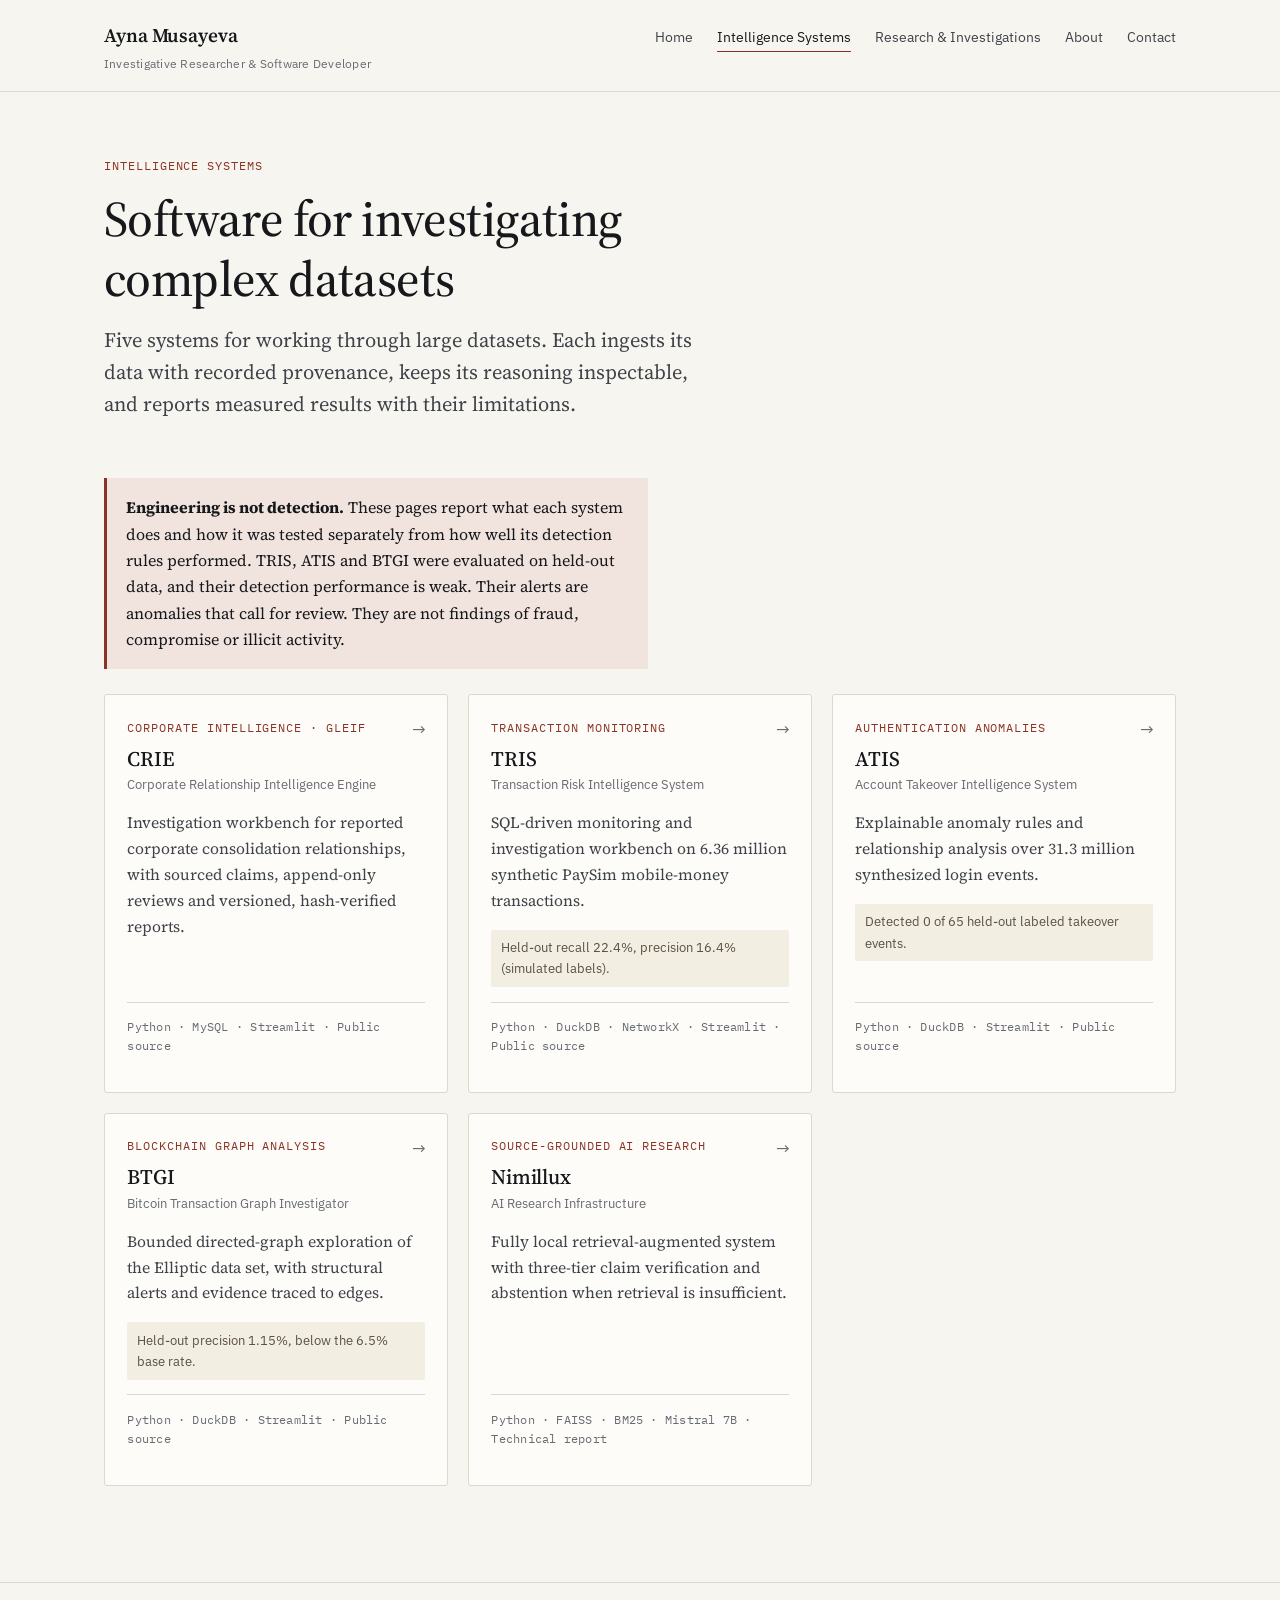
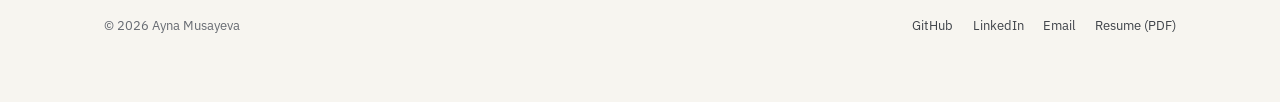
<file: systems.html>
<!doctype html>
<html lang="en">
<head>
<meta charset="utf-8">
<meta name="viewport" content="width=device-width, initial-scale=1">
<title>Intelligence Systems — Ayna Musayeva</title>
<meta name="description" content="Five analytical systems for corporate, financial, authentication, blockchain and document investigations, with measured results and limitations.">
<meta name="color-scheme" content="light dark">
<link rel="icon" href="data:,">
<link rel="preconnect" href="https://fonts.googleapis.com">
<link rel="preconnect" href="https://fonts.gstatic.com" crossorigin>
<link rel="stylesheet" href="https://fonts.googleapis.com/css2?family=IBM+Plex+Mono:wght@400;500&amp;family=IBM+Plex+Sans:wght@400;600&amp;family=Source+Serif+4:ital,opsz,wght@0,8..60,400;0,8..60,500;0,8..60,600;1,8..60,400&amp;display=swap">
<link rel="stylesheet" href="style.css">
</head>
<body id="top">
<a class="skip-link" href="#main">Skip to content</a>
<header class="site-header">
  <div class="container">
    <a class="wordmark" href="index.html">Ayna Musayeva<span>Investigative Researcher &amp; Software Developer</span></a>
    <nav class="site-nav" aria-label="Main">
      <ul>
        <li><a href="index.html">Home</a></li>
        <li><a href="systems.html" aria-current="page">Intelligence Systems</a></li>
        <li><a href="investigations.html">Research &amp; Investigations</a></li>
        <li><a href="about.html">About</a></li>
        <li><a href="contact.html">Contact</a></li>
      </ul>
    </nav>
  </div>
</header>
<main id="main">

<section class="page-head">
  <div class="container">
    <p class="kicker">Intelligence systems</p>
    <h1>Software for investigating complex datasets</h1>
    <p class="lede">Five systems for working through large datasets. Each ingests its data with recorded
      provenance, keeps its reasoning inspectable, and reports measured results with their
      limitations.</p>
  </div>
</section>

<section class="section flush">
  <div class="container">
    <div class="notice prose">
      <p><strong>Engineering is not detection.</strong> These pages report what each system does and
        how it was tested separately from how well its detection rules performed. TRIS, ATIS and BTGI
        were evaluated on held-out data, and their detection performance is weak. Their alerts are
        anomalies that call for review. They are not findings of fraud, compromise or illicit
        activity.</p>
    </div>

    <div class="cards">
      <div class="card">
        <span class="arrow" aria-hidden="true">&rarr;</span>
        <p class="kicker">Corporate intelligence · GLEIF</p>
        <h3><a href="crie.html">CRIE</a></h3>
        <p class="full">Corporate Relationship Intelligence Engine</p>
        <p class="summary">Investigation workbench for reported corporate consolidation relationships,
          with sourced claims, append-only reviews and versioned, hash-verified reports.</p>
        <p class="meta">Python · MySQL · Streamlit · Public source</p>
      </div>
      <div class="card">
        <span class="arrow" aria-hidden="true">&rarr;</span>
        <p class="kicker">Transaction monitoring</p>
        <h3><a href="tris.html">TRIS</a></h3>
        <p class="full">Transaction Risk Intelligence System</p>
        <p class="summary">SQL-driven monitoring and investigation workbench on 6.36 million synthetic
          PaySim mobile-money transactions.</p>
        <p class="result">Held-out recall 22.4%, precision 16.4% (simulated labels).</p>
        <p class="meta">Python · DuckDB · NetworkX · Streamlit · Public source</p>
      </div>
      <div class="card">
        <span class="arrow" aria-hidden="true">&rarr;</span>
        <p class="kicker">Authentication anomalies</p>
        <h3><a href="atis.html">ATIS</a></h3>
        <p class="full">Account Takeover Intelligence System</p>
        <p class="summary">Explainable anomaly rules and relationship analysis over 31.3 million
          synthesized login events.</p>
        <p class="result">Detected 0 of 65 held-out labeled takeover events.</p>
        <p class="meta">Python · DuckDB · Streamlit · Public source</p>
      </div>
      <div class="card">
        <span class="arrow" aria-hidden="true">&rarr;</span>
        <p class="kicker">Blockchain graph analysis</p>
        <h3><a href="btgi.html">BTGI</a></h3>
        <p class="full">Bitcoin Transaction Graph Investigator</p>
        <p class="summary">Bounded directed-graph exploration of the Elliptic data set, with structural
          alerts and evidence traced to edges.</p>
        <p class="result">Held-out precision 1.15%, below the 6.5% base rate.</p>
        <p class="meta">Python · DuckDB · Streamlit · Public source</p>
      </div>
      <div class="card">
        <span class="arrow" aria-hidden="true">&rarr;</span>
        <p class="kicker">Source-grounded AI research</p>
        <h3><a href="nimillux.html">Nimillux</a></h3>
        <p class="full">AI Research Infrastructure</p>
        <p class="summary">Fully local retrieval-augmented system with three-tier claim verification
          and abstention when retrieval is insufficient.</p>
        <p class="meta">Python · FAISS · BM25 · Mistral 7B · Technical report</p>
      </div>
    </div>
  </div>
</section>

</main>

<footer class="site-footer">
  <div class="container">
    <p>&copy; 2026 Ayna Musayeva</p>
    <ul>
      <li><a href="https://github.com/aynaamus" rel="noopener">GitHub</a></li>
      <li><a href="https://www.linkedin.com/in/ayna-musayeva-340612180/" rel="noopener">LinkedIn</a></li>
      <li><a href="mailto:aynamusayeva@gmail.com">Email</a></li>
      <li><a href="Ayna-Musayeva-Resume.pdf">Resume (PDF)</a></li>
    </ul>
  </div>
</footer>
</body>
</html>
</file>
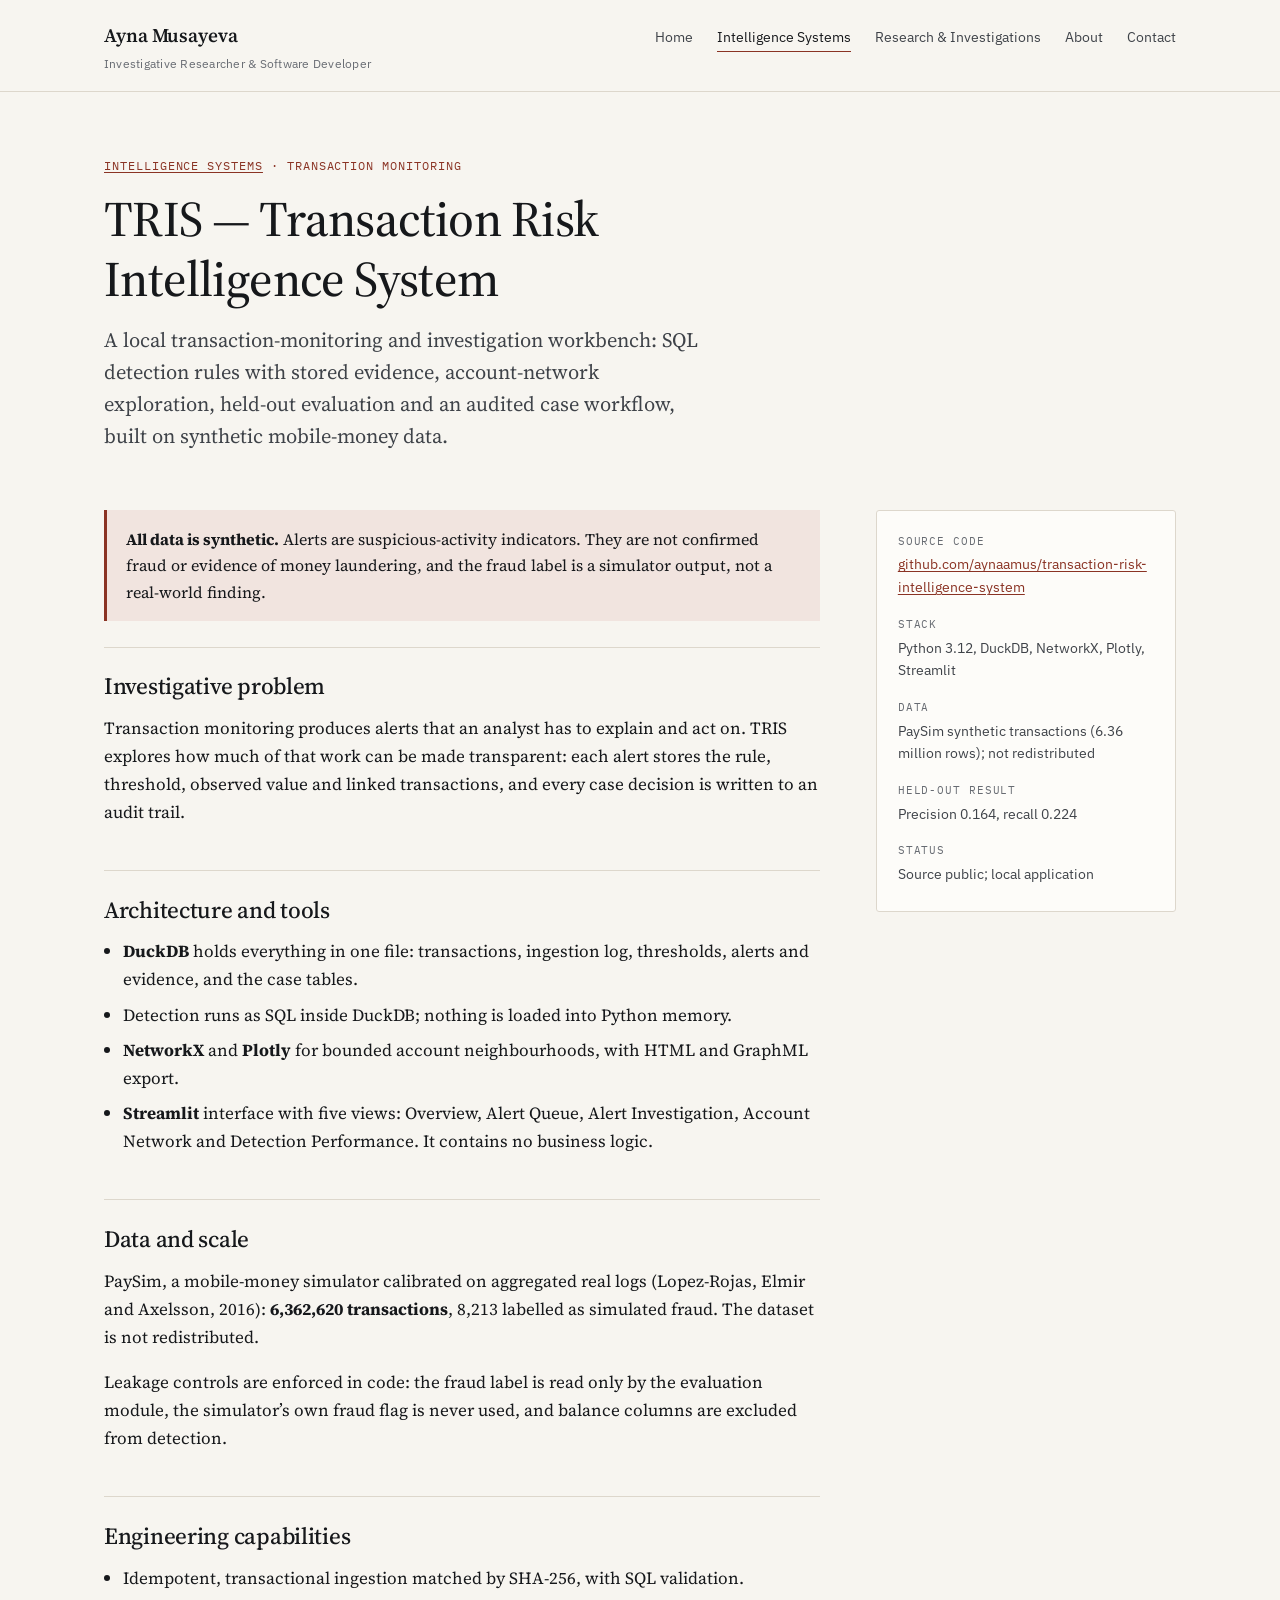
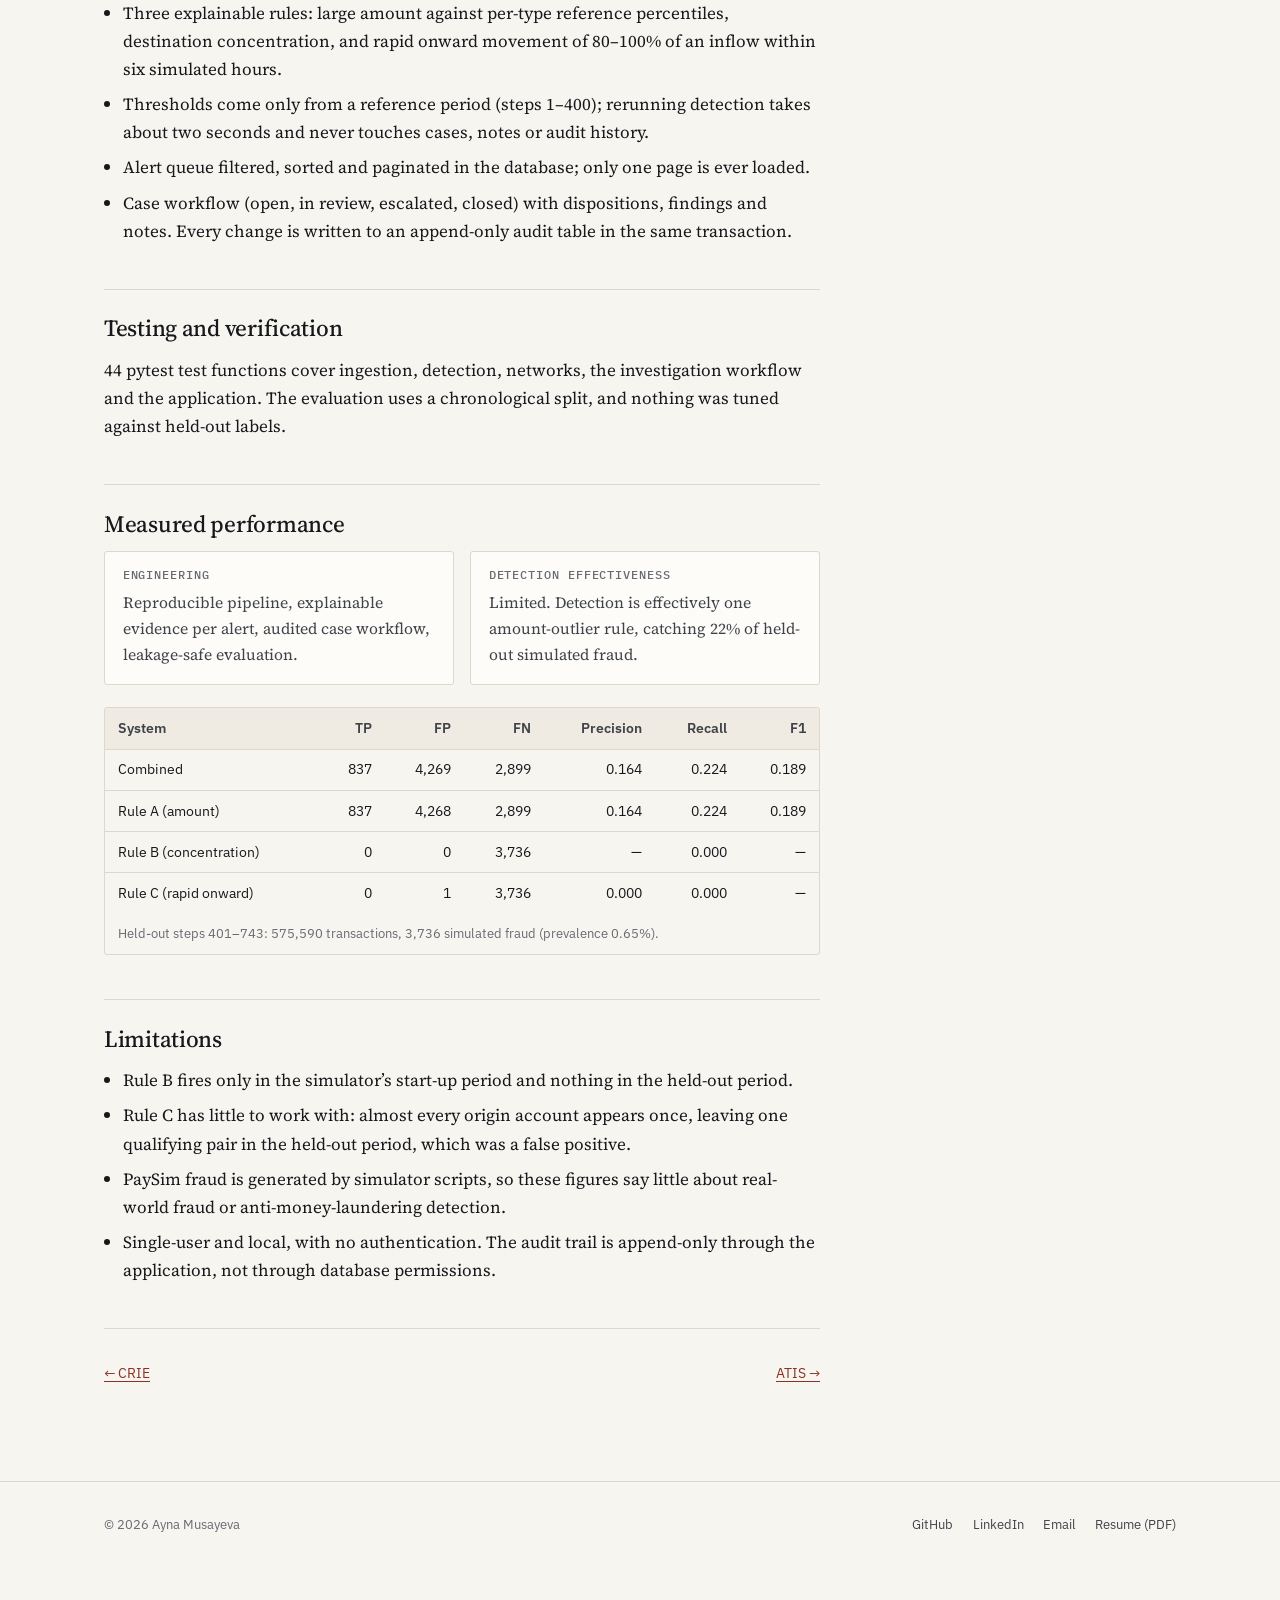
<file: tris.html>
<!doctype html>
<html lang="en">
<head>
<meta charset="utf-8">
<meta name="viewport" content="width=device-width, initial-scale=1">
<title>TRIS — Transaction Risk Intelligence System — Ayna Musayeva</title>
<meta name="description" content="TRIS: an explainable, SQL-driven transaction-monitoring and investigation workbench on synthetic PaySim data, with held-out evaluation and stated limitations.">
<meta name="color-scheme" content="light dark">
<link rel="icon" href="data:,">
<link rel="preconnect" href="https://fonts.googleapis.com">
<link rel="preconnect" href="https://fonts.gstatic.com" crossorigin>
<link rel="stylesheet" href="https://fonts.googleapis.com/css2?family=IBM+Plex+Mono:wght@400;500&amp;family=IBM+Plex+Sans:wght@400;600&amp;family=Source+Serif+4:ital,opsz,wght@0,8..60,400;0,8..60,500;0,8..60,600;1,8..60,400&amp;display=swap">
<link rel="stylesheet" href="style.css">
</head>
<body id="top">
<a class="skip-link" href="#main">Skip to content</a>
<header class="site-header">
  <div class="container">
    <a class="wordmark" href="index.html">Ayna Musayeva<span>Investigative Researcher &amp; Software Developer</span></a>
    <nav class="site-nav" aria-label="Main">
      <ul>
        <li><a href="index.html">Home</a></li>
        <li><a href="systems.html" aria-current="page">Intelligence Systems</a></li>
        <li><a href="investigations.html">Research &amp; Investigations</a></li>
        <li><a href="about.html">About</a></li>
        <li><a href="contact.html">Contact</a></li>
      </ul>
    </nav>
  </div>
</header>
<main id="main">

<section class="page-head">
  <div class="container">
    <p class="kicker"><a href="systems.html">Intelligence systems</a> · Transaction monitoring</p>
    <h1>TRIS — Transaction Risk Intelligence System</h1>
    <p class="lede">A local transaction-monitoring and investigation workbench: SQL detection rules with
      stored evidence, account-network exploration, held-out evaluation and an audited case workflow,
      built on synthetic mobile-money data.</p>
  </div>
</section>

<div class="container">
<div class="project">
<article>

  <div class="notice">
    <p><strong>All data is synthetic.</strong> Alerts are suspicious-activity indicators. They are not
      confirmed fraud or evidence of money laundering, and the fraud label is a simulator output, not a
      real-world finding.</p>
  </div>

  <section>
    <h2>Investigative problem</h2>
    <p>Transaction monitoring produces alerts that an analyst has to explain and act on. TRIS explores
      how much of that work can be made transparent: each alert stores the rule, threshold, observed
      value and linked transactions, and every case decision is written to an audit trail.</p>
  </section>

  <section>
    <h2>Architecture and tools</h2>
    <ul>
      <li><strong>DuckDB</strong> holds everything in one file: transactions, ingestion log, thresholds,
        alerts and evidence, and the case tables.</li>
      <li>Detection runs as SQL inside DuckDB; nothing is loaded into Python memory.</li>
      <li><strong>NetworkX</strong> and <strong>Plotly</strong> for bounded account neighbourhoods, with
        HTML and GraphML export.</li>
      <li><strong>Streamlit</strong> interface with five views: Overview, Alert Queue, Alert
        Investigation, Account Network and Detection Performance. It contains no business logic.</li>
    </ul>
  </section>

  <section>
    <h2>Data and scale</h2>
    <p>PaySim, a mobile-money simulator calibrated on aggregated real logs (Lopez-Rojas, Elmir and
      Axelsson, 2016): <strong>6,362,620 transactions</strong>, 8,213 labelled as simulated fraud. The
      dataset is not redistributed.</p>
    <p>Leakage controls are enforced in code: the fraud label is read only by the evaluation module, the
      simulator’s own fraud flag is never used, and balance columns are excluded from detection.</p>
  </section>

  <section>
    <h2>Engineering capabilities</h2>
    <ul>
      <li>Idempotent, transactional ingestion matched by SHA-256, with SQL validation.</li>
      <li>Three explainable rules: large amount against per-type reference percentiles, destination
        concentration, and rapid onward movement of 80–100% of an inflow within six simulated hours.</li>
      <li>Thresholds come only from a reference period (steps 1–400); rerunning detection takes about
        two seconds and never touches cases, notes or audit history.</li>
      <li>Alert queue filtered, sorted and paginated in the database; only one page is ever loaded.</li>
      <li>Case workflow (open, in review, escalated, closed) with dispositions, findings and notes. Every
        change is written to an append-only audit table in the same transaction.</li>
    </ul>
  </section>

  <section>
    <h2>Testing and verification</h2>
    <p>44 pytest test functions cover ingestion, detection, networks, the investigation workflow and the
      application. The evaluation uses a chronological split, and nothing was tuned against held-out
      labels.</p>
  </section>

  <section>
    <h2>Measured performance</h2>
    <div class="split">
      <div><h3>Engineering</h3><p>Reproducible pipeline, explainable evidence per alert, audited case
        workflow, leakage-safe evaluation.</p></div>
      <div><h3>Detection effectiveness</h3><p>Limited. Detection is effectively one amount-outlier rule,
        catching 22% of held-out simulated fraud.</p></div>
    </div>
    <div class="table-wrap">
      <table>
        <caption>Held-out steps 401–743: 575,590 transactions, 3,736 simulated fraud (prevalence 0.65%).</caption>
        <thead><tr><th>System</th><th class="num">TP</th><th class="num">FP</th><th class="num">FN</th><th class="num">Precision</th><th class="num">Recall</th><th class="num">F1</th></tr></thead>
        <tbody>
          <tr><td>Combined</td><td class="num">837</td><td class="num">4,269</td><td class="num">2,899</td><td class="num">0.164</td><td class="num">0.224</td><td class="num">0.189</td></tr>
          <tr><td>Rule A (amount)</td><td class="num">837</td><td class="num">4,268</td><td class="num">2,899</td><td class="num">0.164</td><td class="num">0.224</td><td class="num">0.189</td></tr>
          <tr><td>Rule B (concentration)</td><td class="num">0</td><td class="num">0</td><td class="num">3,736</td><td class="num">—</td><td class="num">0.000</td><td class="num">—</td></tr>
          <tr><td>Rule C (rapid onward)</td><td class="num">0</td><td class="num">1</td><td class="num">3,736</td><td class="num">0.000</td><td class="num">0.000</td><td class="num">—</td></tr>
        </tbody>
      </table>
    </div>
  </section>

  <section>
    <h2>Limitations</h2>
    <ul>
      <li>Rule B fires only in the simulator’s start-up period and nothing in the held-out period.</li>
      <li>Rule C has little to work with: almost every origin account appears once, leaving one
        qualifying pair in the held-out period, which was a false positive.</li>
      <li>PaySim fraud is generated by simulator scripts, so these figures say little about real-world
        fraud or anti-money-laundering detection.</li>
      <li>Single-user and local, with no authentication. The audit trail is append-only through the
        application, not through database permissions.</li>
    </ul>
  </section>

  <nav class="pager" aria-label="Projects">
    <a href="crie.html">&larr; CRIE</a>
    <a href="atis.html">ATIS &rarr;</a>
  </nav>
</article>

<aside class="facts" aria-label="Project facts">
  <dl>
    <dt>Source code</dt>
    <dd><a href="https://github.com/aynaamus/transaction-risk-intelligence-system" rel="noopener">github.com/aynaamus/transaction-risk-intelligence-system</a></dd>
    <dt>Stack</dt>
    <dd>Python 3.12, DuckDB, NetworkX, Plotly, Streamlit</dd>
    <dt>Data</dt>
    <dd>PaySim synthetic transactions (6.36 million rows); not redistributed</dd>
    <dt>Held-out result</dt>
    <dd>Precision 0.164, recall 0.224</dd>
    <dt>Status</dt>
    <dd>Source public; local application</dd>
  </dl>
</aside>
</div>
</div>

</main>

<footer class="site-footer">
  <div class="container">
    <p>&copy; 2026 Ayna Musayeva</p>
    <ul>
      <li><a href="https://github.com/aynaamus" rel="noopener">GitHub</a></li>
      <li><a href="https://www.linkedin.com/in/ayna-musayeva-340612180/" rel="noopener">LinkedIn</a></li>
      <li><a href="mailto:aynamusayeva@gmail.com">Email</a></li>
      <li><a href="Ayna-Musayeva-Resume.pdf">Resume (PDF)</a></li>
    </ul>
  </div>
</footer>
</body>
</html>
</file>
<file: style.css>
/* Ayna Musayeva — site styles. Static, no build step. */

:root {
  --paper: #f7f5f0;
  --paper-raised: #fdfcf9;
  --paper-sunk: #efebe3;
  --ink: #16181b;
  --ink-soft: #3f4349;
  --ink-faint: #676b72;
  --line: #ddd7cc;
  --line-strong: #c7bfb1;
  --accent: #8a3324;
  --accent-soft: #f1e4df;
  --note: #5a5040;
  --note-bg: #f3eee2;
  --serif: "Source Serif 4", "Iowan Old Style", "Palatino Linotype", Palatino, Georgia, serif;
  --sans: "IBM Plex Sans", -apple-system, BlinkMacSystemFont, "Segoe UI", Helvetica, Arial, sans-serif;
  --mono: "IBM Plex Mono", ui-monospace, SFMono-Regular, Menlo, Consolas, monospace;
  --measure: 68ch;
  --wide: 1120px;
  color-scheme: light;
}

@media (prefers-color-scheme: dark) {
  :root:not([data-theme="light"]) {
    --paper: #141517;
    --paper-raised: #1b1d20;
    --paper-sunk: #101113;
    --ink: #ece9e3;
    --ink-soft: #c4c0b8;
    --ink-faint: #9a968f;
    --line: #2e3136;
    --line-strong: #43474d;
    --accent: #e3907c;
    --accent-soft: #2c1f1b;
    --note: #d8cdb6;
    --note-bg: #22201b;
    color-scheme: dark;
  }
}

* { box-sizing: border-box; }

html { scroll-behavior: smooth; -webkit-text-size-adjust: 100%; }
@media (prefers-reduced-motion: reduce) { html { scroll-behavior: auto; } * { transition: none !important; } }

body {
  margin: 0;
  background: var(--paper);
  color: var(--ink);
  font-family: var(--serif);
  font-size: 1.0625rem;
  line-height: 1.65;
  -webkit-font-smoothing: antialiased;
  text-rendering: optimizeLegibility;
}

img { max-width: 100%; height: auto; }

a { color: var(--accent); text-underline-offset: 0.18em; text-decoration-thickness: 1px; }
a:hover { text-decoration-thickness: 2px; }
:focus-visible { outline: 2px solid var(--accent); outline-offset: 3px; border-radius: 2px; }

.skip-link {
  position: absolute; left: 1rem; top: -3rem; z-index: 10;
  background: var(--ink); color: var(--paper); padding: 0.5rem 0.8rem;
  font-family: var(--sans); font-size: 0.9rem; text-decoration: none;
}
.skip-link:focus { top: 1rem; }

.container { max-width: var(--wide); margin: 0 auto; padding: 0 1.5rem; }
.prose { max-width: var(--measure); }

/* ---------- Header ---------- */

.site-header { border-bottom: 1px solid var(--line); background: var(--paper); }
.site-header .container {
  display: flex; flex-wrap: wrap; align-items: baseline; justify-content: space-between;
  gap: 0.6rem 2rem; padding-top: 1.25rem; padding-bottom: 1.1rem;
}
.wordmark {
  font-family: var(--serif); font-size: 1.2rem; font-weight: 600; letter-spacing: -0.005em;
  color: var(--ink); text-decoration: none;
}
.wordmark span { display: block; font-family: var(--sans); font-weight: 400; font-size: 0.78rem;
  letter-spacing: 0.02em; color: var(--ink-faint); margin-top: 0.1rem; }

.site-nav ul { list-style: none; margin: 0; padding: 0; display: flex; flex-wrap: wrap; gap: 0.2rem 1.5rem; }
.site-nav a {
  font-family: var(--sans); font-size: 0.88rem; color: var(--ink-soft); text-decoration: none;
  padding: 0.3rem 0; border-bottom: 1px solid transparent;
}
.site-nav a:hover { color: var(--ink); border-bottom-color: var(--line-strong); }
.site-nav a[aria-current="page"] { color: var(--ink); border-bottom-color: var(--accent); }

/* ---------- Type ---------- */

h1, h2, h3 { font-family: var(--serif); font-weight: 500; letter-spacing: -0.012em; line-height: 1.2; color: var(--ink); }
h1 { font-size: clamp(2rem, 4.2vw, 3.1rem); margin: 0 0 1rem; }
h2 { font-size: clamp(1.45rem, 2.4vw, 1.85rem); margin: 0 0 0.8rem; }
h3 { font-size: 1.2rem; margin: 0 0 0.5rem; font-weight: 600; }
p { margin: 0 0 1.1rem; }

.kicker {
  font-family: var(--mono); font-size: 0.74rem; letter-spacing: 0.08em; text-transform: uppercase;
  color: var(--accent); margin: 0 0 0.9rem;
}
.lede { font-size: clamp(1.12rem, 1.6vw, 1.3rem); line-height: 1.55; color: var(--ink-soft); max-width: 60ch; }
.muted { color: var(--ink-faint); }
.small { font-family: var(--sans); font-size: 0.86rem; }

/* ---------- Sections ---------- */

main { display: block; }
.section { padding: 4rem 0; border-top: 1px solid var(--line); }
.section.flush { padding-top: 0; border-top: none; }
.section-head { display: flex; flex-wrap: wrap; align-items: baseline; justify-content: space-between; gap: 0.5rem 2rem; margin-bottom: 2rem; }
.section-head h2 { margin: 0; }
.section-head a { font-family: var(--sans); font-size: 0.9rem; }

.hero { padding: 5rem 0 4rem; }
.hero h1 { max-width: 20ch; font-size: clamp(2.2rem, 5vw, 3.6rem); }
.hero .identity { font-family: var(--sans); font-size: 0.95rem; color: var(--ink-soft); margin: 0 0 2rem; }
.hero .identity strong { color: var(--ink); font-weight: 600; }

.page-head { padding: 4rem 0 2.5rem; }
.page-head h1 { max-width: 24ch; }

.two-col { display: grid; grid-template-columns: repeat(auto-fit, minmax(280px, 1fr)); gap: 2rem 3rem; }
.strength { border-top: 2px solid var(--ink); padding-top: 1.1rem; }
.strength h3 { font-size: 1.25rem; }
.strength p { color: var(--ink-soft); margin: 0; }

.actions { display: flex; flex-wrap: wrap; gap: 0.75rem 1rem; font-family: var(--sans); font-size: 0.92rem; margin-top: 2rem; }
.button {
  display: inline-block; padding: 0.6rem 1rem; border: 1px solid var(--ink); color: var(--ink);
  text-decoration: none; border-radius: 2px;
}
.button:hover { background: var(--ink); color: var(--paper); }
.button.primary { background: var(--ink); color: var(--paper); }
.button.primary:hover { background: var(--accent); border-color: var(--accent); }

/* ---------- Project cards ---------- */

.cards { display: grid; grid-template-columns: repeat(auto-fill, minmax(300px, 1fr)); gap: 1.25rem; }
.card {
  position: relative; display: flex; flex-direction: column;
  background: var(--paper-raised); border: 1px solid var(--line); border-radius: 3px;
  padding: 1.4rem 1.4rem 1.2rem; transition: border-color 0.15s ease, transform 0.15s ease;
}
.card:hover { border-color: var(--line-strong); transform: translateY(-2px); }
.card .kicker { margin-bottom: 0.6rem; padding-right: 1.5rem; }
.card h3 { font-size: 1.3rem; font-weight: 500; margin-bottom: 0.15rem; }
.card h3 a { color: var(--ink); text-decoration: none; }
.card h3 a::after { content: ""; position: absolute; inset: 0; } /* whole card clickable */
.card .full { font-family: var(--sans); font-size: 0.82rem; color: var(--ink-faint); margin: 0 0 0.9rem; }
.card p.summary { font-size: 0.98rem; color: var(--ink-soft); margin-bottom: 1rem; }
.card .meta { margin-top: auto; padding-top: 0.9rem; border-top: 1px solid var(--line); font-family: var(--mono); font-size: 0.72rem; color: var(--ink-faint); letter-spacing: 0.02em; }
.card .result { font-family: var(--sans); font-size: 0.82rem; color: var(--note); background: var(--note-bg); padding: 0.45rem 0.6rem; border-radius: 2px; margin: 0 0 0.9rem; }
.card .arrow { position: absolute; top: 1.3rem; right: 1.3rem; color: var(--ink-faint); font-family: var(--sans); transition: transform 0.15s ease, color 0.15s ease; }
.card:hover .arrow { transform: translateX(3px); color: var(--accent); }

/* ---------- Research feature / lists ---------- */

.feature {
  display: grid; grid-template-columns: minmax(0, 1.1fr) minmax(0, 1fr); gap: 2.5rem;
  background: var(--paper-raised); border: 1px solid var(--line); padding: 2.2rem; border-radius: 3px;
}
.feature h3 { font-size: 1.6rem; font-weight: 500; }
.chapters { list-style: none; margin: 0; padding: 0; counter-reset: ch; }
.chapters li { counter-increment: ch; border-top: 1px solid var(--line); }
.chapters li:last-child { border-bottom: 1px solid var(--line); }
.chapters a { display: grid; grid-template-columns: 2.2rem 1fr; gap: 0.5rem; padding: 0.7rem 0; color: var(--ink); text-decoration: none; }
.chapters a::before { content: counter(ch, decimal-leading-zero); font-family: var(--mono); font-size: 0.75rem; color: var(--ink-faint); padding-top: 0.25rem; }
.chapters a:hover .t { color: var(--accent); }
.chapters .t { display: block; font-size: 1.02rem; }
.chapters .s { display: block; font-family: var(--sans); font-size: 0.82rem; color: var(--ink-faint); }

.linklist { list-style: none; padding: 0; margin: 0; border-top: 1px solid var(--line); }
.linklist li { border-bottom: 1px solid var(--line); }
.linklist a { display: flex; justify-content: space-between; align-items: baseline; gap: 1rem; padding: 1rem 0.1rem; color: var(--ink); text-decoration: none; }
.linklist a:hover { color: var(--accent); }
.linklist .label { font-weight: 600; }
.linklist .sub { display: block; font-family: var(--sans); font-size: 0.84rem; color: var(--ink-faint); margin-top: 0.1rem; }
.linklist .go { font-family: var(--sans); color: var(--ink-faint); flex-shrink: 0; }

/* ---------- Project page ---------- */

.project { display: grid; grid-template-columns: minmax(0, 1fr) 300px; gap: 3.5rem; align-items: start; padding-bottom: 4rem; }
.project article > section { margin-bottom: 2.75rem; }
.project article h2 { font-size: 1.45rem; padding-top: 1.6rem; border-top: 1px solid var(--line); }
.project article ul { padding-left: 1.2rem; margin: 0 0 1.1rem; }
.project article li { margin-bottom: 0.45rem; }
.facts { position: sticky; top: 1.5rem; background: var(--paper-raised); border: 1px solid var(--line); border-radius: 3px; padding: 1.3rem 1.3rem 0.6rem; font-family: var(--sans); font-size: 0.86rem; }
.facts dl { margin: 0; }
.facts dt { font-family: var(--mono); font-size: 0.7rem; letter-spacing: 0.08em; text-transform: uppercase; color: var(--ink-faint); }
.facts dd { margin: 0.2rem 0 1rem; color: var(--ink-soft); }
.facts a { overflow-wrap: anywhere; }

.notice { border-left: 3px solid var(--accent); background: var(--accent-soft); padding: 1rem 1.2rem; margin: 0 0 1.6rem; font-size: 1rem; }
.notice p:last-child { margin-bottom: 0; }

.split { display: grid; grid-template-columns: 1fr 1fr; gap: 1rem; margin: 0 0 1.4rem; }
.split > div { border: 1px solid var(--line); padding: 1rem 1.1rem; border-radius: 3px; background: var(--paper-raised); }
.split h3 { font-family: var(--mono); font-size: 0.72rem; font-weight: 500; letter-spacing: 0.08em; text-transform: uppercase; color: var(--ink-faint); }
.split p { font-size: 0.98rem; margin: 0; color: var(--ink-soft); }

.table-wrap { overflow-x: auto; margin: 0 0 1.2rem; border: 1px solid var(--line); border-radius: 3px; }
table { border-collapse: collapse; width: 100%; font-family: var(--sans); font-size: 0.86rem; font-variant-numeric: tabular-nums; }
th, td { text-align: left; padding: 0.55rem 0.8rem; border-bottom: 1px solid var(--line); white-space: nowrap; }
th { font-weight: 600; background: var(--paper-sunk); color: var(--ink-soft); }
tr:last-child td { border-bottom: none; }
td.num, th.num { text-align: right; }
caption { caption-side: bottom; text-align: left; padding: 0.6rem 0.8rem; font-size: 0.8rem; color: var(--ink-faint); white-space: normal; }

code { font-family: var(--mono); font-size: 0.86em; background: var(--paper-sunk); padding: 0.08em 0.3em; border-radius: 2px; }

.pager { display: flex; flex-wrap: wrap; justify-content: space-between; gap: 1rem; padding: 2rem 0 0; border-top: 1px solid var(--line); font-family: var(--sans); font-size: 0.9rem; }

/* ---------- Contact ---------- */

.contact-grid { display: grid; grid-template-columns: repeat(auto-fit, minmax(220px, 1fr)); gap: 1rem; }
.contact-grid a { display: block; border: 1px solid var(--line); background: var(--paper-raised); padding: 1.2rem; border-radius: 3px; color: var(--ink); text-decoration: none; }
.contact-grid a:hover { border-color: var(--accent); }
.contact-grid .k { display: block; font-family: var(--mono); font-size: 0.7rem; letter-spacing: 0.08em; text-transform: uppercase; color: var(--ink-faint); margin-bottom: 0.35rem; }
.contact-grid .v { font-family: var(--sans); font-size: 0.95rem; overflow-wrap: anywhere; }

/* ---------- Footer ---------- */

.site-footer { border-top: 1px solid var(--line); margin-top: 2rem; padding: 2rem 0 3rem; font-family: var(--sans); font-size: 0.82rem; color: var(--ink-faint); }
.site-footer .container { display: flex; flex-wrap: wrap; justify-content: space-between; gap: 1rem; }
.site-footer ul { list-style: none; margin: 0; padding: 0; display: flex; flex-wrap: wrap; gap: 1.2rem; }
.site-footer a { color: var(--ink-soft); text-decoration: none; }
.site-footer a:hover { color: var(--accent); }

/* ---------- Research reading page (existing article markup, unchanged) ---------- */

.reading { max-width: 720px; margin: 0 auto; padding: 3.5rem 1.5rem 4rem; }
.doc-header { margin-bottom: 2.5rem; padding-bottom: 2rem; border-bottom: 1px solid var(--line); }
.doc-header h1 { font-size: clamp(1.9rem, 4vw, 2.6rem); }
.doc-header .role { font-family: var(--sans); color: var(--ink-faint); margin: 0; }
.toc { font-family: var(--sans); background: var(--paper-raised); border: 1px solid var(--line); border-radius: 3px; padding: 1.4rem 1.6rem; margin-bottom: 3.5rem; }
.toc p { margin: 0 0 0.8rem; font-family: var(--mono); font-size: 0.72rem; text-transform: uppercase; letter-spacing: 0.08em; color: var(--ink-faint); }
.toc ol { margin: 0; padding-left: 1.2rem; font-size: 0.95rem; }
.toc li { margin-bottom: 0.45rem; }
.toc a { color: var(--ink); text-decoration: none; }
.toc a:hover { color: var(--accent); text-decoration: underline; }
.reading article h2 { font-size: 1.6rem; font-weight: 500; margin: 3.5rem 0 0.3rem; padding-top: 2rem; border-top: 1px solid var(--line); }
.reading article h2:first-child { margin-top: 0; padding-top: 0; border-top: none; }
.reading article .tagline { font-style: italic; color: var(--ink-faint); font-size: 0.98rem; margin-bottom: 1.6rem; }
.reading article p { font-size: 1.06rem; }
.reading article h2 + p em { color: var(--ink-faint); }
sup a { text-decoration: none; color: var(--accent); }
.footnotes { margin-top: 4rem; padding-top: 2rem; border-top: 1px solid var(--line); font-family: var(--sans); font-size: 0.82rem; color: var(--ink-soft); }
.footnotes ol { padding-left: 1.2rem; }
.footnotes li { margin-bottom: 0.6rem; }
.reading .footnotes p { margin: 0; font-size: 0.82rem; }
.footnote-back { margin-left: 0.3rem; }
.back-to-top { display: inline-block; margin-top: 3rem; font-family: var(--sans); font-size: 0.85rem; }

/* ---------- Responsive ---------- */

@media (max-width: 900px) {
  .project { grid-template-columns: minmax(0, 1fr); gap: 2rem; }
  .facts { position: static; order: -1; }
  .feature { grid-template-columns: 1fr; padding: 1.5rem; gap: 1.5rem; }
}
@media (max-width: 560px) {
  body { font-size: 1rem; }
  .container { padding: 0 1rem; }
  .reading { padding: 2.5rem 1rem 3rem; }
  .hero { padding: 3rem 0 2.5rem; }
  .page-head { padding: 2.5rem 0 1.5rem; }
  .section { padding: 2.75rem 0; }
  .split { grid-template-columns: 1fr; }
  .site-nav ul { gap: 0.2rem 1.1rem; }
  .cards { grid-template-columns: minmax(0, 1fr); }
}

@media print {
  .site-header, .site-footer, .skip-link, .back-to-top { display: none; }
  body { background: #fff; color: #000; }
}
</file>
